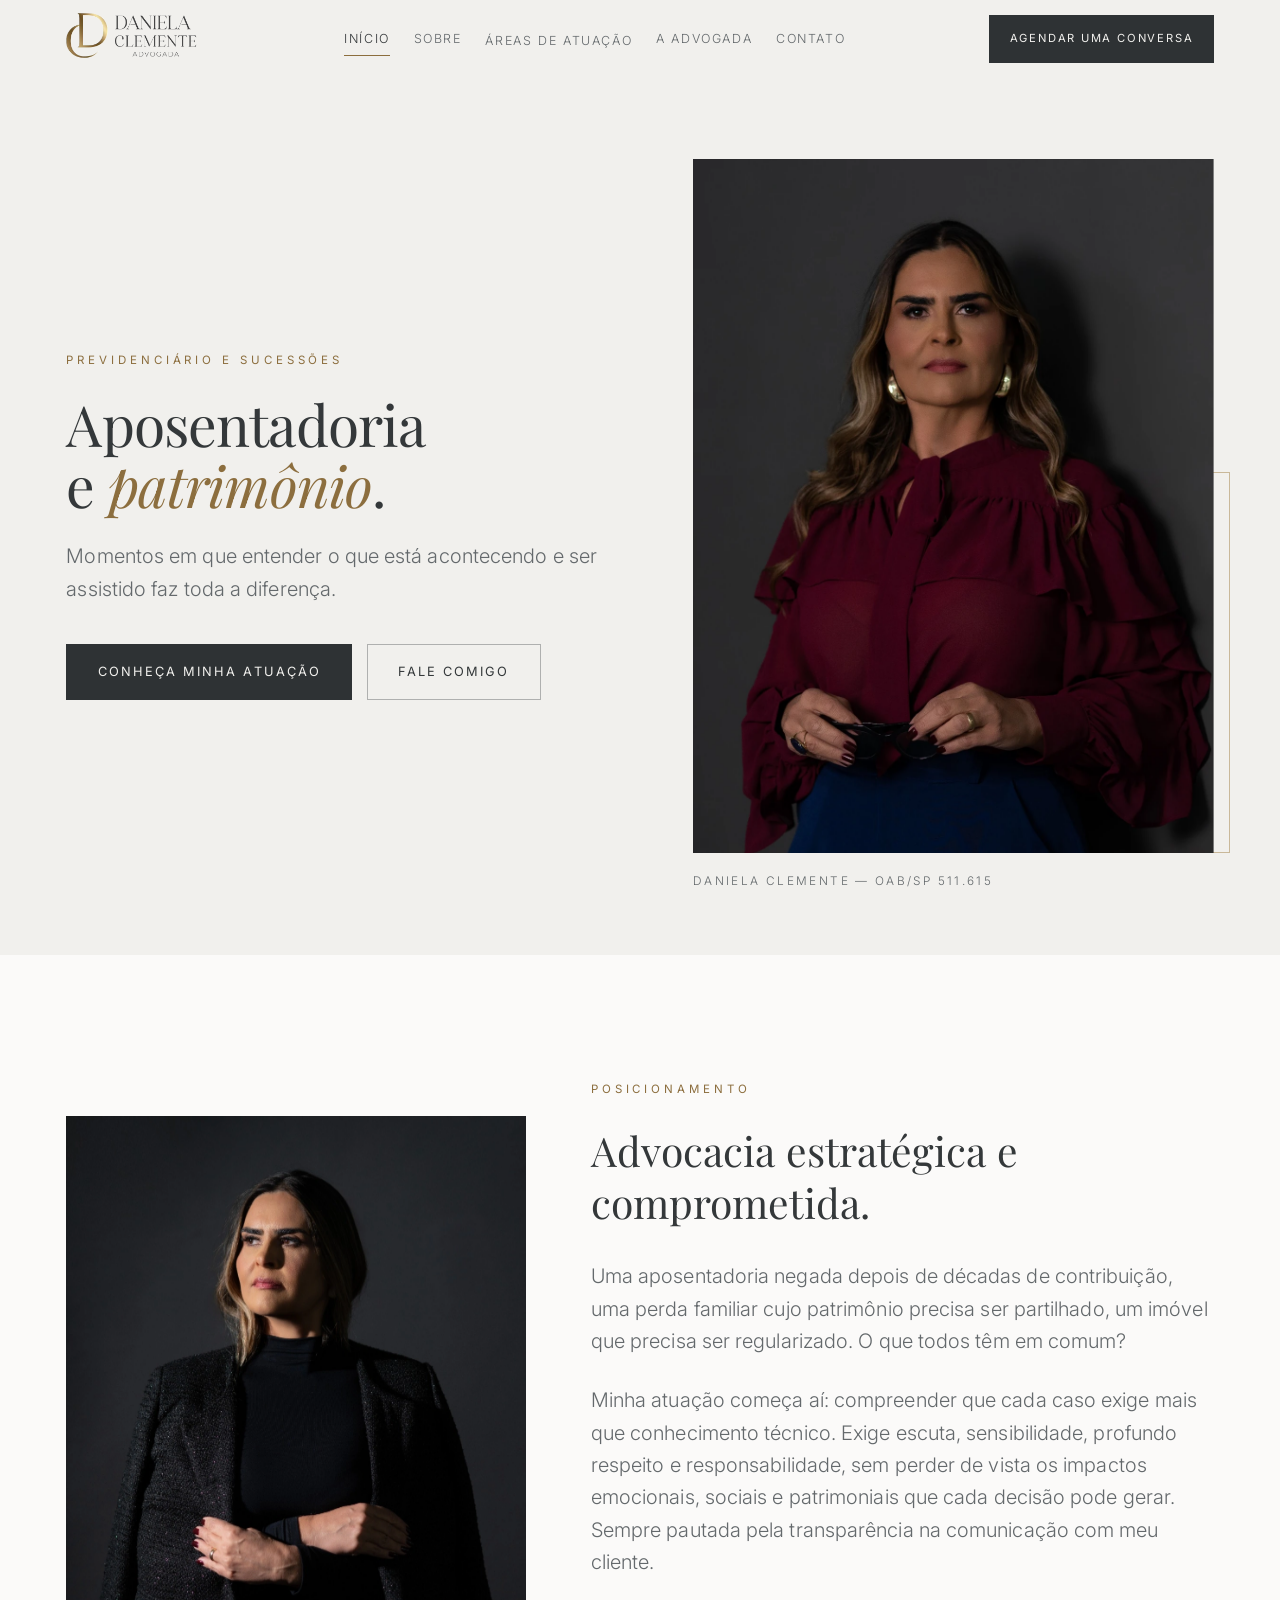
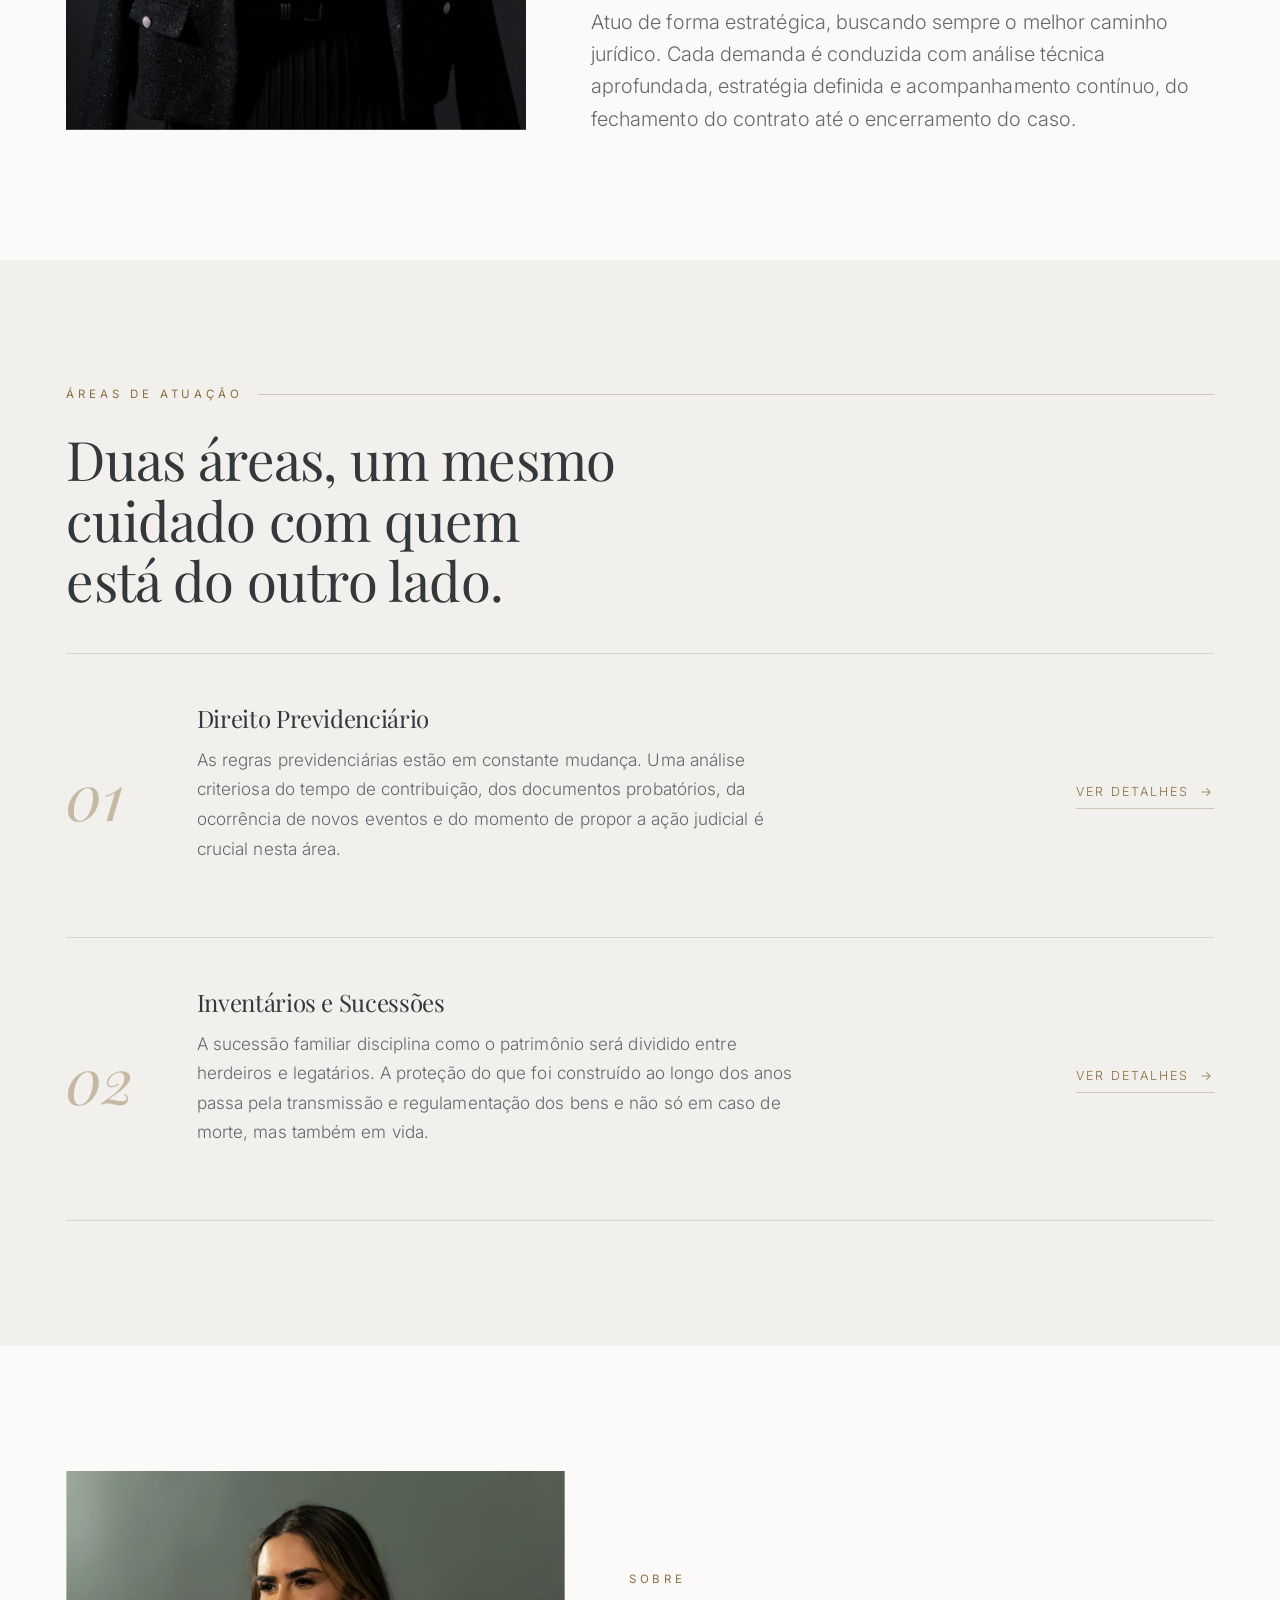
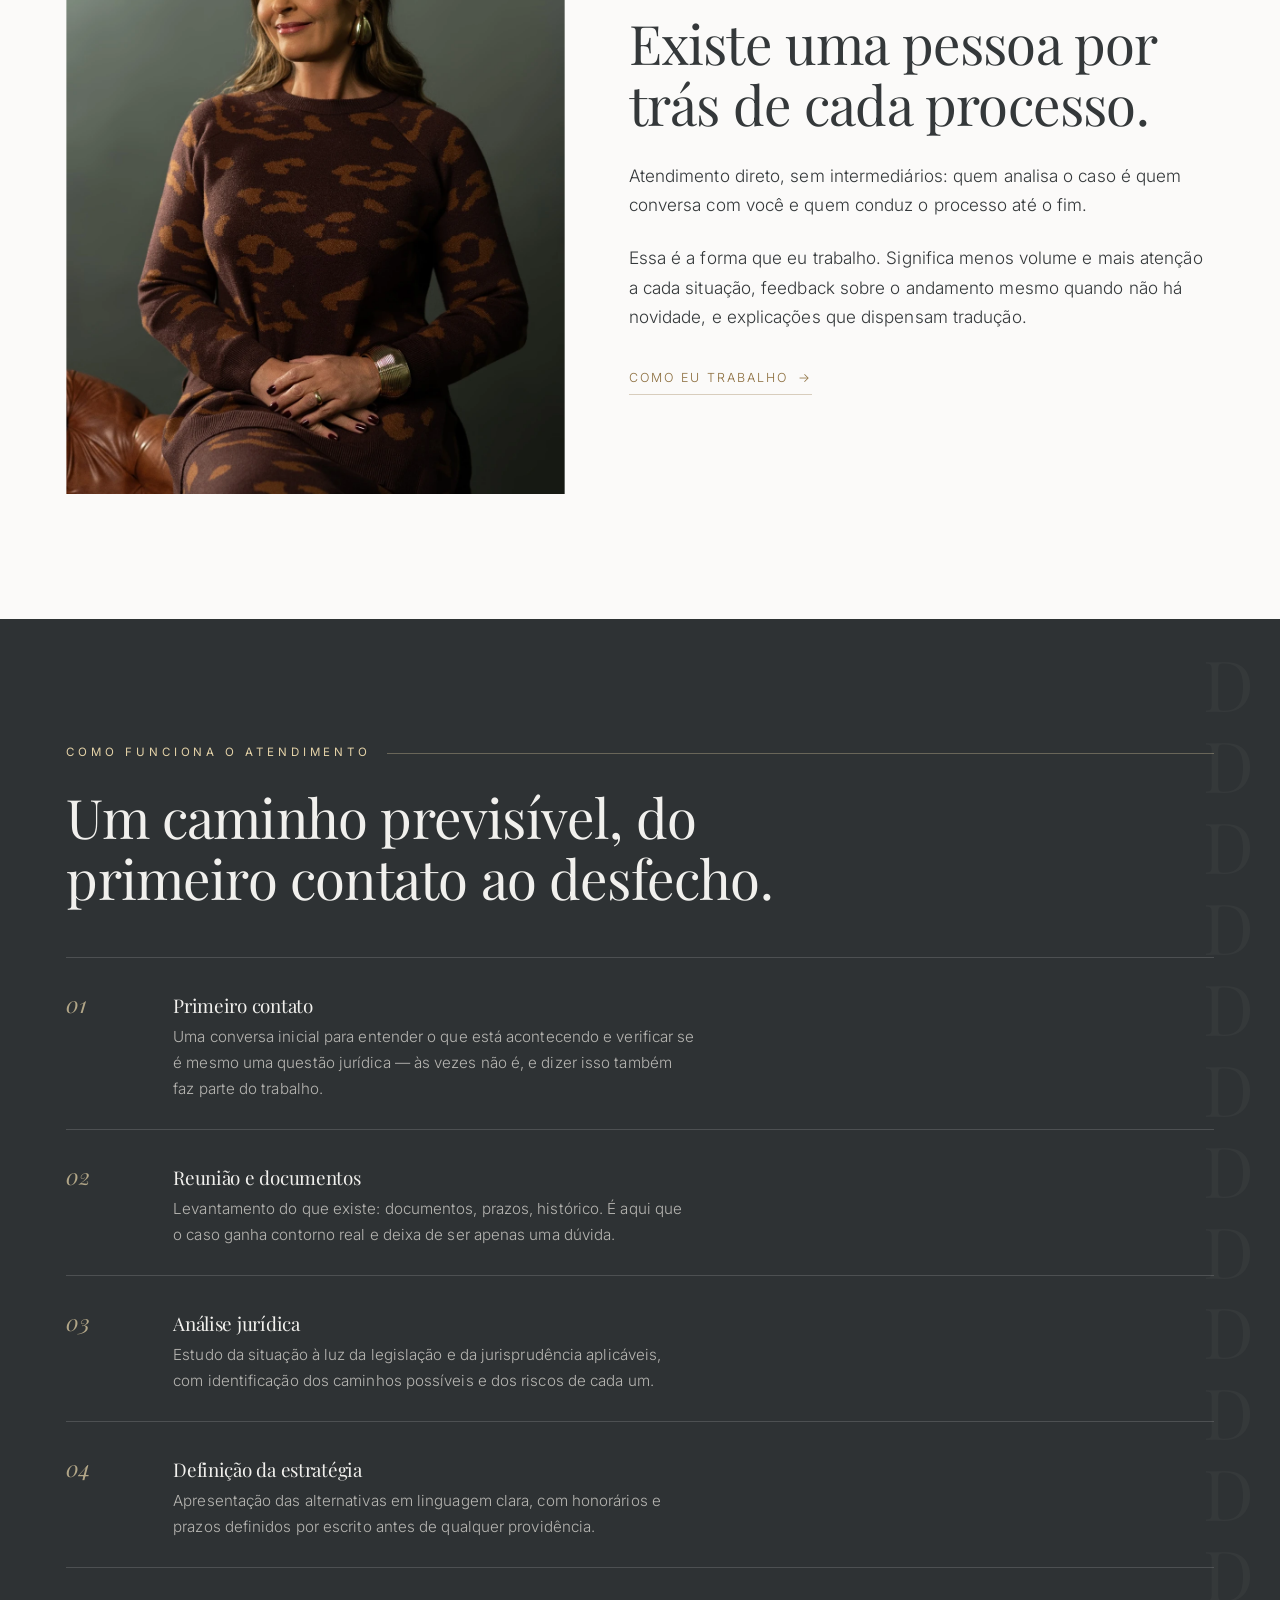
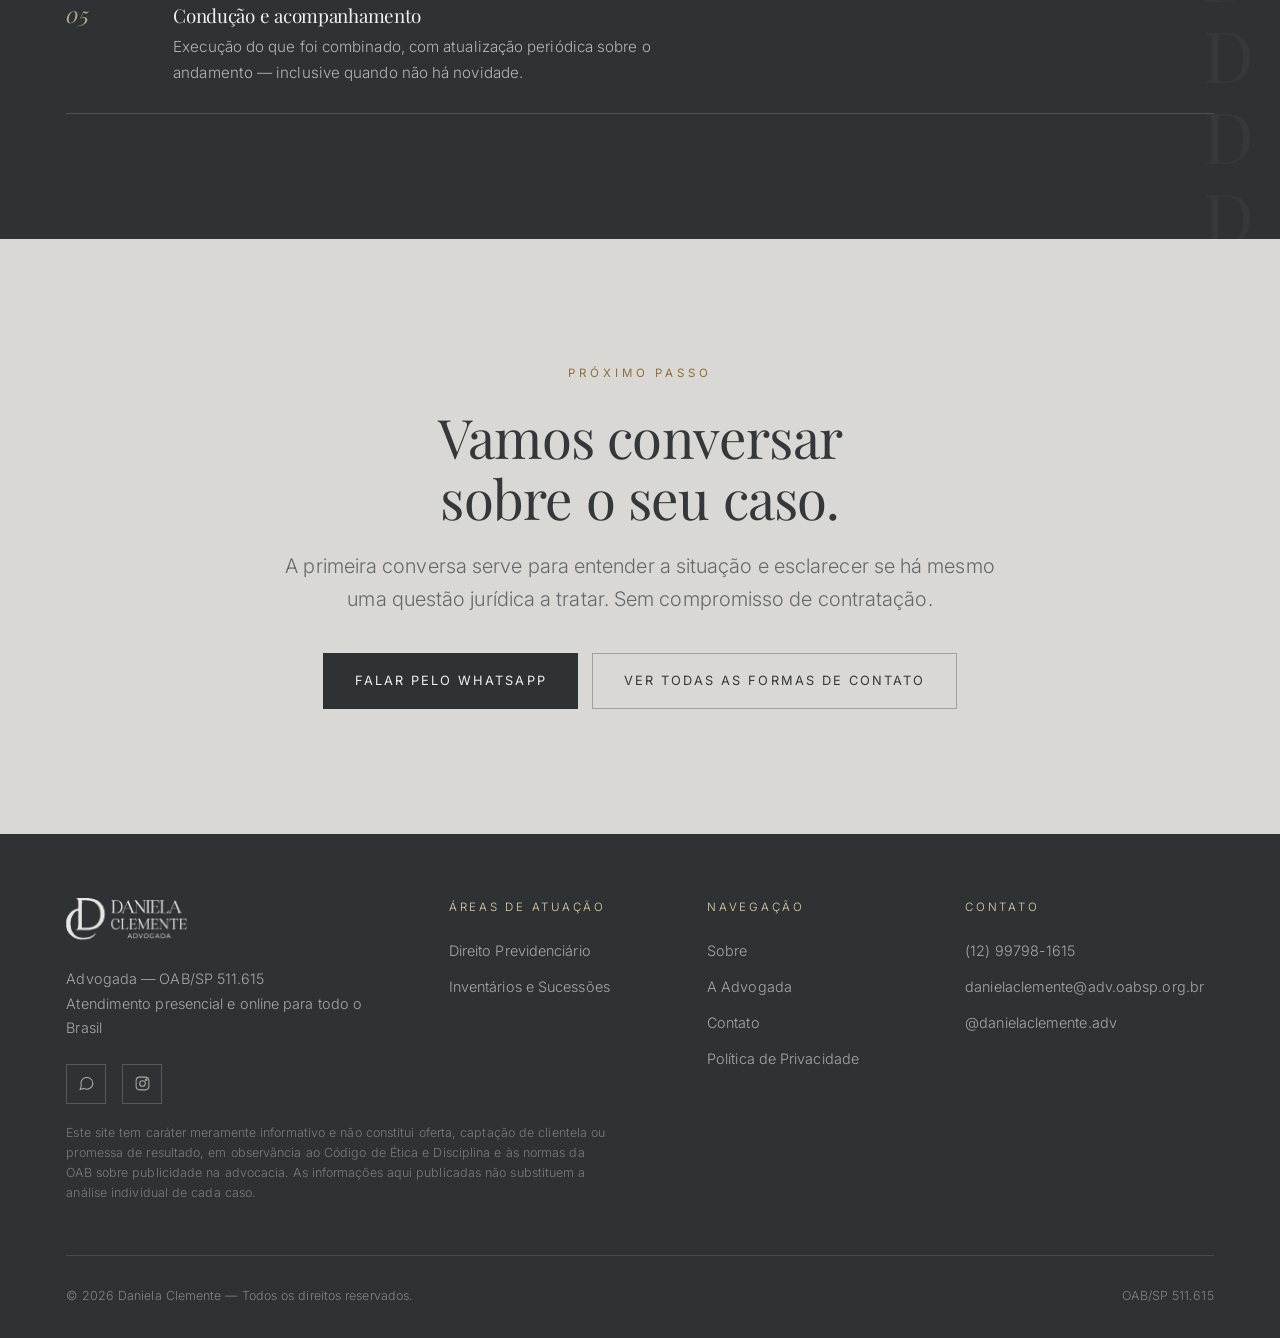
<file: index.html>
<!DOCTYPE html>
<html lang="pt-BR">
<head>
<meta charset="utf-8">
<meta name="viewport" content="width=device-width, initial-scale=1">
<title>Daniela Clemente — Advogada | Previdenciário, Inventários e Sucessões</title>
<meta name="description" content="Advocacia em Direito Previdenciário e em Inventários e Sucessões. Atendimento presencial e online para todo o Brasil. OAB/SP 511.615.">
<link rel="canonical" href="https://joaopedrowilliam.github.io/site-dinaela-clemente/">
<meta name="robots" content="noindex, nofollow">
<meta property="og:type" content="website">
<meta property="og:site_name" content="Daniela Clemente — Advogada">
<meta property="og:locale" content="pt_BR">
<meta property="og:title" content="Daniela Clemente — Advogada | Previdenciário, Inventários e Sucessões">
<meta property="og:description" content="Advocacia em Direito Previdenciário e em Inventários e Sucessões. Atendimento presencial e online para todo o Brasil. OAB/SP 511.615.">
<meta property="og:url" content="https://joaopedrowilliam.github.io/site-dinaela-clemente/">
<meta property="og:image" content="https://joaopedrowilliam.github.io/site-dinaela-clemente/assets/img/og.jpg">
<meta name="twitter:card" content="summary_large_image">
<meta name="theme-color" content="#2e3234">
<link rel="icon" href="assets/img/favicon.ico" sizes="any">
<link rel="icon" type="image/png" href="assets/img/icone-512.png" sizes="512x512">
<link rel="apple-touch-icon" href="assets/img/icone-180.png">
<link rel="manifest" href="site.webmanifest">
<link rel="preconnect" href="https://fonts.googleapis.com"><link rel="preconnect" href="https://fonts.gstatic.com" crossorigin><link rel="stylesheet" href="https://fonts.googleapis.com/css2?family=Playfair+Display:ital,wght@0,400;0,500;1,400&family=Inter:wght@300;400;500&display=swap">
<link rel="stylesheet" href="assets/style.css">
<script type="application/ld+json">
{
  "@context": "https://schema.org",
  "@type": "Attorney",
  "name": "Daniela Clemente",
  "description": "Advocacia em Direito Previdenciário e em Inventários e Sucessões.",
  "url": "https://joaopedrowilliam.github.io/site-dinaela-clemente",
  "telephone": "+5512997981615",
  "email": "danielaclemente@adv.oabsp.org.br",
  "sameAs": [
    "https://www.instagram.com/danielaclemente.adv/"
  ],
  "areaServed": {
    "@type": "Country",
    "name": "Brasil"
  },
  "knowsAbout": [
    "Direito Previdenciário",
    "Inventários e Sucessões"
  ]
}
</script>
</head>
<body>

<a class="pular-para-conteudo" href="#conteudo">Pular para o conteúdo</a>
<header class="cabecalho">
  <div class="env cabecalho__interno">
    <a class="marca" href="index.html" aria-label="Daniela Clemente — Advogada, página inicial"><img src="assets/img/logo.png" alt="Daniela Clemente — Advogada" width="504" height="196"></a>
    <nav class="nav" aria-label="Navegação principal"><a class="nav__link" href="index.html" aria-current="page">Início</a><a class="nav__link" href="sobre/">Sobre</a><div class="nav__grupo"><a class="nav__link" href="areas-de-atuacao/">Áreas de Atuação</a><div class="nav__submenu"><a href="areas-de-atuacao/">Visão geral</a><a href="areas-de-atuacao/direito-previdenciario/">Direito Previdenciário</a><a href="areas-de-atuacao/inventarios-e-sucessoes/">Inventários e Sucessões</a></div></div><a class="nav__link" href="a-advogada/">A Advogada</a><a class="nav__link" href="contato/">Contato</a></nav>
    <a class="btn btn--solido cabecalho__acao" href="https://wa.me/5512997981615?text=Olá%2C%20Daniela%2E%20Encontrei%20seu%20site%20e%20gostaria%20de%20conversar%20sobre%20um%20caso%2E" target="_blank" rel="noopener">Agendar uma conversa</a>
    <button class="hamburguer" aria-expanded="false" aria-controls="menu-mobile" aria-label="Abrir menu">
      <span></span><span></span><span></span>
    </button>
  </div>
</header>
<div class="menu-mobile" id="menu-mobile">
  <a class="menu-mobile__item" href="index.html">Início</a><a class="menu-mobile__item" href="sobre/">Sobre</a><a class="menu-mobile__item" href="areas-de-atuacao/">Áreas de Atuação</a><div class="menu-mobile__sub"><a href="areas-de-atuacao/direito-previdenciario/">Direito Previdenciário</a><a href="areas-de-atuacao/inventarios-e-sucessoes/">Inventários e Sucessões</a></div><a class="menu-mobile__item" href="a-advogada/">A Advogada</a><a class="menu-mobile__item" href="contato/">Contato</a>
  <a class="btn btn--solido" href="https://wa.me/5512997981615?text=Olá%2C%20Daniela%2E%20Encontrei%20seu%20site%20e%20gostaria%20de%20conversar%20sobre%20um%20caso%2E" target="_blank" rel="noopener">Agendar uma conversa</a>
</div>
<main id="conteudo">

<section class="hero">
  <div class="env hero__grade">
    <div>
      <span class="rotulo revelar">Previdenciário e Sucessões</span>
      <h1 class="hero__titulo revelar" data-atraso="1">
        Aposentadoria e <em>patrimônio</em>.
      </h1>
      <p class="lead hero__sub revelar" data-atraso="2">
        Momentos em que entender o que está acontecendo e ser assistido
        faz toda a diferença.
      </p>
      <div class="grupo-btn hero__acoes revelar" data-atraso="3">
        <a class="btn btn--solido" href="areas-de-atuacao/">Conheça minha atuação</a>
        <a class="btn btn--linha" href="https://wa.me/5512997981615?text=Olá%2C%20Daniela%2E%20Encontrei%20seu%20site%20e%20gostaria%20de%20conversar%20sobre%20um%20caso%2E" target="_blank" rel="noopener">Fale comigo</a>
      </div>
    </div>
    <figure class="hero__figura revelar revelar--imagem" data-atraso="1">
      <picture><source type="image/webp" sizes="(min-width: 1200px) 1100px, (min-width: 900px) 760px, (min-width: 600px) 760px, 95vw" srcset="assets/img/hero-capa-520.webp 520w, assets/img/hero-capa-760.webp 760w, assets/img/hero-capa-1100.webp 1100w, assets/img/hero-capa-1300.webp 1300w"><img src="assets/img/hero-capa-760.jpg" alt="Daniela Clemente, advogada" loading="eager" fetchpriority="high" decoding="async" width="1299" height="1952"></picture>
      <figcaption class="hero__nota">Daniela Clemente — OAB/SP 511.615</figcaption>
    </figure>
  </div>
</section>

<section class="secao secao--clara manifesto">
  <div class="env manifesto__grade">
    <figure class="manifesto__figura revelar revelar--imagem" data-parallax="0.018">
      <picture><source type="image/webp" sizes="(min-width: 1200px) 1100px, (min-width: 900px) 760px, (min-width: 600px) 760px, 95vw" srcset="assets/img/posicionamento-520.webp 520w, assets/img/posicionamento-760.webp 760w, assets/img/posicionamento-1064.webp 1064w"><img src="assets/img/posicionamento-760.jpg" alt="Daniela Clemente, advogada" loading="lazy" decoding="async" width="1299" height="1955"></picture>
    </figure>
    <div class="revelar" data-atraso="1">
      <span class="rotulo">Posicionamento</span>
      <p class="manifesto__citacao">Advocacia estratégica e comprometida.</p>
      <div class="prosa lead">
        <p>
          Uma aposentadoria negada depois de décadas de contribuição, uma perda familiar
          cujo patrimônio precisa ser partilhado, um imóvel que precisa ser regularizado.
          O que todos têm em comum?
        </p>
        <p>
          Minha atuação começa aí: compreender que cada caso exige mais que conhecimento
          técnico. Exige escuta, sensibilidade, profundo respeito e responsabilidade, sem
          perder de vista os impactos emocionais, sociais e patrimoniais que cada decisão
          pode gerar. Sempre pautada pela transparência na comunicação com meu cliente.
        </p>
        <p>
          Atuo de forma estratégica, buscando sempre o melhor caminho jurídico. Cada
          demanda é conduzida com análise técnica aprofundada, estratégia definida e
          acompanhamento contínuo, do fechamento do contrato até o encerramento do caso.
        </p>
      </div>
    </div>
  </div>
</section>

<section class="secao">
  <div class="env">
    <div class="revelar">
      <span class="rotulo rotulo--linha">Áreas de atuação</span>
      <h2 class="titulo-secao">
        Duas áreas, um mesmo cuidado com quem está do outro lado.
      </h2>
    </div>
    <div class="areas">
    <article class="area-item revelar">
      <span class="numero" aria-hidden="true">01</span>
      <div>
        <h3 class="area-item__titulo">Direito Previdenciário</h3>
        <p class="area-item__texto">As regras previdenciárias estão em constante mudança. Uma análise criteriosa do tempo de contribuição, dos documentos probatórios, da ocorrência de novos eventos e do momento de propor a ação judicial é crucial nesta área.</p>
      </div>
      <a class="link-seta area-item__acao" href="areas-de-atuacao/direito-previdenciario/">
        Ver detalhes<span aria-hidden="true">→</span>
      </a>
    </article>
    <article class="area-item revelar">
      <span class="numero" aria-hidden="true">02</span>
      <div>
        <h3 class="area-item__titulo">Inventários e Sucessões</h3>
        <p class="area-item__texto">A sucessão familiar disciplina como o patrimônio será dividido entre herdeiros e legatários. A proteção do que foi construído ao longo dos anos passa pela transmissão e regulamentação dos bens e não só em caso de morte, mas também em vida.</p>
      </div>
      <a class="link-seta area-item__acao" href="areas-de-atuacao/inventarios-e-sucessoes/">
        Ver detalhes<span aria-hidden="true">→</span>
      </a>
    </article></div>
  </div>
</section>

<section class="secao secao--clara">
  <div class="env retrato-bloco">
    <figure class="revelar revelar--imagem">
      <picture><source type="image/webp" sizes="(min-width: 1200px) 1100px, (min-width: 900px) 760px, (min-width: 600px) 760px, 95vw" srcset="assets/img/sobre-520.webp 520w, assets/img/sobre-760.webp 760w, assets/img/sobre-1100.webp 1100w, assets/img/sobre-1300.webp 1300w"><img src="assets/img/sobre-760.jpg" alt="Daniela Clemente, advogada" loading="lazy" decoding="async" width="1300" height="1954"></picture>
    </figure>
    <div class="revelar" data-atraso="1">
      <span class="rotulo">Sobre</span>
      <h2 class="titulo-secao titulo-secao--solto">
        Existe uma pessoa por trás de cada processo.
      </h2>
      <div class="prosa">
        <p>
          Atendimento direto, sem intermediários: quem analisa o caso é quem conversa com
          você e quem conduz o processo até o fim.
        </p>
        <p>
          Essa é a forma que eu trabalho. Significa menos volume e mais atenção a cada
          situação, feedback sobre o andamento mesmo quando não há novidade, e explicações
          que dispensam tradução.
        </p>
      </div>
      <div class="grupo-btn" style="margin-top: 2.2rem;">
        <a class="link-seta" href="sobre/">Como eu trabalho<span aria-hidden="true">→</span></a>
      </div>
    </div>
  </div>
</section>

<section class="secao secao--escura">
  <div class="monograma-faixa"></div>
  <div class="env">
    <div class="revelar bloco-intro">
      <span class="rotulo rotulo--linha">Como funciona o atendimento</span>
      <h2 class="titulo-secao">
        Um caminho previsível, do primeiro contato ao desfecho.
      </h2>
    </div>
    <div class="etapas">
      <div class="etapa revelar">
        <span class="etapa__num" aria-hidden="true">01</span>
        <div>
          <h3 class="etapa__titulo">Primeiro contato</h3>
          <p class="etapa__texto">Uma conversa inicial para entender o que está acontecendo e verificar se é mesmo uma questão jurídica — às vezes não é, e dizer isso também faz parte do trabalho.</p>
        </div>
      </div>
      <div class="etapa revelar">
        <span class="etapa__num" aria-hidden="true">02</span>
        <div>
          <h3 class="etapa__titulo">Reunião e documentos</h3>
          <p class="etapa__texto">Levantamento do que existe: documentos, prazos, histórico. É aqui que o caso ganha contorno real e deixa de ser apenas uma dúvida.</p>
        </div>
      </div>
      <div class="etapa revelar">
        <span class="etapa__num" aria-hidden="true">03</span>
        <div>
          <h3 class="etapa__titulo">Análise jurídica</h3>
          <p class="etapa__texto">Estudo da situação à luz da legislação e da jurisprudência aplicáveis, com identificação dos caminhos possíveis e dos riscos de cada um.</p>
        </div>
      </div>
      <div class="etapa revelar">
        <span class="etapa__num" aria-hidden="true">04</span>
        <div>
          <h3 class="etapa__titulo">Definição da estratégia</h3>
          <p class="etapa__texto">Apresentação das alternativas em linguagem clara, com honorários e prazos definidos por escrito antes de qualquer providência.</p>
        </div>
      </div>
      <div class="etapa revelar">
        <span class="etapa__num" aria-hidden="true">05</span>
        <div>
          <h3 class="etapa__titulo">Condução e acompanhamento</h3>
          <p class="etapa__texto">Execução do que foi combinado, com atualização periódica sobre o andamento — inclusive quando não há novidade.</p>
        </div>
      </div></div>
  </div>
</section>



<section class="secao secao--greige">
  <div class="env env--estreito cta-final revelar">
    <span class="rotulo">Próximo passo</span>
    <h2>Vamos conversar sobre o seu caso.</h2>
    <p class="lead">A primeira conversa serve para entender a situação e esclarecer se há mesmo uma questão jurídica a tratar. Sem compromisso de contratação.</p>
    <div class="grupo-btn">
      <a class="btn btn--solido" href="https://wa.me/5512997981615?text=Olá%2C%20Daniela%2E%20Encontrei%20seu%20site%20e%20gostaria%20de%20conversar%20sobre%20um%20caso%2E" target="_blank" rel="noopener">Falar pelo WhatsApp</a>
      <a class="btn btn--linha" href="contato/">Ver todas as formas de contato</a>
    </div>
  </div>
</section>
</main>

<footer class="rodape">
  <div class="env">
    <div class="rodape__grade">
      <div>
        <div class="rodape__marca"><img src="assets/img/logo-claro.png" alt="Daniela Clemente — Advogada" width="504" height="196"></div>
        <p>Advogada — OAB/SP 511.615<br>Atendimento presencial e online para todo o Brasil</p>
        <div class="rodape__sociais">
          <a href="https://wa.me/5512997981615?text=Olá%2C%20Daniela%2E%20Encontrei%20seu%20site%20e%20gostaria%20de%20conversar%20sobre%20um%20caso%2E" target="_blank" rel="noopener" aria-label="WhatsApp"><svg viewBox="0 0 24 24" width="17" height="17" fill="none" stroke="currentColor" stroke-width="1.5" aria-hidden="true"><path d="M21 11.5a8.5 8.5 0 0 1-12.6 7.4L3 20.5l1.7-5.2A8.5 8.5 0 1 1 21 11.5Z"/></svg></a>
          <a href="https://www.instagram.com/danielaclemente.adv/" target="_blank" rel="noopener" aria-label="Instagram"><svg viewBox="0 0 24 24" width="17" height="17" fill="none" stroke="currentColor" stroke-width="1.5" aria-hidden="true"><rect x="3" y="3" width="18" height="18" rx="5"/><circle cx="12" cy="12" r="4"/><circle cx="17.2" cy="6.8" r="1"/></svg></a>
        </div>
      </div>
      <div>
        <p class="rodape__titulo">Áreas de atuação</p>
        <ul class="rodape__lista"><li><a href="areas-de-atuacao/direito-previdenciario/">Direito Previdenciário</a></li><li><a href="areas-de-atuacao/inventarios-e-sucessoes/">Inventários e Sucessões</a></li></ul>
      </div>
      <div>
        <p class="rodape__titulo">Navegação</p>
        <ul class="rodape__lista">
          <li><a href="sobre/">Sobre</a></li>
          <li><a href="a-advogada/">A Advogada</a></li>
          <li><a href="contato/">Contato</a></li>
          <li><a href="politica-de-privacidade/">Política de Privacidade</a></li>
        </ul>
      </div>
      <div>
        <p class="rodape__titulo">Contato</p>
        <ul class="rodape__lista">
          <li><a href="https://wa.me/5512997981615?text=Olá%2C%20Daniela%2E%20Encontrei%20seu%20site%20e%20gostaria%20de%20conversar%20sobre%20um%20caso%2E" target="_blank" rel="noopener">(12) 99798-1615</a></li>
          <li><a href="mailto:danielaclemente@adv.oabsp.org.br">danielaclemente@adv.oabsp.org.br</a></li>
          <li><a href="https://www.instagram.com/danielaclemente.adv/" target="_blank" rel="noopener">@danielaclemente.adv</a></li>
        </ul>
      </div>
    </div>

    <p class="rodape__aviso">
      Este site tem caráter meramente informativo e não constitui oferta, captação de clientela ou
      promessa de resultado, em observância ao Código de Ética e Disciplina e às normas da OAB sobre
      publicidade na advocacia. As informações aqui publicadas não substituem a análise individual
      de cada caso.
    </p>

    <div class="rodape__base">
      <span>© 2026 Daniela Clemente — Todos os direitos reservados.</span>
      <span>OAB/SP 511.615</span>
    </div>
  </div>
</footer>
<a class="whats-flutuante" href="https://wa.me/5512997981615?text=Olá%2C%20Daniela%2E%20Encontrei%20seu%20site%20e%20gostaria%20de%20conversar%20sobre%20um%20caso%2E" target="_blank" rel="noopener" aria-label="Falar pelo WhatsApp">
  <svg viewBox="0 0 24 24" width="23" height="23" fill="none" stroke="currentColor"
       stroke-width="1.5" stroke-linecap="round" stroke-linejoin="round" aria-hidden="true">
    <path d="M21 11.5a8.5 8.5 0 0 1-12.6 7.4L3 20.5l1.7-5.2A8.5 8.5 0 1 1 21 11.5Z"/>
    <path d="M8.7 9.4c.35 2.6 2.6 4.85 5.2 5.2l1-1.4 2 .9-.3 1.7c-3.7.5-7.6-3.4-8.1-8.1l1.7-.3.9 2-1.4 1Z"/>
  </svg>
  <span class="whats-flutuante__texto">Falar pelo WhatsApp</span>
</a>
<script src="assets/main.js" defer></script>
</body>
</html>
</file>
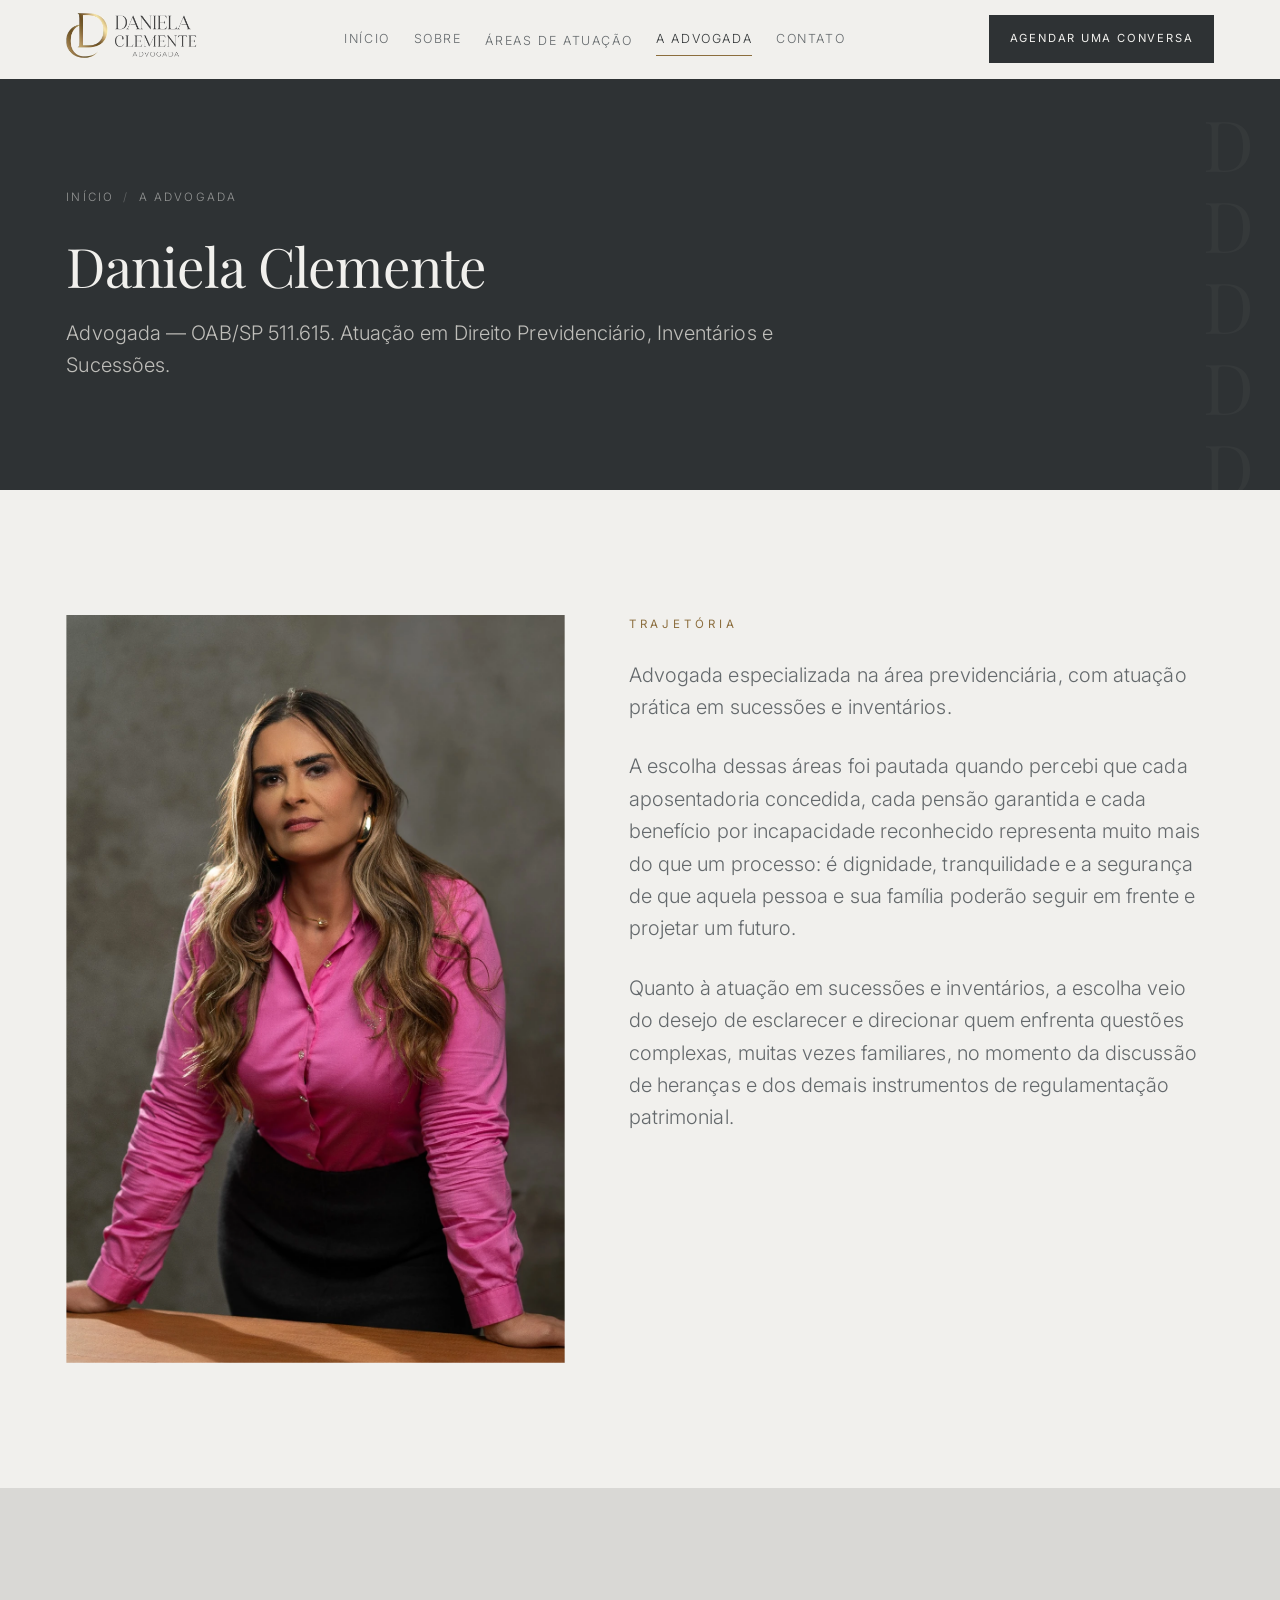
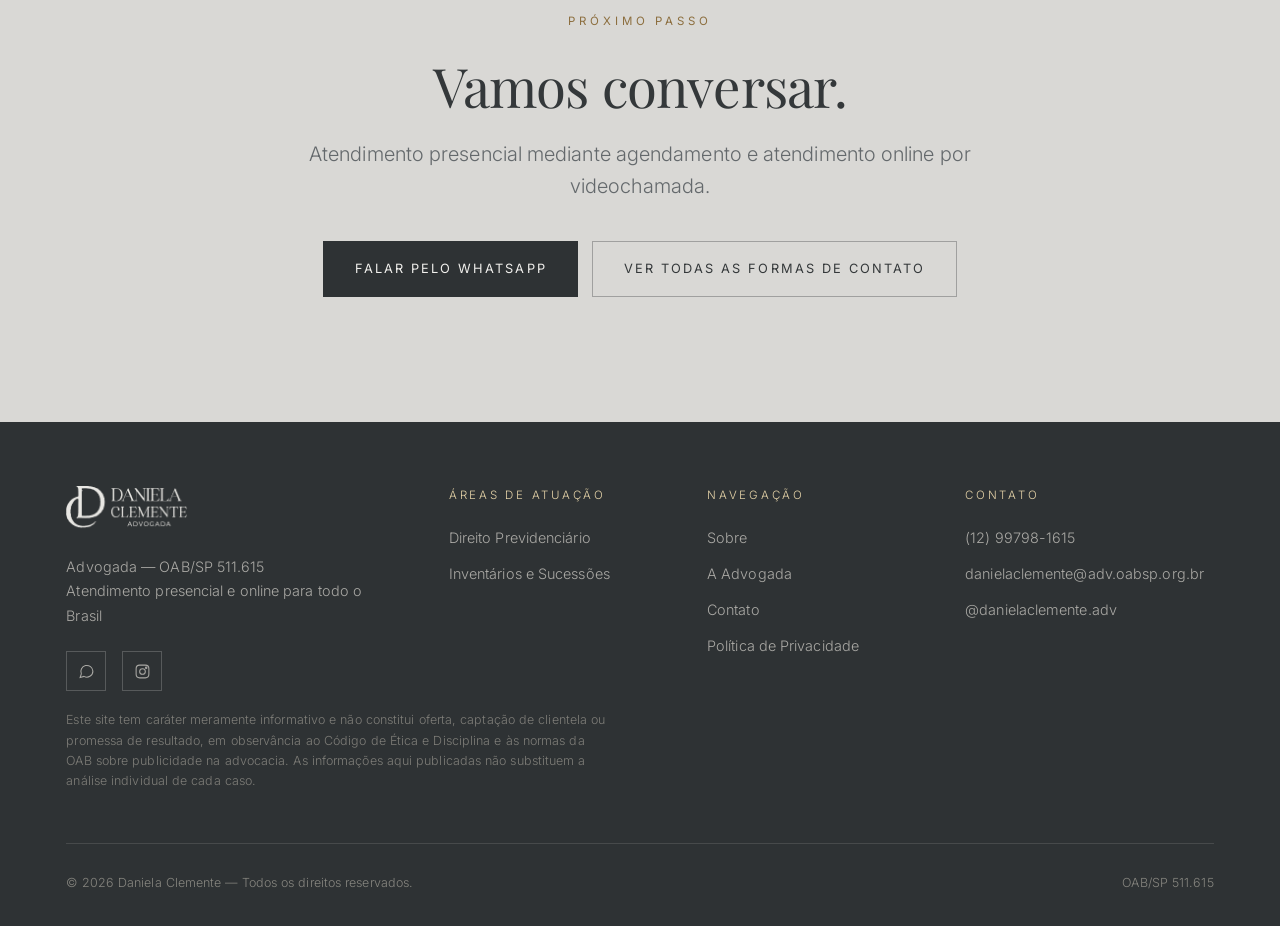
<file: a-advogada/index.html>
<!DOCTYPE html>
<html lang="pt-BR">
<head>
<meta charset="utf-8">
<meta name="viewport" content="width=device-width, initial-scale=1">
<title>Daniela Clemente | Advogada — OAB/SP 511.615</title>
<meta name="description" content="Advogada — OAB/SP 511.615. Trajetória, formação e forma de atendimento.">
<link rel="canonical" href="https://joaopedrowilliam.github.io/site-dinaela-clemente/a-advogada/">
<meta name="robots" content="noindex, nofollow">
<meta property="og:type" content="website">
<meta property="og:site_name" content="Daniela Clemente — Advogada">
<meta property="og:locale" content="pt_BR">
<meta property="og:title" content="Daniela Clemente | Advogada — OAB/SP 511.615">
<meta property="og:description" content="Advogada — OAB/SP 511.615. Trajetória, formação e forma de atendimento.">
<meta property="og:url" content="https://joaopedrowilliam.github.io/site-dinaela-clemente/a-advogada/">
<meta property="og:image" content="https://joaopedrowilliam.github.io/site-dinaela-clemente/assets/img/og.jpg">
<meta name="twitter:card" content="summary_large_image">
<meta name="theme-color" content="#2e3234">
<link rel="icon" href="../assets/img/favicon.ico" sizes="any">
<link rel="icon" type="image/png" href="../assets/img/icone-512.png" sizes="512x512">
<link rel="apple-touch-icon" href="../assets/img/icone-180.png">
<link rel="manifest" href="../site.webmanifest">
<link rel="preconnect" href="https://fonts.googleapis.com"><link rel="preconnect" href="https://fonts.gstatic.com" crossorigin><link rel="stylesheet" href="https://fonts.googleapis.com/css2?family=Playfair+Display:ital,wght@0,400;0,500;1,400&family=Inter:wght@300;400;500&display=swap">
<link rel="stylesheet" href="../assets/style.css">
<script type="application/ld+json">
{
  "@context": "https://schema.org",
  "@type": "Attorney",
  "name": "Daniela Clemente",
  "description": "Advocacia em Direito Previdenciário e em Inventários e Sucessões.",
  "url": "https://joaopedrowilliam.github.io/site-dinaela-clemente",
  "telephone": "+5512997981615",
  "email": "danielaclemente@adv.oabsp.org.br",
  "sameAs": [
    "https://www.instagram.com/danielaclemente.adv/"
  ],
  "areaServed": {
    "@type": "Country",
    "name": "Brasil"
  },
  "knowsAbout": [
    "Direito Previdenciário",
    "Inventários e Sucessões"
  ]
}
</script>
</head>
<body>

<a class="pular-para-conteudo" href="#conteudo">Pular para o conteúdo</a>
<header class="cabecalho">
  <div class="env cabecalho__interno">
    <a class="marca" href="../index.html" aria-label="Daniela Clemente — Advogada, página inicial"><img src="../assets/img/logo.png" alt="Daniela Clemente — Advogada" width="504" height="196"></a>
    <nav class="nav" aria-label="Navegação principal"><a class="nav__link" href="../index.html">Início</a><a class="nav__link" href="../sobre/">Sobre</a><div class="nav__grupo"><a class="nav__link" href="../areas-de-atuacao/">Áreas de Atuação</a><div class="nav__submenu"><a href="../areas-de-atuacao/">Visão geral</a><a href="../areas-de-atuacao/direito-previdenciario/">Direito Previdenciário</a><a href="../areas-de-atuacao/inventarios-e-sucessoes/">Inventários e Sucessões</a></div></div><a class="nav__link" href="../a-advogada/" aria-current="page">A Advogada</a><a class="nav__link" href="../contato/">Contato</a></nav>
    <a class="btn btn--solido cabecalho__acao" href="https://wa.me/5512997981615?text=Olá%2C%20Daniela%2E%20Encontrei%20seu%20site%20e%20gostaria%20de%20conversar%20sobre%20um%20caso%2E" target="_blank" rel="noopener">Agendar uma conversa</a>
    <button class="hamburguer" aria-expanded="false" aria-controls="menu-mobile" aria-label="Abrir menu">
      <span></span><span></span><span></span>
    </button>
  </div>
</header>
<div class="menu-mobile" id="menu-mobile">
  <a class="menu-mobile__item" href="../index.html">Início</a><a class="menu-mobile__item" href="../sobre/">Sobre</a><a class="menu-mobile__item" href="../areas-de-atuacao/">Áreas de Atuação</a><div class="menu-mobile__sub"><a href="../areas-de-atuacao/direito-previdenciario/">Direito Previdenciário</a><a href="../areas-de-atuacao/inventarios-e-sucessoes/">Inventários e Sucessões</a></div><a class="menu-mobile__item" href="../a-advogada/">A Advogada</a><a class="menu-mobile__item" href="../contato/">Contato</a>
  <a class="btn btn--solido" href="https://wa.me/5512997981615?text=Olá%2C%20Daniela%2E%20Encontrei%20seu%20site%20e%20gostaria%20de%20conversar%20sobre%20um%20caso%2E" target="_blank" rel="noopener">Agendar uma conversa</a>
</div>
<main id="conteudo">

<section class="pagina-topo">
  <div class="monograma-faixa"></div>
  <div class="env">
    <p class="migalhas"><a href="../index.html">Início</a><span>/</span>A Advogada</p>
    <h1 class="revelar">Daniela Clemente</h1>
    <p class="lead revelar" data-atraso="1">Advogada — OAB/SP 511.615. Atuação em Direito Previdenciário, Inventários e Sucessões.</p>
  </div>
</section>
<section class="secao">
  <div class="env retrato-bloco retrato-bloco--integral">
    <figure class="revelar revelar--imagem">
      <picture><source type="image/webp" sizes="(min-width: 1200px) 1100px, (min-width: 900px) 760px, (min-width: 600px) 760px, 95vw" srcset="../assets/img/advogada-520.webp 520w, ../assets/img/advogada-760.webp 760w, ../assets/img/advogada-1100.webp 1100w, ../assets/img/advogada-1300.webp 1300w"><img src="../assets/img/advogada-760.jpg" alt="Retrato profissional de Daniela Clemente" loading="lazy" decoding="async" width="1300" height="1951"></picture>
    </figure>
    <div class="revelar" data-atraso="1">
      <span class="rotulo">Trajetória</span>
      <div class="prosa lead">
        <p>
          Advogada especializada na área previdenciária, com atuação prática em sucessões
          e inventários.
        </p>
        <p>
          A escolha dessas áreas foi pautada quando percebi que cada aposentadoria
          concedida, cada pensão garantida e cada benefício por incapacidade reconhecido
          representa muito mais do que um processo: é dignidade, tranquilidade e a
          segurança de que aquela pessoa e sua família poderão seguir em frente e
          projetar um futuro.
        </p>
        <p>
          Quanto à atuação em sucessões e inventários, a escolha veio do desejo de
          esclarecer e direcionar quem enfrenta questões complexas, muitas vezes
          familiares, no momento da discussão de heranças e dos demais instrumentos de
          regulamentação patrimonial.
        </p>
      </div>
    </div>
  </div>
</section>


<section class="secao secao--greige">
  <div class="env env--estreito cta-final revelar">
    <span class="rotulo">Próximo passo</span>
    <h2>Vamos conversar.</h2>
    <p class="lead">Atendimento presencial mediante agendamento e atendimento online por videochamada.</p>
    <div class="grupo-btn">
      <a class="btn btn--solido" href="https://wa.me/5512997981615?text=Olá%2C%20Daniela%2E%20Encontrei%20seu%20site%20e%20gostaria%20de%20conversar%20sobre%20um%20caso%2E" target="_blank" rel="noopener">Falar pelo WhatsApp</a>
      <a class="btn btn--linha" href="../contato/">Ver todas as formas de contato</a>
    </div>
  </div>
</section>
</main>

<footer class="rodape">
  <div class="env">
    <div class="rodape__grade">
      <div>
        <div class="rodape__marca"><img src="../assets/img/logo-claro.png" alt="Daniela Clemente — Advogada" width="504" height="196"></div>
        <p>Advogada — OAB/SP 511.615<br>Atendimento presencial e online para todo o Brasil</p>
        <div class="rodape__sociais">
          <a href="https://wa.me/5512997981615?text=Olá%2C%20Daniela%2E%20Encontrei%20seu%20site%20e%20gostaria%20de%20conversar%20sobre%20um%20caso%2E" target="_blank" rel="noopener" aria-label="WhatsApp"><svg viewBox="0 0 24 24" width="17" height="17" fill="none" stroke="currentColor" stroke-width="1.5" aria-hidden="true"><path d="M21 11.5a8.5 8.5 0 0 1-12.6 7.4L3 20.5l1.7-5.2A8.5 8.5 0 1 1 21 11.5Z"/></svg></a>
          <a href="https://www.instagram.com/danielaclemente.adv/" target="_blank" rel="noopener" aria-label="Instagram"><svg viewBox="0 0 24 24" width="17" height="17" fill="none" stroke="currentColor" stroke-width="1.5" aria-hidden="true"><rect x="3" y="3" width="18" height="18" rx="5"/><circle cx="12" cy="12" r="4"/><circle cx="17.2" cy="6.8" r="1"/></svg></a>
        </div>
      </div>
      <div>
        <p class="rodape__titulo">Áreas de atuação</p>
        <ul class="rodape__lista"><li><a href="../areas-de-atuacao/direito-previdenciario/">Direito Previdenciário</a></li><li><a href="../areas-de-atuacao/inventarios-e-sucessoes/">Inventários e Sucessões</a></li></ul>
      </div>
      <div>
        <p class="rodape__titulo">Navegação</p>
        <ul class="rodape__lista">
          <li><a href="../sobre/">Sobre</a></li>
          <li><a href="../a-advogada/">A Advogada</a></li>
          <li><a href="../contato/">Contato</a></li>
          <li><a href="../politica-de-privacidade/">Política de Privacidade</a></li>
        </ul>
      </div>
      <div>
        <p class="rodape__titulo">Contato</p>
        <ul class="rodape__lista">
          <li><a href="https://wa.me/5512997981615?text=Olá%2C%20Daniela%2E%20Encontrei%20seu%20site%20e%20gostaria%20de%20conversar%20sobre%20um%20caso%2E" target="_blank" rel="noopener">(12) 99798-1615</a></li>
          <li><a href="mailto:danielaclemente@adv.oabsp.org.br">danielaclemente@adv.oabsp.org.br</a></li>
          <li><a href="https://www.instagram.com/danielaclemente.adv/" target="_blank" rel="noopener">@danielaclemente.adv</a></li>
        </ul>
      </div>
    </div>

    <p class="rodape__aviso">
      Este site tem caráter meramente informativo e não constitui oferta, captação de clientela ou
      promessa de resultado, em observância ao Código de Ética e Disciplina e às normas da OAB sobre
      publicidade na advocacia. As informações aqui publicadas não substituem a análise individual
      de cada caso.
    </p>

    <div class="rodape__base">
      <span>© 2026 Daniela Clemente — Todos os direitos reservados.</span>
      <span>OAB/SP 511.615</span>
    </div>
  </div>
</footer>
<a class="whats-flutuante" href="https://wa.me/5512997981615?text=Olá%2C%20Daniela%2E%20Encontrei%20seu%20site%20e%20gostaria%20de%20conversar%20sobre%20um%20caso%2E" target="_blank" rel="noopener" aria-label="Falar pelo WhatsApp">
  <svg viewBox="0 0 24 24" width="23" height="23" fill="none" stroke="currentColor"
       stroke-width="1.5" stroke-linecap="round" stroke-linejoin="round" aria-hidden="true">
    <path d="M21 11.5a8.5 8.5 0 0 1-12.6 7.4L3 20.5l1.7-5.2A8.5 8.5 0 1 1 21 11.5Z"/>
    <path d="M8.7 9.4c.35 2.6 2.6 4.85 5.2 5.2l1-1.4 2 .9-.3 1.7c-3.7.5-7.6-3.4-8.1-8.1l1.7-.3.9 2-1.4 1Z"/>
  </svg>
  <span class="whats-flutuante__texto">Falar pelo WhatsApp</span>
</a>
<script src="../assets/main.js" defer></script>
</body>
</html>
</file>
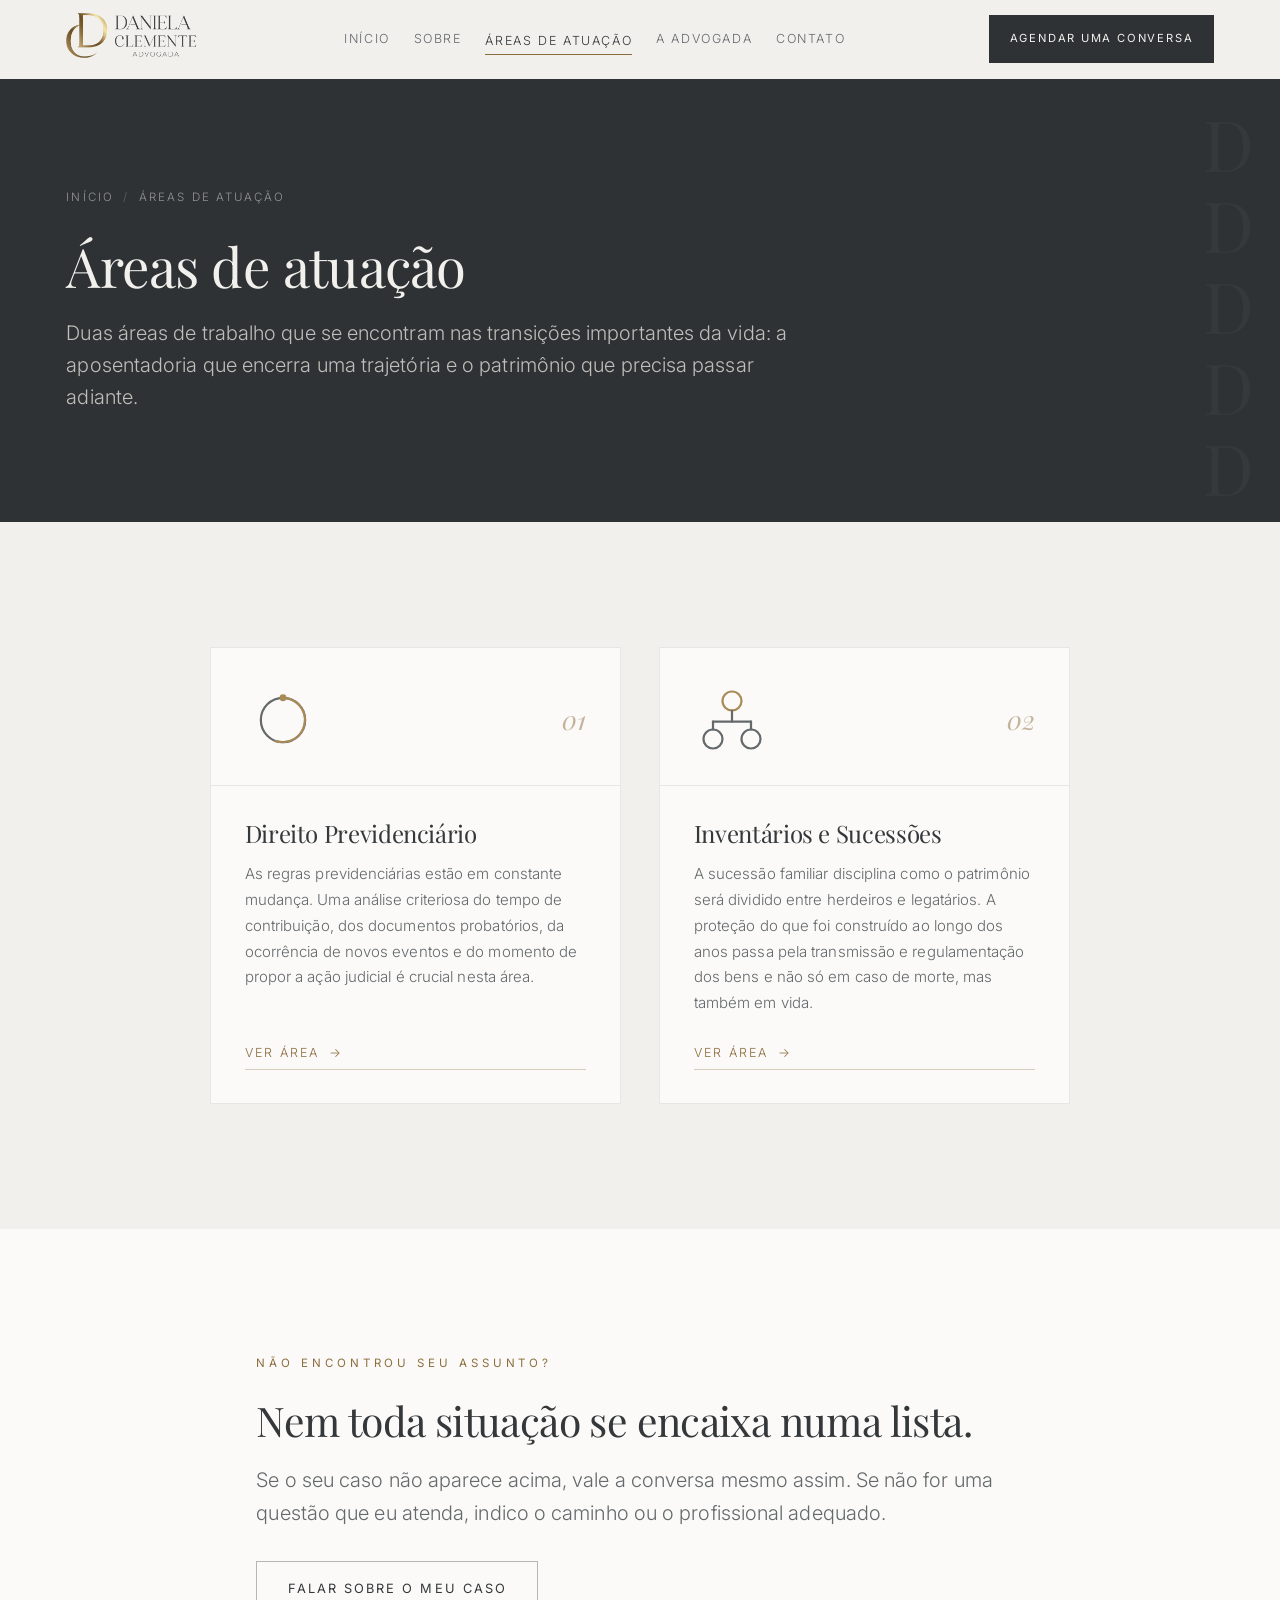
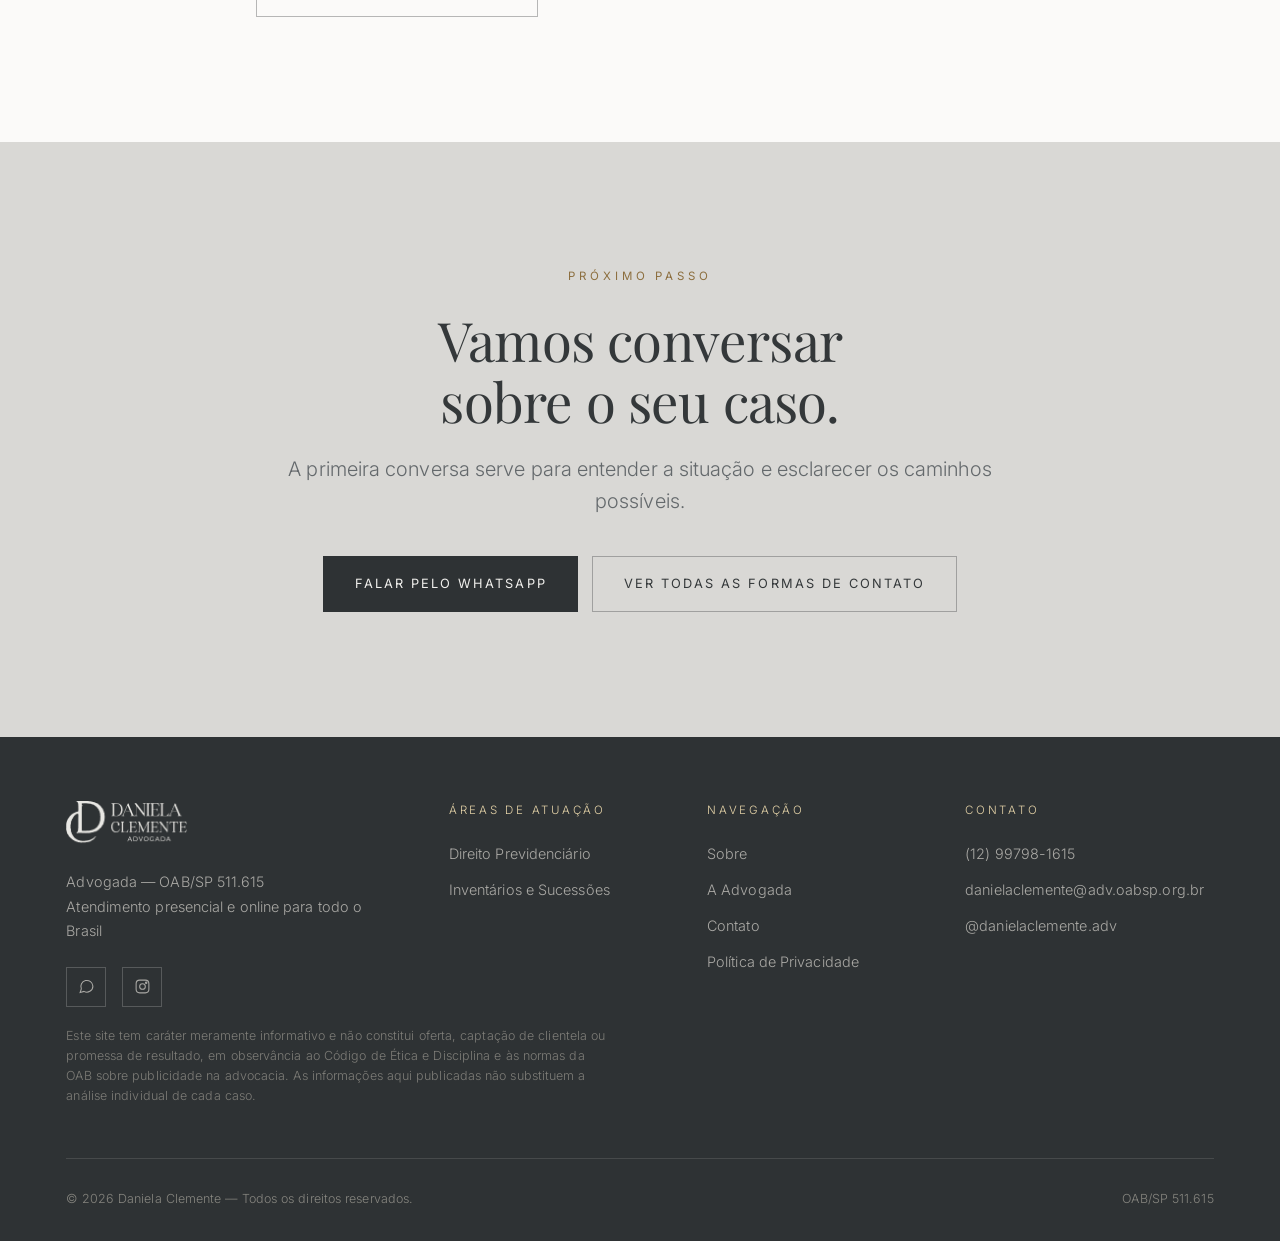
<file: areas-de-atuacao/index.html>
<!DOCTYPE html>
<html lang="pt-BR">
<head>
<meta charset="utf-8">
<meta name="viewport" content="width=device-width, initial-scale=1">
<title>Áreas de atuação | Daniela Clemente — Advogada</title>
<meta name="description" content="Direito Previdenciário e Inventários e Sucessões.">
<link rel="canonical" href="https://joaopedrowilliam.github.io/site-dinaela-clemente/areas-de-atuacao/">
<meta name="robots" content="noindex, nofollow">
<meta property="og:type" content="website">
<meta property="og:site_name" content="Daniela Clemente — Advogada">
<meta property="og:locale" content="pt_BR">
<meta property="og:title" content="Áreas de atuação | Daniela Clemente — Advogada">
<meta property="og:description" content="Direito Previdenciário e Inventários e Sucessões.">
<meta property="og:url" content="https://joaopedrowilliam.github.io/site-dinaela-clemente/areas-de-atuacao/">
<meta property="og:image" content="https://joaopedrowilliam.github.io/site-dinaela-clemente/assets/img/og.jpg">
<meta name="twitter:card" content="summary_large_image">
<meta name="theme-color" content="#2e3234">
<link rel="icon" href="../assets/img/favicon.ico" sizes="any">
<link rel="icon" type="image/png" href="../assets/img/icone-512.png" sizes="512x512">
<link rel="apple-touch-icon" href="../assets/img/icone-180.png">
<link rel="manifest" href="../site.webmanifest">
<link rel="preconnect" href="https://fonts.googleapis.com"><link rel="preconnect" href="https://fonts.gstatic.com" crossorigin><link rel="stylesheet" href="https://fonts.googleapis.com/css2?family=Playfair+Display:ital,wght@0,400;0,500;1,400&family=Inter:wght@300;400;500&display=swap">
<link rel="stylesheet" href="../assets/style.css">
<script type="application/ld+json">
{
  "@context": "https://schema.org",
  "@type": "Attorney",
  "name": "Daniela Clemente",
  "description": "Advocacia em Direito Previdenciário e em Inventários e Sucessões.",
  "url": "https://joaopedrowilliam.github.io/site-dinaela-clemente",
  "telephone": "+5512997981615",
  "email": "danielaclemente@adv.oabsp.org.br",
  "sameAs": [
    "https://www.instagram.com/danielaclemente.adv/"
  ],
  "areaServed": {
    "@type": "Country",
    "name": "Brasil"
  },
  "knowsAbout": [
    "Direito Previdenciário",
    "Inventários e Sucessões"
  ]
}
</script>
</head>
<body>

<a class="pular-para-conteudo" href="#conteudo">Pular para o conteúdo</a>
<header class="cabecalho">
  <div class="env cabecalho__interno">
    <a class="marca" href="../index.html" aria-label="Daniela Clemente — Advogada, página inicial"><img src="../assets/img/logo.png" alt="Daniela Clemente — Advogada" width="504" height="196"></a>
    <nav class="nav" aria-label="Navegação principal"><a class="nav__link" href="../index.html">Início</a><a class="nav__link" href="../sobre/">Sobre</a><div class="nav__grupo"><a class="nav__link" href="../areas-de-atuacao/" aria-current="page">Áreas de Atuação</a><div class="nav__submenu"><a href="../areas-de-atuacao/">Visão geral</a><a href="../areas-de-atuacao/direito-previdenciario/">Direito Previdenciário</a><a href="../areas-de-atuacao/inventarios-e-sucessoes/">Inventários e Sucessões</a></div></div><a class="nav__link" href="../a-advogada/">A Advogada</a><a class="nav__link" href="../contato/">Contato</a></nav>
    <a class="btn btn--solido cabecalho__acao" href="https://wa.me/5512997981615?text=Olá%2C%20Daniela%2E%20Encontrei%20seu%20site%20e%20gostaria%20de%20conversar%20sobre%20um%20caso%2E" target="_blank" rel="noopener">Agendar uma conversa</a>
    <button class="hamburguer" aria-expanded="false" aria-controls="menu-mobile" aria-label="Abrir menu">
      <span></span><span></span><span></span>
    </button>
  </div>
</header>
<div class="menu-mobile" id="menu-mobile">
  <a class="menu-mobile__item" href="../index.html">Início</a><a class="menu-mobile__item" href="../sobre/">Sobre</a><a class="menu-mobile__item" href="../areas-de-atuacao/">Áreas de Atuação</a><div class="menu-mobile__sub"><a href="../areas-de-atuacao/direito-previdenciario/">Direito Previdenciário</a><a href="../areas-de-atuacao/inventarios-e-sucessoes/">Inventários e Sucessões</a></div><a class="menu-mobile__item" href="../a-advogada/">A Advogada</a><a class="menu-mobile__item" href="../contato/">Contato</a>
  <a class="btn btn--solido" href="https://wa.me/5512997981615?text=Olá%2C%20Daniela%2E%20Encontrei%20seu%20site%20e%20gostaria%20de%20conversar%20sobre%20um%20caso%2E" target="_blank" rel="noopener">Agendar uma conversa</a>
</div>
<main id="conteudo">

<section class="pagina-topo">
  <div class="monograma-faixa"></div>
  <div class="env">
    <p class="migalhas"><a href="../index.html">Início</a><span>/</span>Áreas de Atuação</p>
    <h1 class="revelar">Áreas de atuação</h1>
    <p class="lead revelar" data-atraso="1">Duas áreas de trabalho que se encontram nas transições importantes da vida: a aposentadoria que encerra uma trajetória e o patrimônio que precisa passar adiante.</p>
  </div>
</section>
<section class="secao">
  <div class="env">
    <div class="grade-areas">
    <a class="cartao-area revelar" href="../areas-de-atuacao/direito-previdenciario/">
      <div class="cartao-area__topo">
        <svg class="icone-area" viewBox="0 0 48 48" fill="none" stroke="currentColor" stroke-width="1.4" stroke-linecap="round" stroke-linejoin="round" aria-hidden="true" focusable="false"><circle cx="24" cy="24" r="14"/><path class="icone-area__acento" d="M24 10A14 14 0 1 1 19.2 37.2"/><circle class="icone-area__acento" cx="24" cy="10" r="2.2" fill="currentColor" stroke="none"/></svg>
        <span class="cartao-area__num" aria-hidden="true">01</span>
      </div>
      <div class="cartao-area__corpo">
        <h2 class="cartao-area__titulo">Direito Previdenciário</h2>
        <p class="cartao-area__texto">As regras previdenciárias estão em constante mudança. Uma análise criteriosa do tempo de contribuição, dos documentos probatórios, da ocorrência de novos eventos e do momento de propor a ação judicial é crucial nesta área.</p>
        <span class="link-seta">Ver área<span aria-hidden="true">→</span></span>
      </div>
    </a>
    <a class="cartao-area revelar" href="../areas-de-atuacao/inventarios-e-sucessoes/">
      <div class="cartao-area__topo">
        <svg class="icone-area" viewBox="0 0 48 48" fill="none" stroke="currentColor" stroke-width="1.4" stroke-linecap="round" stroke-linejoin="round" aria-hidden="true" focusable="false"><circle class="icone-area__acento" cx="24" cy="12" r="6"/><path d="M24 18v7"/><path d="M12 25h24"/><path d="M12 25v5"/><path d="M36 25v5"/><circle cx="12" cy="36" r="6"/><circle cx="36" cy="36" r="6"/></svg>
        <span class="cartao-area__num" aria-hidden="true">02</span>
      </div>
      <div class="cartao-area__corpo">
        <h2 class="cartao-area__titulo">Inventários e Sucessões</h2>
        <p class="cartao-area__texto">A sucessão familiar disciplina como o patrimônio será dividido entre herdeiros e legatários. A proteção do que foi construído ao longo dos anos passa pela transmissão e regulamentação dos bens e não só em caso de morte, mas também em vida.</p>
        <span class="link-seta">Ver área<span aria-hidden="true">→</span></span>
      </div>
    </a></div>
  </div>
</section>

<section class="secao secao--clara">
  <div class="env env--estreito revelar">
    <span class="rotulo">Não encontrou seu assunto?</span>
    <h2 style="font-size: var(--t-h2); margin-bottom: 1.3rem;">
      Nem toda situação se encaixa numa lista.
    </h2>
    <p class="lead">
      Se o seu caso não aparece acima, vale a conversa mesmo assim. Se não for uma questão
      que eu atenda, indico o caminho ou o profissional adequado.
    </p>
    <div class="grupo-btn" style="margin-top: 2rem;">
      <a class="btn btn--linha" href="../contato/">Falar sobre o meu caso</a>
    </div>
  </div>
</section>


<section class="secao secao--greige">
  <div class="env env--estreito cta-final revelar">
    <span class="rotulo">Próximo passo</span>
    <h2>Vamos conversar sobre o seu caso.</h2>
    <p class="lead">A primeira conversa serve para entender a situação e esclarecer os caminhos possíveis.</p>
    <div class="grupo-btn">
      <a class="btn btn--solido" href="https://wa.me/5512997981615?text=Olá%2C%20Daniela%2E%20Encontrei%20seu%20site%20e%20gostaria%20de%20conversar%20sobre%20um%20caso%2E" target="_blank" rel="noopener">Falar pelo WhatsApp</a>
      <a class="btn btn--linha" href="../contato/">Ver todas as formas de contato</a>
    </div>
  </div>
</section>
</main>

<footer class="rodape">
  <div class="env">
    <div class="rodape__grade">
      <div>
        <div class="rodape__marca"><img src="../assets/img/logo-claro.png" alt="Daniela Clemente — Advogada" width="504" height="196"></div>
        <p>Advogada — OAB/SP 511.615<br>Atendimento presencial e online para todo o Brasil</p>
        <div class="rodape__sociais">
          <a href="https://wa.me/5512997981615?text=Olá%2C%20Daniela%2E%20Encontrei%20seu%20site%20e%20gostaria%20de%20conversar%20sobre%20um%20caso%2E" target="_blank" rel="noopener" aria-label="WhatsApp"><svg viewBox="0 0 24 24" width="17" height="17" fill="none" stroke="currentColor" stroke-width="1.5" aria-hidden="true"><path d="M21 11.5a8.5 8.5 0 0 1-12.6 7.4L3 20.5l1.7-5.2A8.5 8.5 0 1 1 21 11.5Z"/></svg></a>
          <a href="https://www.instagram.com/danielaclemente.adv/" target="_blank" rel="noopener" aria-label="Instagram"><svg viewBox="0 0 24 24" width="17" height="17" fill="none" stroke="currentColor" stroke-width="1.5" aria-hidden="true"><rect x="3" y="3" width="18" height="18" rx="5"/><circle cx="12" cy="12" r="4"/><circle cx="17.2" cy="6.8" r="1"/></svg></a>
        </div>
      </div>
      <div>
        <p class="rodape__titulo">Áreas de atuação</p>
        <ul class="rodape__lista"><li><a href="../areas-de-atuacao/direito-previdenciario/">Direito Previdenciário</a></li><li><a href="../areas-de-atuacao/inventarios-e-sucessoes/">Inventários e Sucessões</a></li></ul>
      </div>
      <div>
        <p class="rodape__titulo">Navegação</p>
        <ul class="rodape__lista">
          <li><a href="../sobre/">Sobre</a></li>
          <li><a href="../a-advogada/">A Advogada</a></li>
          <li><a href="../contato/">Contato</a></li>
          <li><a href="../politica-de-privacidade/">Política de Privacidade</a></li>
        </ul>
      </div>
      <div>
        <p class="rodape__titulo">Contato</p>
        <ul class="rodape__lista">
          <li><a href="https://wa.me/5512997981615?text=Olá%2C%20Daniela%2E%20Encontrei%20seu%20site%20e%20gostaria%20de%20conversar%20sobre%20um%20caso%2E" target="_blank" rel="noopener">(12) 99798-1615</a></li>
          <li><a href="mailto:danielaclemente@adv.oabsp.org.br">danielaclemente@adv.oabsp.org.br</a></li>
          <li><a href="https://www.instagram.com/danielaclemente.adv/" target="_blank" rel="noopener">@danielaclemente.adv</a></li>
        </ul>
      </div>
    </div>

    <p class="rodape__aviso">
      Este site tem caráter meramente informativo e não constitui oferta, captação de clientela ou
      promessa de resultado, em observância ao Código de Ética e Disciplina e às normas da OAB sobre
      publicidade na advocacia. As informações aqui publicadas não substituem a análise individual
      de cada caso.
    </p>

    <div class="rodape__base">
      <span>© 2026 Daniela Clemente — Todos os direitos reservados.</span>
      <span>OAB/SP 511.615</span>
    </div>
  </div>
</footer>
<a class="whats-flutuante" href="https://wa.me/5512997981615?text=Olá%2C%20Daniela%2E%20Encontrei%20seu%20site%20e%20gostaria%20de%20conversar%20sobre%20um%20caso%2E" target="_blank" rel="noopener" aria-label="Falar pelo WhatsApp">
  <svg viewBox="0 0 24 24" width="23" height="23" fill="none" stroke="currentColor"
       stroke-width="1.5" stroke-linecap="round" stroke-linejoin="round" aria-hidden="true">
    <path d="M21 11.5a8.5 8.5 0 0 1-12.6 7.4L3 20.5l1.7-5.2A8.5 8.5 0 1 1 21 11.5Z"/>
    <path d="M8.7 9.4c.35 2.6 2.6 4.85 5.2 5.2l1-1.4 2 .9-.3 1.7c-3.7.5-7.6-3.4-8.1-8.1l1.7-.3.9 2-1.4 1Z"/>
  </svg>
  <span class="whats-flutuante__texto">Falar pelo WhatsApp</span>
</a>
<script src="../assets/main.js" defer></script>
</body>
</html>
</file>
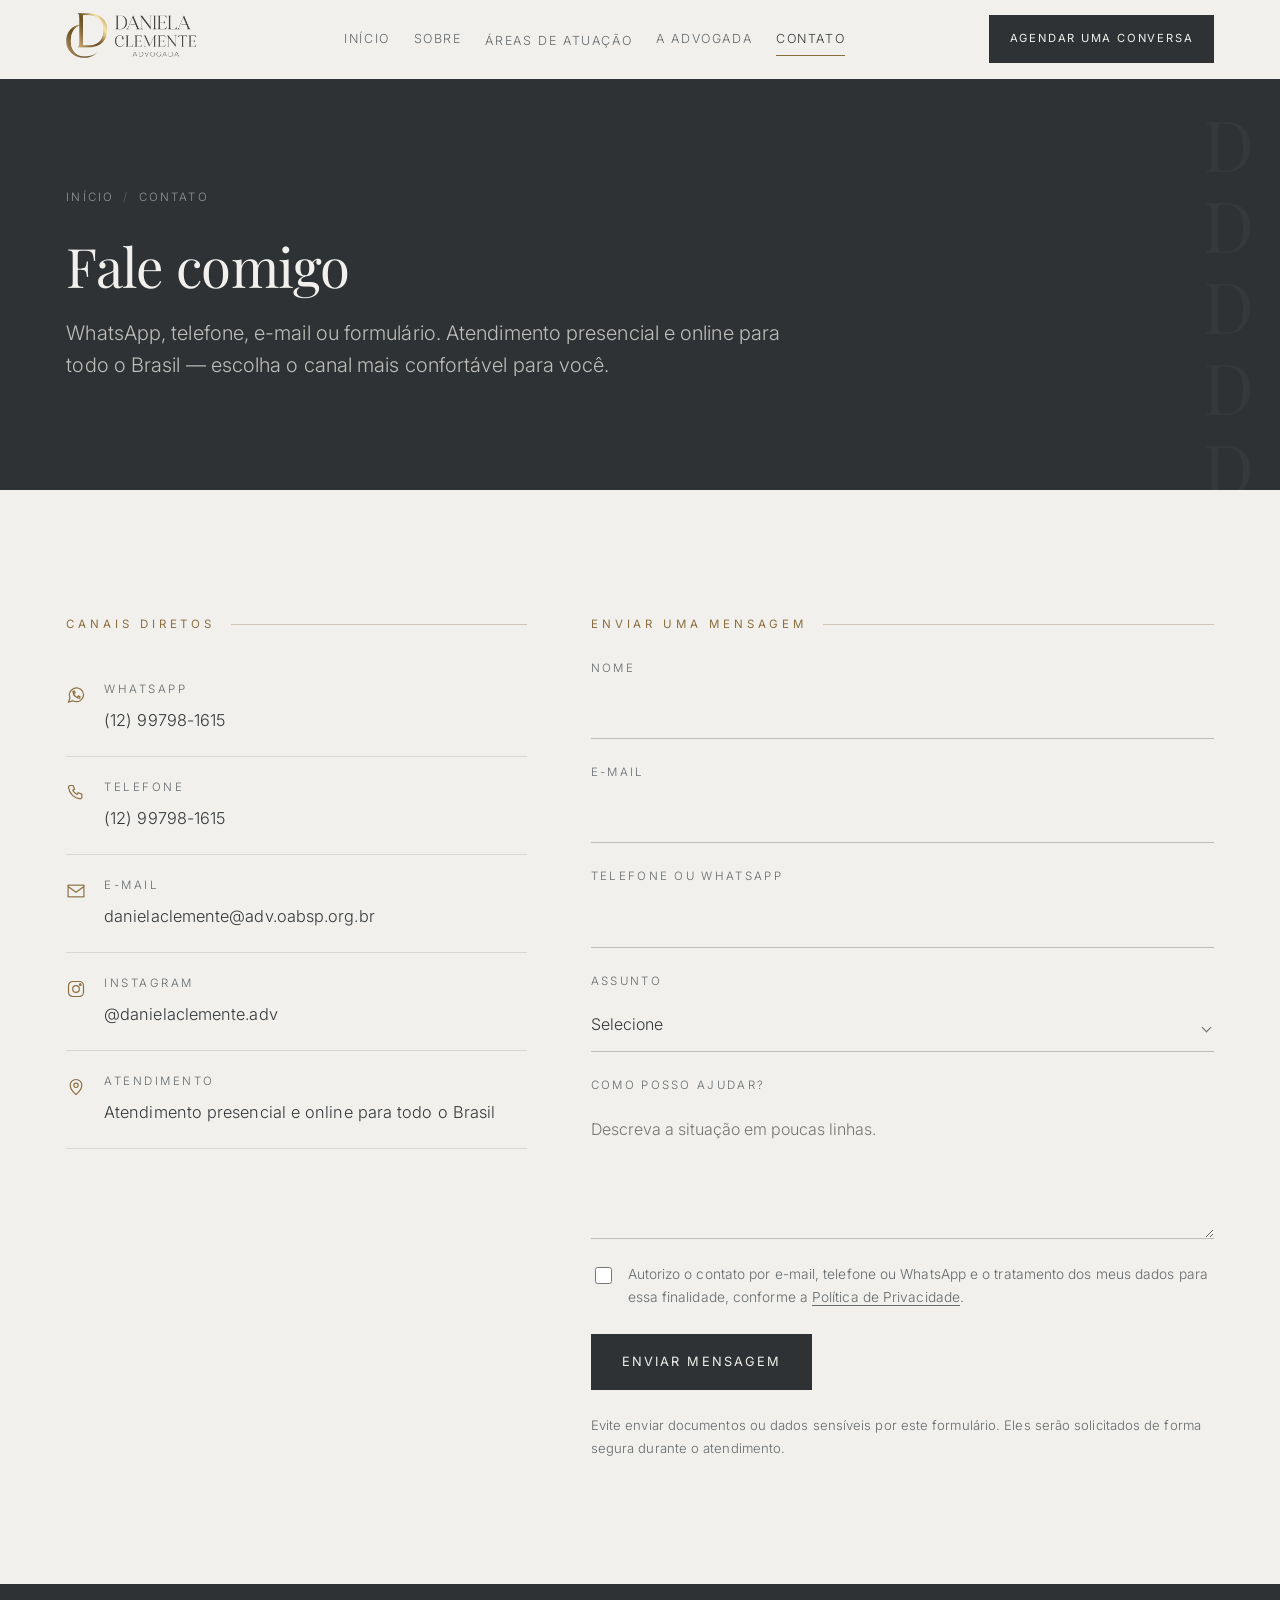
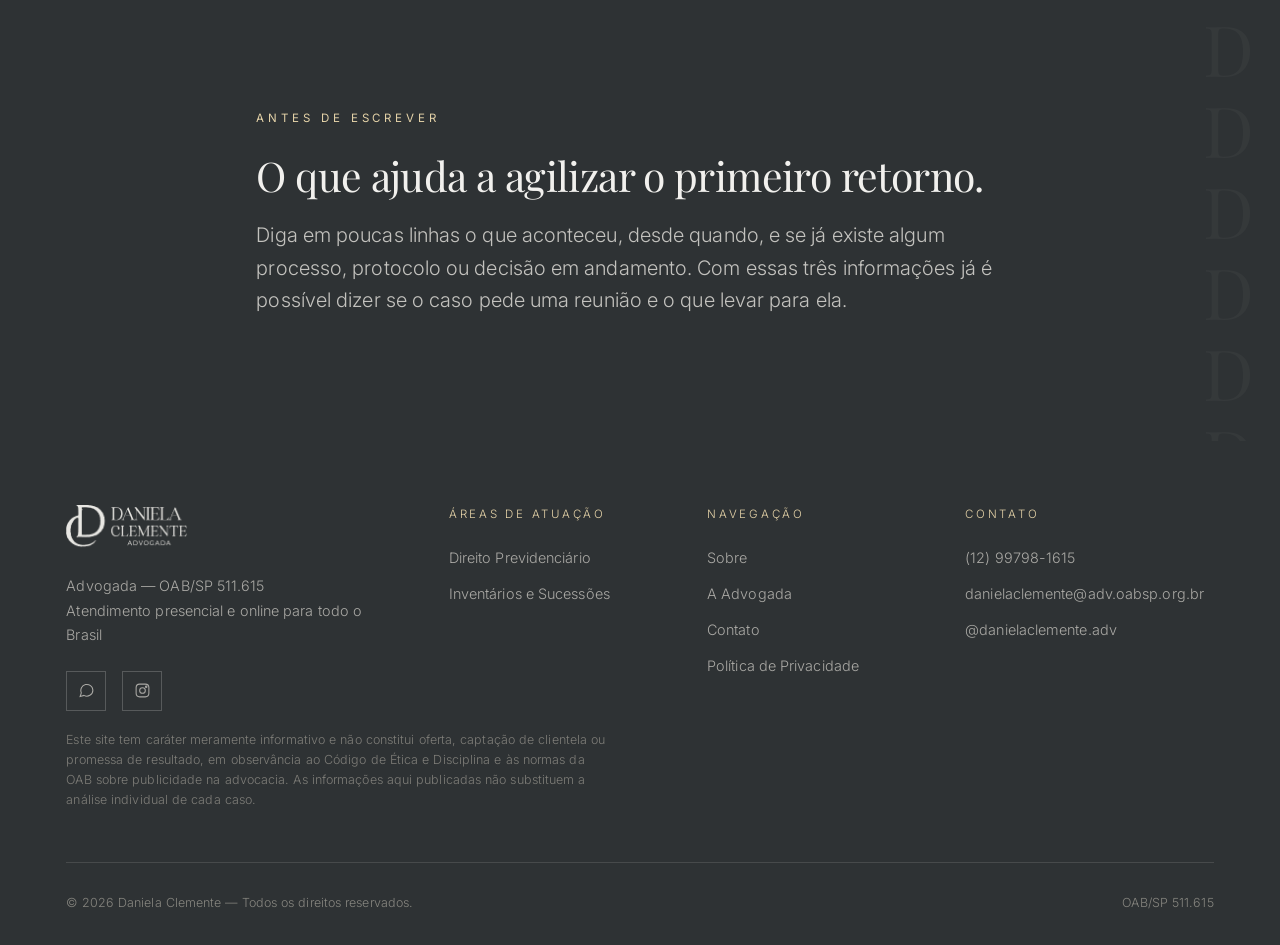
<file: contato/index.html>
<!DOCTYPE html>
<html lang="pt-BR">
<head>
<meta charset="utf-8">
<meta name="viewport" content="width=device-width, initial-scale=1">
<title>Contato | Daniela Clemente — Advogada</title>
<meta name="description" content="WhatsApp, telefone, e-mail e formulário. Atendimento presencial e online para todo o Brasil.">
<link rel="canonical" href="https://joaopedrowilliam.github.io/site-dinaela-clemente/contato/">
<meta name="robots" content="noindex, nofollow">
<meta property="og:type" content="website">
<meta property="og:site_name" content="Daniela Clemente — Advogada">
<meta property="og:locale" content="pt_BR">
<meta property="og:title" content="Contato | Daniela Clemente — Advogada">
<meta property="og:description" content="WhatsApp, telefone, e-mail e formulário. Atendimento presencial e online para todo o Brasil.">
<meta property="og:url" content="https://joaopedrowilliam.github.io/site-dinaela-clemente/contato/">
<meta property="og:image" content="https://joaopedrowilliam.github.io/site-dinaela-clemente/assets/img/og.jpg">
<meta name="twitter:card" content="summary_large_image">
<meta name="theme-color" content="#2e3234">
<link rel="icon" href="../assets/img/favicon.ico" sizes="any">
<link rel="icon" type="image/png" href="../assets/img/icone-512.png" sizes="512x512">
<link rel="apple-touch-icon" href="../assets/img/icone-180.png">
<link rel="manifest" href="../site.webmanifest">
<link rel="preconnect" href="https://fonts.googleapis.com"><link rel="preconnect" href="https://fonts.gstatic.com" crossorigin><link rel="stylesheet" href="https://fonts.googleapis.com/css2?family=Playfair+Display:ital,wght@0,400;0,500;1,400&family=Inter:wght@300;400;500&display=swap">
<link rel="stylesheet" href="../assets/style.css">
<script type="application/ld+json">
{
  "@context": "https://schema.org",
  "@type": "Attorney",
  "name": "Daniela Clemente",
  "description": "Advocacia em Direito Previdenciário e em Inventários e Sucessões.",
  "url": "https://joaopedrowilliam.github.io/site-dinaela-clemente",
  "telephone": "+5512997981615",
  "email": "danielaclemente@adv.oabsp.org.br",
  "sameAs": [
    "https://www.instagram.com/danielaclemente.adv/"
  ],
  "areaServed": {
    "@type": "Country",
    "name": "Brasil"
  },
  "knowsAbout": [
    "Direito Previdenciário",
    "Inventários e Sucessões"
  ]
}
</script>
</head>
<body>

<a class="pular-para-conteudo" href="#conteudo">Pular para o conteúdo</a>
<header class="cabecalho">
  <div class="env cabecalho__interno">
    <a class="marca" href="../index.html" aria-label="Daniela Clemente — Advogada, página inicial"><img src="../assets/img/logo.png" alt="Daniela Clemente — Advogada" width="504" height="196"></a>
    <nav class="nav" aria-label="Navegação principal"><a class="nav__link" href="../index.html">Início</a><a class="nav__link" href="../sobre/">Sobre</a><div class="nav__grupo"><a class="nav__link" href="../areas-de-atuacao/">Áreas de Atuação</a><div class="nav__submenu"><a href="../areas-de-atuacao/">Visão geral</a><a href="../areas-de-atuacao/direito-previdenciario/">Direito Previdenciário</a><a href="../areas-de-atuacao/inventarios-e-sucessoes/">Inventários e Sucessões</a></div></div><a class="nav__link" href="../a-advogada/">A Advogada</a><a class="nav__link" href="../contato/" aria-current="page">Contato</a></nav>
    <a class="btn btn--solido cabecalho__acao" href="https://wa.me/5512997981615?text=Olá%2C%20Daniela%2E%20Encontrei%20seu%20site%20e%20gostaria%20de%20conversar%20sobre%20um%20caso%2E" target="_blank" rel="noopener">Agendar uma conversa</a>
    <button class="hamburguer" aria-expanded="false" aria-controls="menu-mobile" aria-label="Abrir menu">
      <span></span><span></span><span></span>
    </button>
  </div>
</header>
<div class="menu-mobile" id="menu-mobile">
  <a class="menu-mobile__item" href="../index.html">Início</a><a class="menu-mobile__item" href="../sobre/">Sobre</a><a class="menu-mobile__item" href="../areas-de-atuacao/">Áreas de Atuação</a><div class="menu-mobile__sub"><a href="../areas-de-atuacao/direito-previdenciario/">Direito Previdenciário</a><a href="../areas-de-atuacao/inventarios-e-sucessoes/">Inventários e Sucessões</a></div><a class="menu-mobile__item" href="../a-advogada/">A Advogada</a><a class="menu-mobile__item" href="../contato/">Contato</a>
  <a class="btn btn--solido" href="https://wa.me/5512997981615?text=Olá%2C%20Daniela%2E%20Encontrei%20seu%20site%20e%20gostaria%20de%20conversar%20sobre%20um%20caso%2E" target="_blank" rel="noopener">Agendar uma conversa</a>
</div>
<main id="conteudo">

<section class="pagina-topo">
  <div class="monograma-faixa"></div>
  <div class="env">
    <p class="migalhas"><a href="../index.html">Início</a><span>/</span>Contato</p>
    <h1 class="revelar">Fale comigo</h1>
    <p class="lead revelar" data-atraso="1">WhatsApp, telefone, e-mail ou formulário. Atendimento presencial e online para todo o Brasil — escolha o canal mais confortável para você.</p>
  </div>
</section>
<section class="secao">
  <div class="env contato__grade">
    <div class="revelar">
      <span class="rotulo rotulo--linha">Canais diretos</span>
      <div class="canais">
    <a class="canal" href="https://wa.me/5512997981615?text=Olá%2C%20Daniela%2E%20Encontrei%20seu%20site%20e%20gostaria%20de%20conversar%20sobre%20um%20caso%2E" target="_blank" rel="noopener">
      <svg class="canal__icone" viewBox="0 0 24 24" fill="none" stroke="currentColor" stroke-width="1.4" aria-hidden="true"><path d="M21 11.5a8.5 8.5 0 0 1-12.6 7.4L3 20.5l1.7-5.2A8.5 8.5 0 1 1 21 11.5Z"/><path d="M8.6 9.3c.3 2.6 2.6 4.9 5.2 5.2l1-1.4 2 .9-.3 1.7c-3.7.5-7.6-3.4-8.1-8.1l1.7-.3.9 2-1.4 1Z"/></svg>
      <span><span class="canal__rotulo">WhatsApp</span>
      <span class="canal__valor">(12) 99798-1615</span></span>
    </a>
    <a class="canal" href="tel:+5512997981615">
      <svg class="canal__icone" viewBox="0 0 24 24" fill="none" stroke="currentColor" stroke-width="1.4" aria-hidden="true"><path d="M5 3h3.5l1.8 4.4-2.2 1.3a12 12 0 0 0 5.2 5.2l1.3-2.2L19 13.5V17a2 2 0 0 1-2.2 2A15.8 15.8 0 0 1 3 5.2 2 2 0 0 1 5 3Z"/></svg>
      <span><span class="canal__rotulo">Telefone</span>
      <span class="canal__valor">(12) 99798-1615</span></span>
    </a>
    <a class="canal" href="mailto:danielaclemente@adv.oabsp.org.br">
      <svg class="canal__icone" viewBox="0 0 24 24" fill="none" stroke="currentColor" stroke-width="1.4" aria-hidden="true"><rect x="2.5" y="5" width="19" height="14"/><path d="m2.5 6.5 9.5 7 9.5-7"/></svg>
      <span><span class="canal__rotulo">E-mail</span>
      <span class="canal__valor">danielaclemente@adv.oabsp.org.br</span></span>
    </a>
    <a class="canal" href="https://www.instagram.com/danielaclemente.adv/" target="_blank" rel="noopener">
      <svg class="canal__icone" viewBox="0 0 24 24" fill="none" stroke="currentColor" stroke-width="1.4" aria-hidden="true"><rect x="3" y="3" width="18" height="18" rx="5"/><circle cx="12" cy="12" r="4"/><circle cx="17.2" cy="6.8" r="1"/></svg>
      <span><span class="canal__rotulo">Instagram</span>
      <span class="canal__valor">@danielaclemente.adv</span></span>
    </a>
    <div class="canal">
      <svg class="canal__icone" viewBox="0 0 24 24" fill="none" stroke="currentColor" stroke-width="1.4" aria-hidden="true"><path d="M12 21s7-5.7 7-11a7 7 0 1 0-14 0c0 5.3 7 11 7 11Z"/><circle cx="12" cy="10" r="2.6"/></svg>
      <span><span class="canal__rotulo">Atendimento</span>
      <span class="canal__valor">Atendimento presencial e online para todo o Brasil</span></span>
    </div></div>
    </div>

    <div class="revelar" data-atraso="1">
      <span class="rotulo rotulo--linha">Enviar uma mensagem</span>
      <form class="form" data-endpoint="" data-whatsapp="5512997981615" novalidate>
        <div class="campo">
          <label for="nome">Nome</label>
          <input type="text" id="nome" name="nome" required autocomplete="name">
        </div>
        <div class="campo">
          <label for="email">E-mail</label>
          <input type="email" id="email" name="email" required autocomplete="email">
        </div>
        <div class="campo">
          <label for="telefone">Telefone ou WhatsApp</label>
          <input type="tel" id="telefone" name="telefone" autocomplete="tel">
        </div>
        <div class="campo campo--select">
          <label for="assunto">Assunto</label>
          <select id="assunto" name="assunto">
            <option value="">Selecione</option>
            <option value="Direito Previdenciário">Direito Previdenciário</option><option value="Inventários e Sucessões">Inventários e Sucessões</option>
            <option value="Outro assunto">Outro assunto</option>
          </select>
        </div>
        <div class="campo">
          <label for="mensagem">Como posso ajudar?</label>
          <textarea id="mensagem" name="mensagem" rows="4" required
            placeholder="Descreva a situação em poucas linhas."></textarea>
        </div>
        <label class="form__consentimento">
          <input type="checkbox" name="consentimento" required>
          <span>Autorizo o contato por e-mail, telefone ou WhatsApp e o tratamento dos meus
          dados para essa finalidade, conforme a
          <a href="../politica-de-privacidade/" style="border-bottom:1px solid currentColor;">Política de Privacidade</a>.</span>
        </label>
        <p class="form__retorno" role="status" aria-live="polite"></p>
        <div class="grupo-btn">
          <button type="submit" class="btn btn--solido">Enviar mensagem</button>
        </div>
        <p style="font-size: 0.82rem; color: var(--tinta-suave);">
          Evite enviar documentos ou dados sensíveis por este formulário. Eles serão
          solicitados de forma segura durante o atendimento.
        </p>
      </form>
    </div>
  </div>
</section>

<section class="secao secao--escura">
  <div class="monograma-faixa"></div>
  <div class="env env--estreito revelar">
    <span class="rotulo">Antes de escrever</span>
    <h2 style="font-size: var(--t-h2); color: var(--papel); margin-bottom: 1.3rem;">
      O que ajuda a agilizar o primeiro retorno.
    </h2>
    <p class="lead">
      Diga em poucas linhas o que aconteceu, desde quando, e se já existe algum processo,
      protocolo ou decisão em andamento. Com essas três informações já é possível dizer se
      o caso pede uma reunião e o que levar para ela.
    </p>
  </div>
</section>
</main>

<footer class="rodape">
  <div class="env">
    <div class="rodape__grade">
      <div>
        <div class="rodape__marca"><img src="../assets/img/logo-claro.png" alt="Daniela Clemente — Advogada" width="504" height="196"></div>
        <p>Advogada — OAB/SP 511.615<br>Atendimento presencial e online para todo o Brasil</p>
        <div class="rodape__sociais">
          <a href="https://wa.me/5512997981615?text=Olá%2C%20Daniela%2E%20Encontrei%20seu%20site%20e%20gostaria%20de%20conversar%20sobre%20um%20caso%2E" target="_blank" rel="noopener" aria-label="WhatsApp"><svg viewBox="0 0 24 24" width="17" height="17" fill="none" stroke="currentColor" stroke-width="1.5" aria-hidden="true"><path d="M21 11.5a8.5 8.5 0 0 1-12.6 7.4L3 20.5l1.7-5.2A8.5 8.5 0 1 1 21 11.5Z"/></svg></a>
          <a href="https://www.instagram.com/danielaclemente.adv/" target="_blank" rel="noopener" aria-label="Instagram"><svg viewBox="0 0 24 24" width="17" height="17" fill="none" stroke="currentColor" stroke-width="1.5" aria-hidden="true"><rect x="3" y="3" width="18" height="18" rx="5"/><circle cx="12" cy="12" r="4"/><circle cx="17.2" cy="6.8" r="1"/></svg></a>
        </div>
      </div>
      <div>
        <p class="rodape__titulo">Áreas de atuação</p>
        <ul class="rodape__lista"><li><a href="../areas-de-atuacao/direito-previdenciario/">Direito Previdenciário</a></li><li><a href="../areas-de-atuacao/inventarios-e-sucessoes/">Inventários e Sucessões</a></li></ul>
      </div>
      <div>
        <p class="rodape__titulo">Navegação</p>
        <ul class="rodape__lista">
          <li><a href="../sobre/">Sobre</a></li>
          <li><a href="../a-advogada/">A Advogada</a></li>
          <li><a href="../contato/">Contato</a></li>
          <li><a href="../politica-de-privacidade/">Política de Privacidade</a></li>
        </ul>
      </div>
      <div>
        <p class="rodape__titulo">Contato</p>
        <ul class="rodape__lista">
          <li><a href="https://wa.me/5512997981615?text=Olá%2C%20Daniela%2E%20Encontrei%20seu%20site%20e%20gostaria%20de%20conversar%20sobre%20um%20caso%2E" target="_blank" rel="noopener">(12) 99798-1615</a></li>
          <li><a href="mailto:danielaclemente@adv.oabsp.org.br">danielaclemente@adv.oabsp.org.br</a></li>
          <li><a href="https://www.instagram.com/danielaclemente.adv/" target="_blank" rel="noopener">@danielaclemente.adv</a></li>
        </ul>
      </div>
    </div>

    <p class="rodape__aviso">
      Este site tem caráter meramente informativo e não constitui oferta, captação de clientela ou
      promessa de resultado, em observância ao Código de Ética e Disciplina e às normas da OAB sobre
      publicidade na advocacia. As informações aqui publicadas não substituem a análise individual
      de cada caso.
    </p>

    <div class="rodape__base">
      <span>© 2026 Daniela Clemente — Todos os direitos reservados.</span>
      <span>OAB/SP 511.615</span>
    </div>
  </div>
</footer>
<a class="whats-flutuante" href="https://wa.me/5512997981615?text=Olá%2C%20Daniela%2E%20Encontrei%20seu%20site%20e%20gostaria%20de%20conversar%20sobre%20um%20caso%2E" target="_blank" rel="noopener" aria-label="Falar pelo WhatsApp">
  <svg viewBox="0 0 24 24" width="23" height="23" fill="none" stroke="currentColor"
       stroke-width="1.5" stroke-linecap="round" stroke-linejoin="round" aria-hidden="true">
    <path d="M21 11.5a8.5 8.5 0 0 1-12.6 7.4L3 20.5l1.7-5.2A8.5 8.5 0 1 1 21 11.5Z"/>
    <path d="M8.7 9.4c.35 2.6 2.6 4.85 5.2 5.2l1-1.4 2 .9-.3 1.7c-3.7.5-7.6-3.4-8.1-8.1l1.7-.3.9 2-1.4 1Z"/>
  </svg>
  <span class="whats-flutuante__texto">Falar pelo WhatsApp</span>
</a>
<script src="../assets/main.js" defer></script>
</body>
</html>
</file>
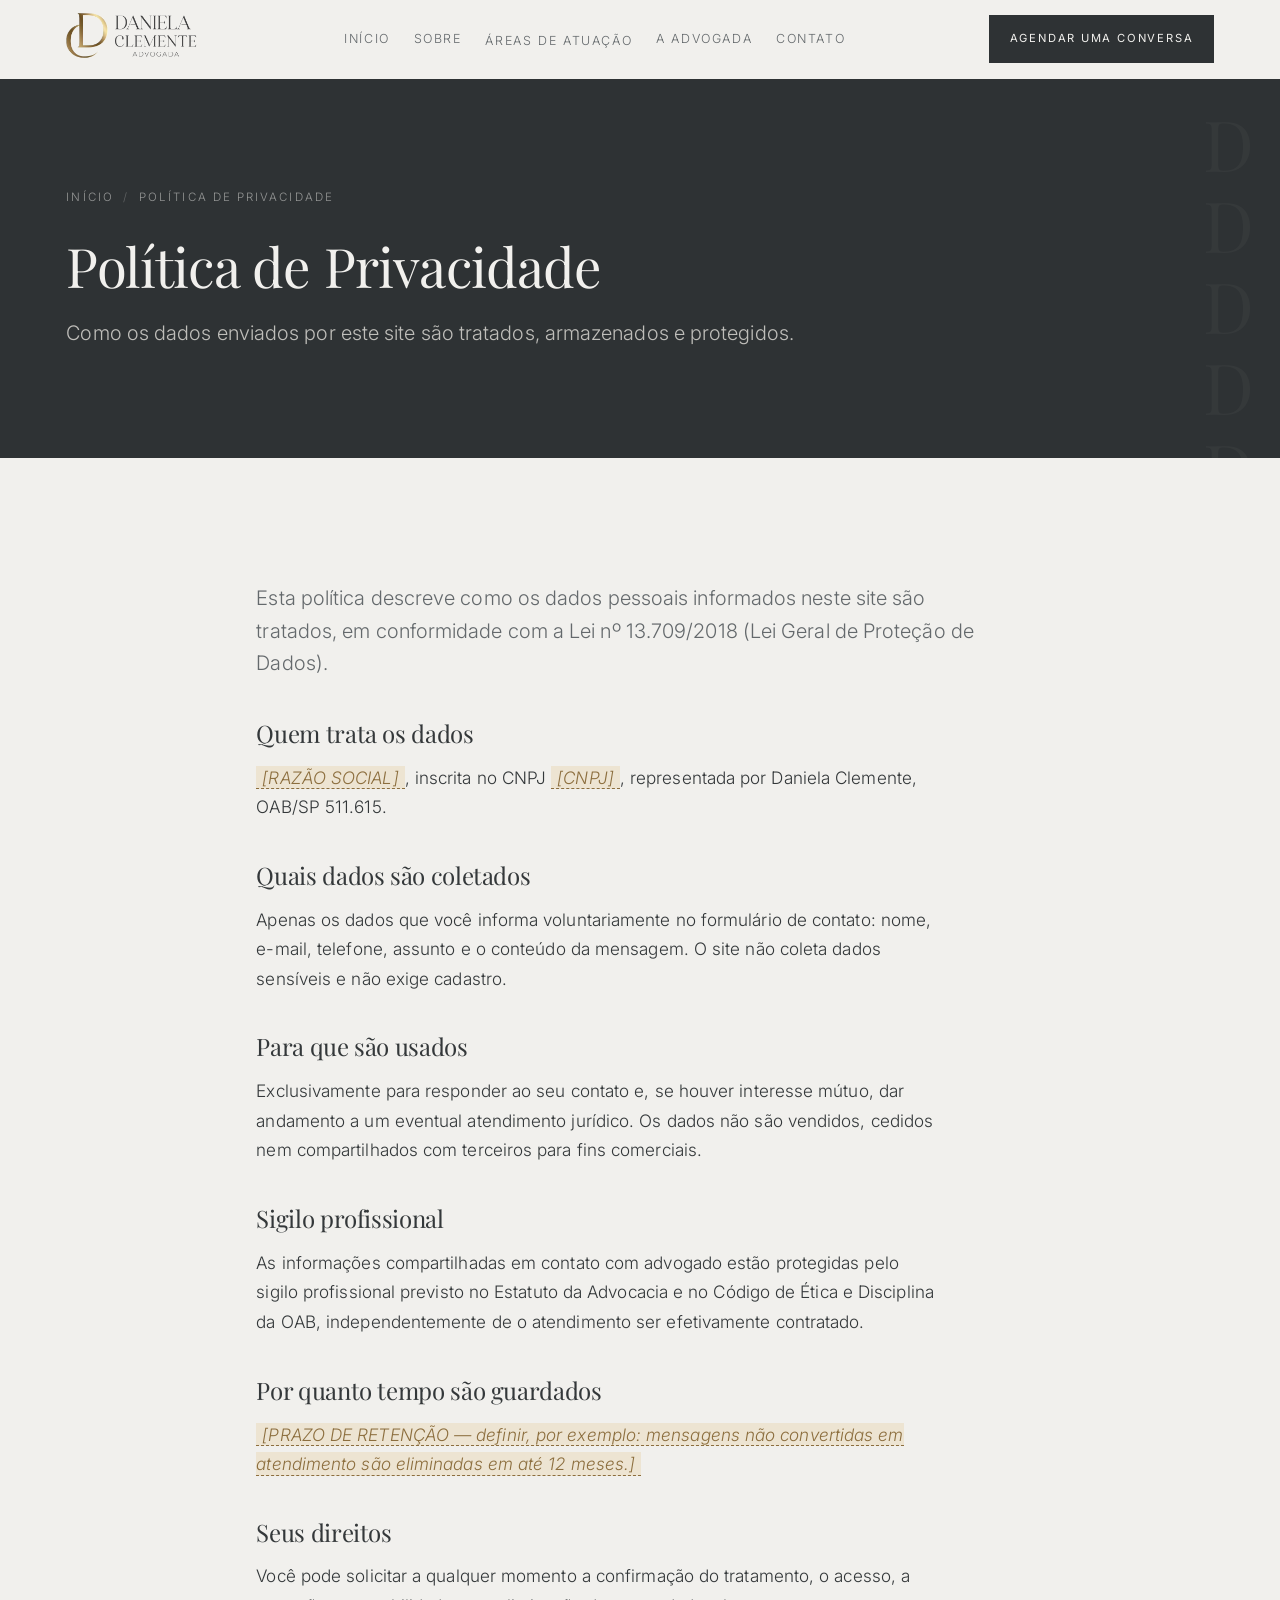
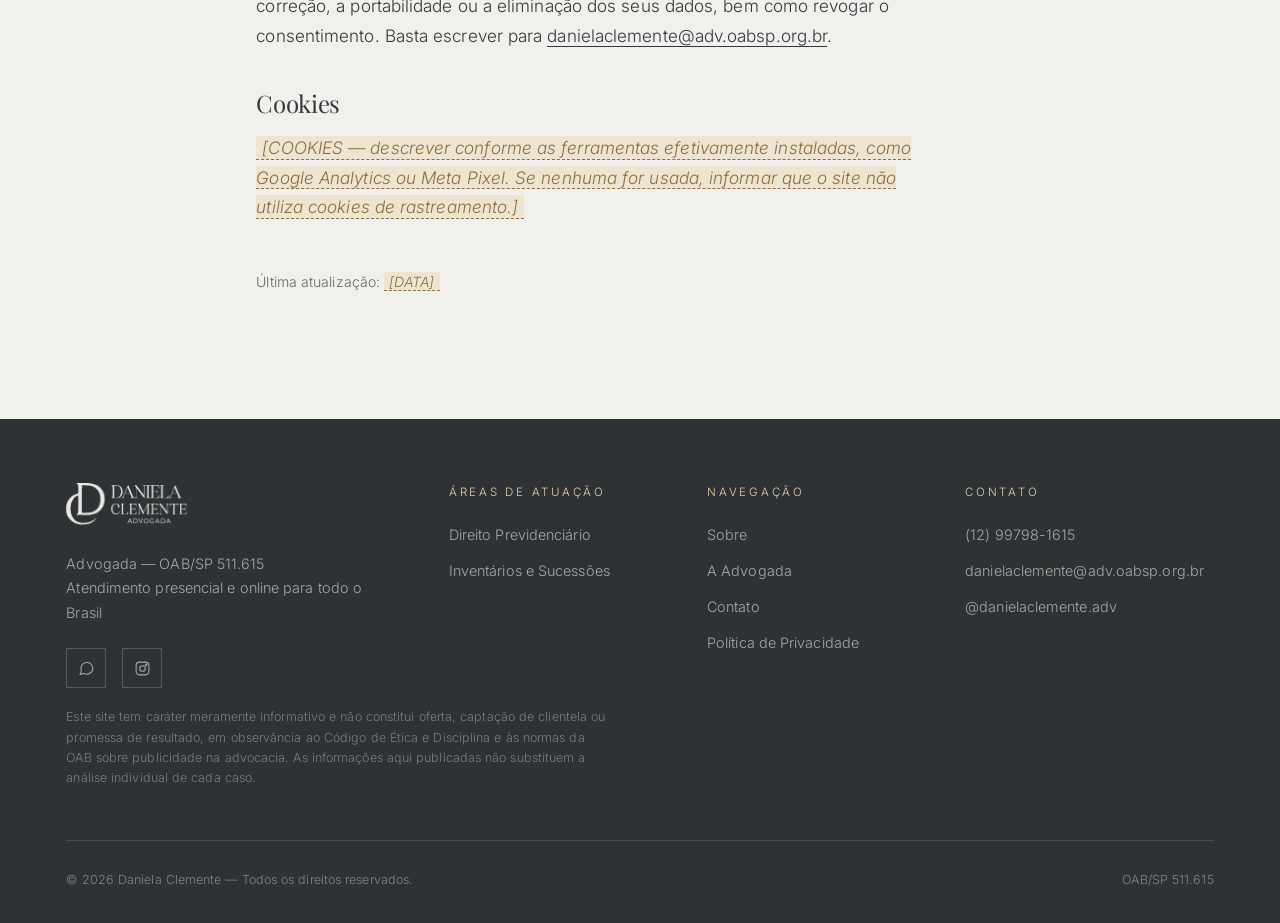
<file: politica-de-privacidade/index.html>
<!DOCTYPE html>
<html lang="pt-BR">
<head>
<meta charset="utf-8">
<meta name="viewport" content="width=device-width, initial-scale=1">
<title>Política de Privacidade | Daniela Clemente — Advogada</title>
<meta name="description" content="Como os dados enviados por este site são tratados, conforme a LGPD.">
<link rel="canonical" href="https://joaopedrowilliam.github.io/site-dinaela-clemente/politica-de-privacidade/">
<meta name="robots" content="noindex, nofollow">
<meta property="og:type" content="website">
<meta property="og:site_name" content="Daniela Clemente — Advogada">
<meta property="og:locale" content="pt_BR">
<meta property="og:title" content="Política de Privacidade | Daniela Clemente — Advogada">
<meta property="og:description" content="Como os dados enviados por este site são tratados, conforme a LGPD.">
<meta property="og:url" content="https://joaopedrowilliam.github.io/site-dinaela-clemente/politica-de-privacidade/">
<meta property="og:image" content="https://joaopedrowilliam.github.io/site-dinaela-clemente/assets/img/og.jpg">
<meta name="twitter:card" content="summary_large_image">
<meta name="theme-color" content="#2e3234">
<link rel="icon" href="../assets/img/favicon.ico" sizes="any">
<link rel="icon" type="image/png" href="../assets/img/icone-512.png" sizes="512x512">
<link rel="apple-touch-icon" href="../assets/img/icone-180.png">
<link rel="manifest" href="../site.webmanifest">
<link rel="preconnect" href="https://fonts.googleapis.com"><link rel="preconnect" href="https://fonts.gstatic.com" crossorigin><link rel="stylesheet" href="https://fonts.googleapis.com/css2?family=Playfair+Display:ital,wght@0,400;0,500;1,400&family=Inter:wght@300;400;500&display=swap">
<link rel="stylesheet" href="../assets/style.css">
<script type="application/ld+json">
{
  "@context": "https://schema.org",
  "@type": "Attorney",
  "name": "Daniela Clemente",
  "description": "Advocacia em Direito Previdenciário e em Inventários e Sucessões.",
  "url": "https://joaopedrowilliam.github.io/site-dinaela-clemente",
  "telephone": "+5512997981615",
  "email": "danielaclemente@adv.oabsp.org.br",
  "sameAs": [
    "https://www.instagram.com/danielaclemente.adv/"
  ],
  "areaServed": {
    "@type": "Country",
    "name": "Brasil"
  },
  "knowsAbout": [
    "Direito Previdenciário",
    "Inventários e Sucessões"
  ]
}
</script>
</head>
<body>

<a class="pular-para-conteudo" href="#conteudo">Pular para o conteúdo</a>
<header class="cabecalho">
  <div class="env cabecalho__interno">
    <a class="marca" href="../index.html" aria-label="Daniela Clemente — Advogada, página inicial"><img src="../assets/img/logo.png" alt="Daniela Clemente — Advogada" width="504" height="196"></a>
    <nav class="nav" aria-label="Navegação principal"><a class="nav__link" href="../index.html">Início</a><a class="nav__link" href="../sobre/">Sobre</a><div class="nav__grupo"><a class="nav__link" href="../areas-de-atuacao/">Áreas de Atuação</a><div class="nav__submenu"><a href="../areas-de-atuacao/">Visão geral</a><a href="../areas-de-atuacao/direito-previdenciario/">Direito Previdenciário</a><a href="../areas-de-atuacao/inventarios-e-sucessoes/">Inventários e Sucessões</a></div></div><a class="nav__link" href="../a-advogada/">A Advogada</a><a class="nav__link" href="../contato/">Contato</a></nav>
    <a class="btn btn--solido cabecalho__acao" href="https://wa.me/5512997981615?text=Olá%2C%20Daniela%2E%20Encontrei%20seu%20site%20e%20gostaria%20de%20conversar%20sobre%20um%20caso%2E" target="_blank" rel="noopener">Agendar uma conversa</a>
    <button class="hamburguer" aria-expanded="false" aria-controls="menu-mobile" aria-label="Abrir menu">
      <span></span><span></span><span></span>
    </button>
  </div>
</header>
<div class="menu-mobile" id="menu-mobile">
  <a class="menu-mobile__item" href="../index.html">Início</a><a class="menu-mobile__item" href="../sobre/">Sobre</a><a class="menu-mobile__item" href="../areas-de-atuacao/">Áreas de Atuação</a><div class="menu-mobile__sub"><a href="../areas-de-atuacao/direito-previdenciario/">Direito Previdenciário</a><a href="../areas-de-atuacao/inventarios-e-sucessoes/">Inventários e Sucessões</a></div><a class="menu-mobile__item" href="../a-advogada/">A Advogada</a><a class="menu-mobile__item" href="../contato/">Contato</a>
  <a class="btn btn--solido" href="https://wa.me/5512997981615?text=Olá%2C%20Daniela%2E%20Encontrei%20seu%20site%20e%20gostaria%20de%20conversar%20sobre%20um%20caso%2E" target="_blank" rel="noopener">Agendar uma conversa</a>
</div>
<main id="conteudo">

<section class="pagina-topo">
  <div class="monograma-faixa"></div>
  <div class="env">
    <p class="migalhas"><a href="../index.html">Início</a><span>/</span>Política de Privacidade</p>
    <h1 class="revelar">Política de Privacidade</h1>
    <p class="lead revelar" data-atraso="1">Como os dados enviados por este site são tratados, armazenados e protegidos.</p>
  </div>
</section>
<section class="secao">
  <div class="env env--estreito prosa">
    <p class="lead" style="margin-bottom: 2.5rem;">
      Esta política descreve como os dados pessoais informados neste site são tratados, em
      conformidade com a Lei nº 13.709/2018 (Lei Geral de Proteção de Dados).
    </p>

    <h2 style="font-size: var(--t-h3); margin: 2.5rem 0 1rem;">Quem trata os dados</h2>
    <p><span class="pendente">[RAZÃO SOCIAL]</span>, inscrita no CNPJ <span class="pendente">[CNPJ]</span>,
    representada por Daniela Clemente, OAB/SP 511.615.</p>

    <h2 style="font-size: var(--t-h3); margin: 2.5rem 0 1rem;">Quais dados são coletados</h2>
    <p>Apenas os dados que você informa voluntariamente no formulário de contato: nome,
    e-mail, telefone, assunto e o conteúdo da mensagem. O site não coleta dados sensíveis
    e não exige cadastro.</p>

    <h2 style="font-size: var(--t-h3); margin: 2.5rem 0 1rem;">Para que são usados</h2>
    <p>Exclusivamente para responder ao seu contato e, se houver interesse mútuo, dar
    andamento a um eventual atendimento jurídico. Os dados não são vendidos, cedidos nem
    compartilhados com terceiros para fins comerciais.</p>

    <h2 style="font-size: var(--t-h3); margin: 2.5rem 0 1rem;">Sigilo profissional</h2>
    <p>As informações compartilhadas em contato com advogado estão protegidas pelo sigilo
    profissional previsto no Estatuto da Advocacia e no Código de Ética e Disciplina da OAB,
    independentemente de o atendimento ser efetivamente contratado.</p>

    <h2 style="font-size: var(--t-h3); margin: 2.5rem 0 1rem;">Por quanto tempo são guardados</h2>
    <p><span class="pendente">[PRAZO DE RETENÇÃO — definir, por exemplo: mensagens não convertidas em atendimento são eliminadas em até 12 meses.]</span></p>

    <h2 style="font-size: var(--t-h3); margin: 2.5rem 0 1rem;">Seus direitos</h2>
    <p>Você pode solicitar a qualquer momento a confirmação do tratamento, o acesso, a
    correção, a portabilidade ou a eliminação dos seus dados, bem como revogar o
    consentimento. Basta escrever para
    <a href="mailto:danielaclemente@adv.oabsp.org.br" style="border-bottom:1px solid currentColor;">danielaclemente@adv.oabsp.org.br</a>.</p>

    <h2 style="font-size: var(--t-h3); margin: 2.5rem 0 1rem;">Cookies</h2>
    <p><span class="pendente">[COOKIES — descrever conforme as ferramentas efetivamente instaladas, como Google Analytics ou Meta Pixel. Se nenhuma for usada, informar que o site não utiliza cookies de rastreamento.]</span></p>

    <p style="margin-top: 3rem; font-size: 0.88rem; color: var(--tinta-suave);">
      Última atualização: <span class="pendente">[DATA]</span>
    </p>
  </div>
</section>
</main>

<footer class="rodape">
  <div class="env">
    <div class="rodape__grade">
      <div>
        <div class="rodape__marca"><img src="../assets/img/logo-claro.png" alt="Daniela Clemente — Advogada" width="504" height="196"></div>
        <p>Advogada — OAB/SP 511.615<br>Atendimento presencial e online para todo o Brasil</p>
        <div class="rodape__sociais">
          <a href="https://wa.me/5512997981615?text=Olá%2C%20Daniela%2E%20Encontrei%20seu%20site%20e%20gostaria%20de%20conversar%20sobre%20um%20caso%2E" target="_blank" rel="noopener" aria-label="WhatsApp"><svg viewBox="0 0 24 24" width="17" height="17" fill="none" stroke="currentColor" stroke-width="1.5" aria-hidden="true"><path d="M21 11.5a8.5 8.5 0 0 1-12.6 7.4L3 20.5l1.7-5.2A8.5 8.5 0 1 1 21 11.5Z"/></svg></a>
          <a href="https://www.instagram.com/danielaclemente.adv/" target="_blank" rel="noopener" aria-label="Instagram"><svg viewBox="0 0 24 24" width="17" height="17" fill="none" stroke="currentColor" stroke-width="1.5" aria-hidden="true"><rect x="3" y="3" width="18" height="18" rx="5"/><circle cx="12" cy="12" r="4"/><circle cx="17.2" cy="6.8" r="1"/></svg></a>
        </div>
      </div>
      <div>
        <p class="rodape__titulo">Áreas de atuação</p>
        <ul class="rodape__lista"><li><a href="../areas-de-atuacao/direito-previdenciario/">Direito Previdenciário</a></li><li><a href="../areas-de-atuacao/inventarios-e-sucessoes/">Inventários e Sucessões</a></li></ul>
      </div>
      <div>
        <p class="rodape__titulo">Navegação</p>
        <ul class="rodape__lista">
          <li><a href="../sobre/">Sobre</a></li>
          <li><a href="../a-advogada/">A Advogada</a></li>
          <li><a href="../contato/">Contato</a></li>
          <li><a href="../politica-de-privacidade/">Política de Privacidade</a></li>
        </ul>
      </div>
      <div>
        <p class="rodape__titulo">Contato</p>
        <ul class="rodape__lista">
          <li><a href="https://wa.me/5512997981615?text=Olá%2C%20Daniela%2E%20Encontrei%20seu%20site%20e%20gostaria%20de%20conversar%20sobre%20um%20caso%2E" target="_blank" rel="noopener">(12) 99798-1615</a></li>
          <li><a href="mailto:danielaclemente@adv.oabsp.org.br">danielaclemente@adv.oabsp.org.br</a></li>
          <li><a href="https://www.instagram.com/danielaclemente.adv/" target="_blank" rel="noopener">@danielaclemente.adv</a></li>
        </ul>
      </div>
    </div>

    <p class="rodape__aviso">
      Este site tem caráter meramente informativo e não constitui oferta, captação de clientela ou
      promessa de resultado, em observância ao Código de Ética e Disciplina e às normas da OAB sobre
      publicidade na advocacia. As informações aqui publicadas não substituem a análise individual
      de cada caso.
    </p>

    <div class="rodape__base">
      <span>© 2026 Daniela Clemente — Todos os direitos reservados.</span>
      <span>OAB/SP 511.615</span>
    </div>
  </div>
</footer>
<a class="whats-flutuante" href="https://wa.me/5512997981615?text=Olá%2C%20Daniela%2E%20Encontrei%20seu%20site%20e%20gostaria%20de%20conversar%20sobre%20um%20caso%2E" target="_blank" rel="noopener" aria-label="Falar pelo WhatsApp">
  <svg viewBox="0 0 24 24" width="23" height="23" fill="none" stroke="currentColor"
       stroke-width="1.5" stroke-linecap="round" stroke-linejoin="round" aria-hidden="true">
    <path d="M21 11.5a8.5 8.5 0 0 1-12.6 7.4L3 20.5l1.7-5.2A8.5 8.5 0 1 1 21 11.5Z"/>
    <path d="M8.7 9.4c.35 2.6 2.6 4.85 5.2 5.2l1-1.4 2 .9-.3 1.7c-3.7.5-7.6-3.4-8.1-8.1l1.7-.3.9 2-1.4 1Z"/>
  </svg>
  <span class="whats-flutuante__texto">Falar pelo WhatsApp</span>
</a>
<script src="../assets/main.js" defer></script>
</body>
</html>
</file>
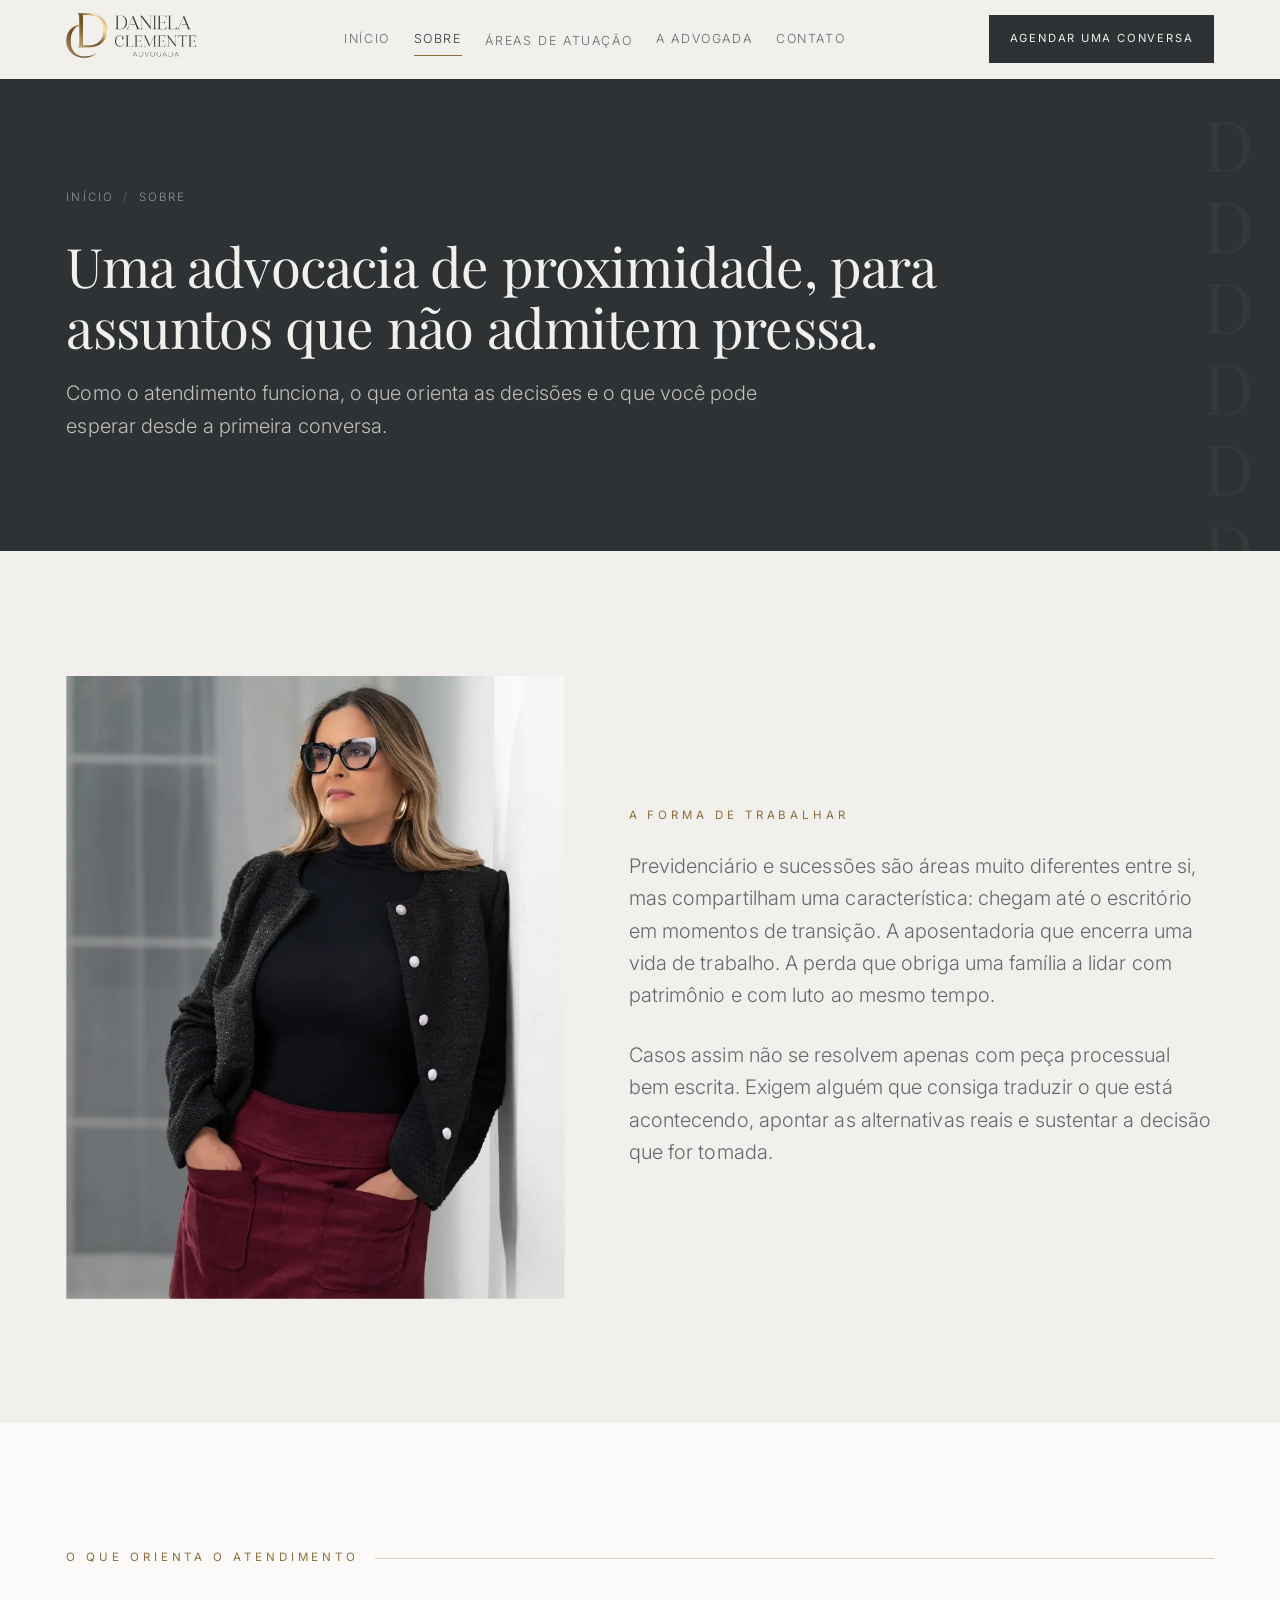
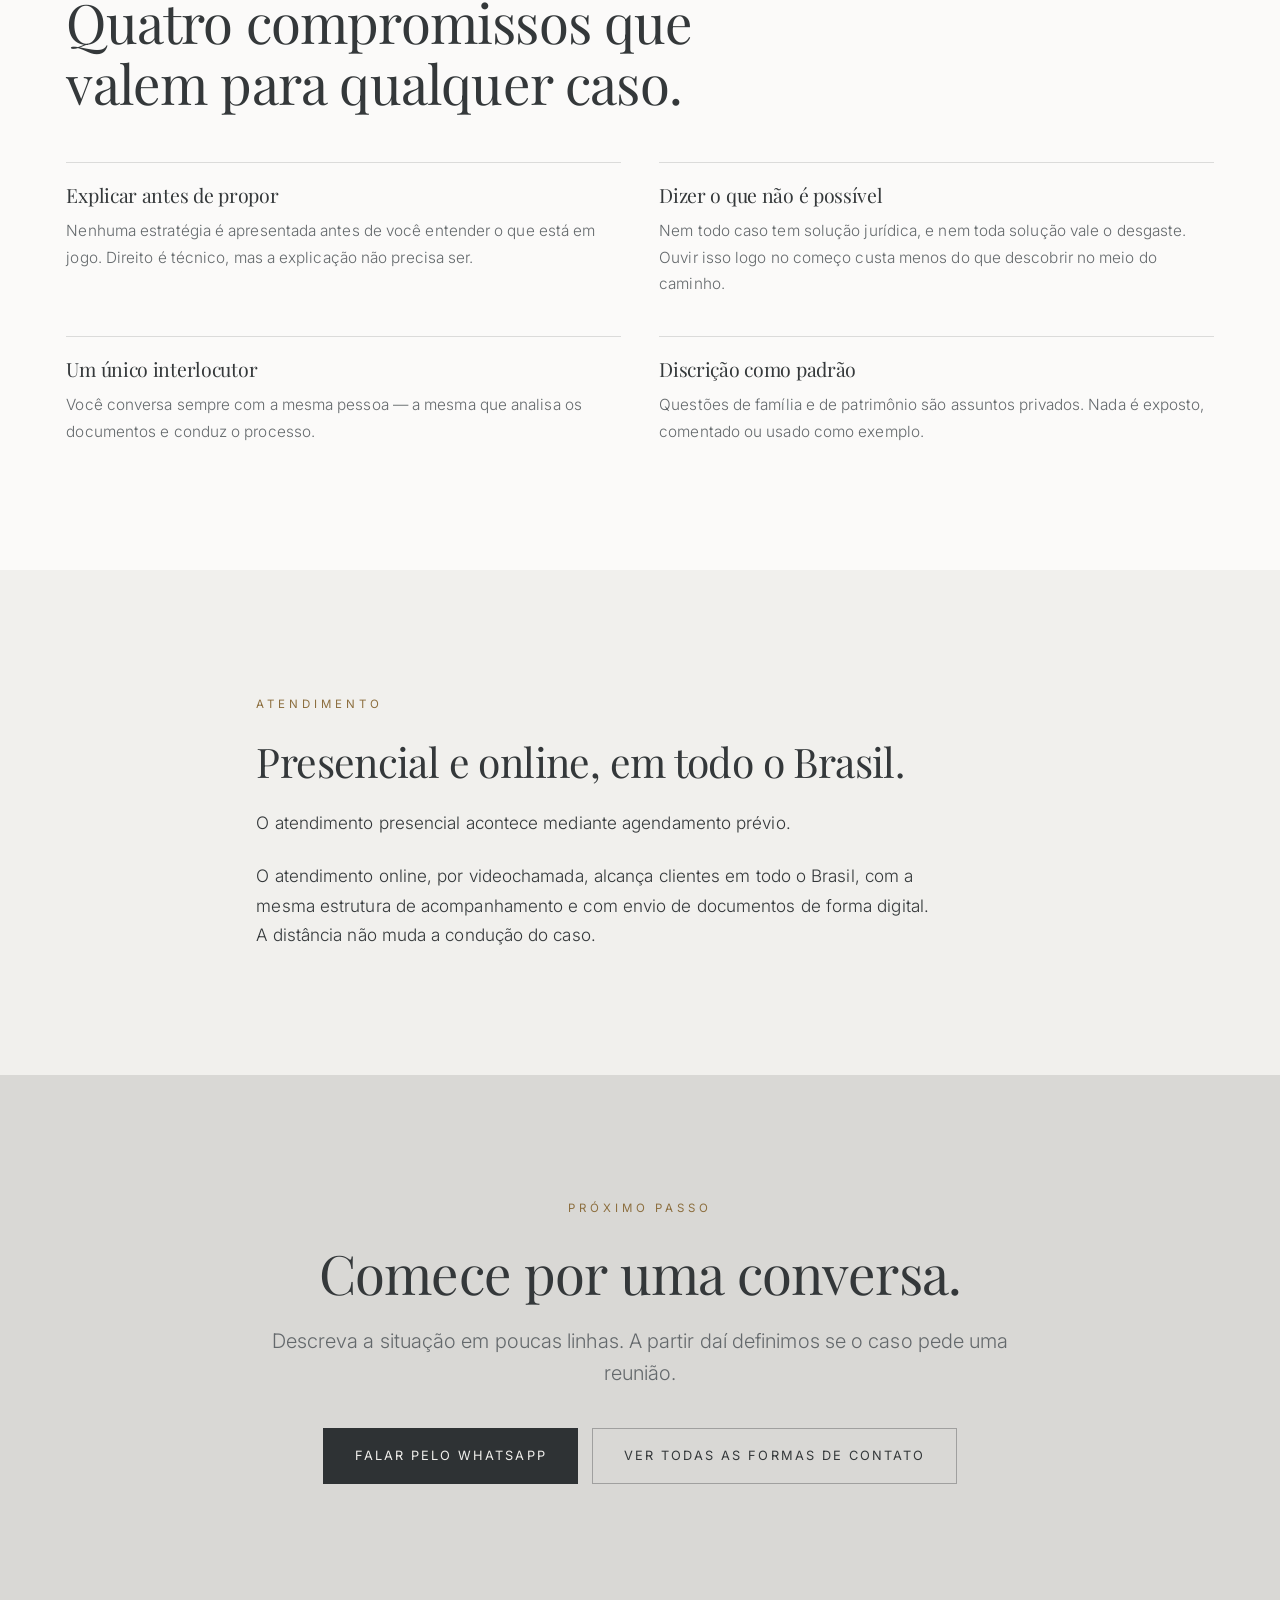
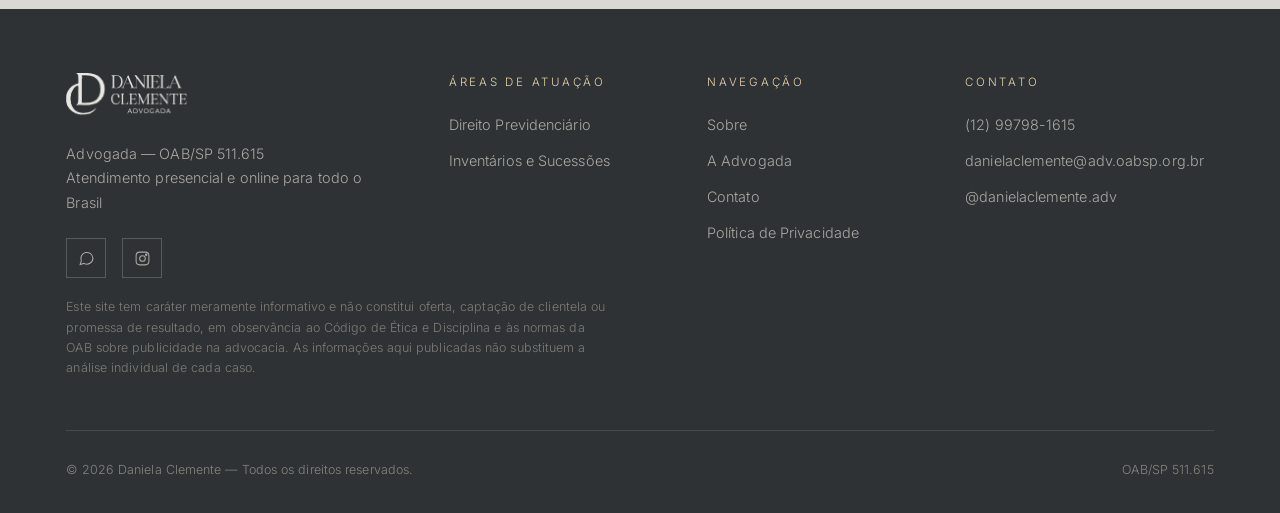
<file: sobre/index.html>
<!DOCTYPE html>
<html lang="pt-BR">
<head>
<meta charset="utf-8">
<meta name="viewport" content="width=device-width, initial-scale=1">
<title>Sobre a atuação | Daniela Clemente — Advogada</title>
<meta name="description" content="Como funciona o atendimento, o que orienta as decisões e o que esperar desde a primeira conversa. Atendimento online para todo o Brasil.">
<link rel="canonical" href="https://joaopedrowilliam.github.io/site-dinaela-clemente/sobre/">
<meta name="robots" content="noindex, nofollow">
<meta property="og:type" content="website">
<meta property="og:site_name" content="Daniela Clemente — Advogada">
<meta property="og:locale" content="pt_BR">
<meta property="og:title" content="Sobre a atuação | Daniela Clemente — Advogada">
<meta property="og:description" content="Como funciona o atendimento, o que orienta as decisões e o que esperar desde a primeira conversa. Atendimento online para todo o Brasil.">
<meta property="og:url" content="https://joaopedrowilliam.github.io/site-dinaela-clemente/sobre/">
<meta property="og:image" content="https://joaopedrowilliam.github.io/site-dinaela-clemente/assets/img/og.jpg">
<meta name="twitter:card" content="summary_large_image">
<meta name="theme-color" content="#2e3234">
<link rel="icon" href="../assets/img/favicon.ico" sizes="any">
<link rel="icon" type="image/png" href="../assets/img/icone-512.png" sizes="512x512">
<link rel="apple-touch-icon" href="../assets/img/icone-180.png">
<link rel="manifest" href="../site.webmanifest">
<link rel="preconnect" href="https://fonts.googleapis.com"><link rel="preconnect" href="https://fonts.gstatic.com" crossorigin><link rel="stylesheet" href="https://fonts.googleapis.com/css2?family=Playfair+Display:ital,wght@0,400;0,500;1,400&family=Inter:wght@300;400;500&display=swap">
<link rel="stylesheet" href="../assets/style.css">
<script type="application/ld+json">
{
  "@context": "https://schema.org",
  "@type": "Attorney",
  "name": "Daniela Clemente",
  "description": "Advocacia em Direito Previdenciário e em Inventários e Sucessões.",
  "url": "https://joaopedrowilliam.github.io/site-dinaela-clemente",
  "telephone": "+5512997981615",
  "email": "danielaclemente@adv.oabsp.org.br",
  "sameAs": [
    "https://www.instagram.com/danielaclemente.adv/"
  ],
  "areaServed": {
    "@type": "Country",
    "name": "Brasil"
  },
  "knowsAbout": [
    "Direito Previdenciário",
    "Inventários e Sucessões"
  ]
}
</script>
</head>
<body>

<a class="pular-para-conteudo" href="#conteudo">Pular para o conteúdo</a>
<header class="cabecalho">
  <div class="env cabecalho__interno">
    <a class="marca" href="../index.html" aria-label="Daniela Clemente — Advogada, página inicial"><img src="../assets/img/logo.png" alt="Daniela Clemente — Advogada" width="504" height="196"></a>
    <nav class="nav" aria-label="Navegação principal"><a class="nav__link" href="../index.html">Início</a><a class="nav__link" href="../sobre/" aria-current="page">Sobre</a><div class="nav__grupo"><a class="nav__link" href="../areas-de-atuacao/">Áreas de Atuação</a><div class="nav__submenu"><a href="../areas-de-atuacao/">Visão geral</a><a href="../areas-de-atuacao/direito-previdenciario/">Direito Previdenciário</a><a href="../areas-de-atuacao/inventarios-e-sucessoes/">Inventários e Sucessões</a></div></div><a class="nav__link" href="../a-advogada/">A Advogada</a><a class="nav__link" href="../contato/">Contato</a></nav>
    <a class="btn btn--solido cabecalho__acao" href="https://wa.me/5512997981615?text=Olá%2C%20Daniela%2E%20Encontrei%20seu%20site%20e%20gostaria%20de%20conversar%20sobre%20um%20caso%2E" target="_blank" rel="noopener">Agendar uma conversa</a>
    <button class="hamburguer" aria-expanded="false" aria-controls="menu-mobile" aria-label="Abrir menu">
      <span></span><span></span><span></span>
    </button>
  </div>
</header>
<div class="menu-mobile" id="menu-mobile">
  <a class="menu-mobile__item" href="../index.html">Início</a><a class="menu-mobile__item" href="../sobre/">Sobre</a><a class="menu-mobile__item" href="../areas-de-atuacao/">Áreas de Atuação</a><div class="menu-mobile__sub"><a href="../areas-de-atuacao/direito-previdenciario/">Direito Previdenciário</a><a href="../areas-de-atuacao/inventarios-e-sucessoes/">Inventários e Sucessões</a></div><a class="menu-mobile__item" href="../a-advogada/">A Advogada</a><a class="menu-mobile__item" href="../contato/">Contato</a>
  <a class="btn btn--solido" href="https://wa.me/5512997981615?text=Olá%2C%20Daniela%2E%20Encontrei%20seu%20site%20e%20gostaria%20de%20conversar%20sobre%20um%20caso%2E" target="_blank" rel="noopener">Agendar uma conversa</a>
</div>
<main id="conteudo">

<section class="pagina-topo">
  <div class="monograma-faixa"></div>
  <div class="env">
    <p class="migalhas"><a href="../index.html">Início</a><span>/</span>Sobre</p>
    <h1 class="revelar">Uma advocacia de proximidade, para assuntos que não admitem pressa.</h1>
    <p class="lead revelar" data-atraso="1">Como o atendimento funciona, o que orienta as decisões e o que você pode esperar desde a primeira conversa.</p>
  </div>
</section>
<section class="secao">
  <div class="env retrato-bloco retrato-bloco--inverso">
    <div class="revelar">
      <span class="rotulo">A forma de trabalhar</span>
      <div class="prosa lead">
        <p>
          Previdenciário e sucessões são áreas muito diferentes entre si, mas compartilham
          uma característica: chegam até o escritório em momentos de transição. A
          aposentadoria que encerra uma vida de trabalho. A perda que obriga uma família a
          lidar com patrimônio e com luto ao mesmo tempo.
        </p>
        <p>
          Casos assim não se resolvem apenas com peça processual bem escrita. Exigem
          alguém que consiga traduzir o que está acontecendo, apontar as alternativas
          reais e sustentar a decisão que for tomada.
        </p>
      </div>
    </div>
    <figure class="revelar revelar--imagem" data-atraso="1">
      <picture><source type="image/webp" sizes="(min-width: 1200px) 1100px, (min-width: 900px) 760px, (min-width: 600px) 760px, 95vw" srcset="../assets/img/areas-520.webp 520w, ../assets/img/areas-760.webp 760w, ../assets/img/areas-1100.webp 1100w"><img src="../assets/img/areas-760.jpg" alt="Daniela Clemente" loading="lazy" decoding="async" width="896" height="1348"></picture>
    </figure>
  </div>
</section>

<section class="secao secao--clara">
  <div class="env">
    <div class="revelar bloco-intro">
      <span class="rotulo rotulo--linha">O que orienta o atendimento</span>
      <h2 class="titulo-secao">Quatro compromissos que valem para qualquer caso.</h2>
    </div>
    <div class="grade-principios"><div class="principio revelar" data-atraso="0"><h3 class="principio__titulo">Explicar antes de propor</h3><p class="principio__texto">Nenhuma estratégia é apresentada antes de você entender o que está em jogo. Direito é técnico, mas a explicação não precisa ser.</p></div><div class="principio revelar" data-atraso="1"><h3 class="principio__titulo">Dizer o que não é possível</h3><p class="principio__texto">Nem todo caso tem solução jurídica, e nem toda solução vale o desgaste. Ouvir isso logo no começo custa menos do que descobrir no meio do caminho.</p></div><div class="principio revelar" data-atraso="2"><h3 class="principio__titulo">Um único interlocutor</h3><p class="principio__texto">Você conversa sempre com a mesma pessoa — a mesma que analisa os documentos e conduz o processo.</p></div><div class="principio revelar" data-atraso="3"><h3 class="principio__titulo">Discrição como padrão</h3><p class="principio__texto">Questões de família e de patrimônio são assuntos privados. Nada é exposto, comentado ou usado como exemplo.</p></div></div>
  </div>
</section>


<section class="secao">
  <div class="env env--estreito revelar">
    <span class="rotulo">Atendimento</span>
    <h2 style="font-size: var(--t-h2); margin-bottom: 1.5rem;">Presencial e online, em todo o Brasil.</h2>
    <div class="prosa">
      <p>O atendimento presencial acontece mediante agendamento prévio.</p><p>O atendimento online, por videochamada, alcança clientes em todo o Brasil, com a mesma estrutura de acompanhamento e com envio de documentos de forma digital. A distância não muda a condução do caso.</p>
    </div>
  </div>
</section>


<section class="secao secao--greige">
  <div class="env env--estreito cta-final revelar">
    <span class="rotulo">Próximo passo</span>
    <h2>Comece por uma conversa.</h2>
    <p class="lead">Descreva a situação em poucas linhas. A partir daí definimos se o caso pede uma reunião.</p>
    <div class="grupo-btn">
      <a class="btn btn--solido" href="https://wa.me/5512997981615?text=Olá%2C%20Daniela%2E%20Encontrei%20seu%20site%20e%20gostaria%20de%20conversar%20sobre%20um%20caso%2E" target="_blank" rel="noopener">Falar pelo WhatsApp</a>
      <a class="btn btn--linha" href="../contato/">Ver todas as formas de contato</a>
    </div>
  </div>
</section>
</main>

<footer class="rodape">
  <div class="env">
    <div class="rodape__grade">
      <div>
        <div class="rodape__marca"><img src="../assets/img/logo-claro.png" alt="Daniela Clemente — Advogada" width="504" height="196"></div>
        <p>Advogada — OAB/SP 511.615<br>Atendimento presencial e online para todo o Brasil</p>
        <div class="rodape__sociais">
          <a href="https://wa.me/5512997981615?text=Olá%2C%20Daniela%2E%20Encontrei%20seu%20site%20e%20gostaria%20de%20conversar%20sobre%20um%20caso%2E" target="_blank" rel="noopener" aria-label="WhatsApp"><svg viewBox="0 0 24 24" width="17" height="17" fill="none" stroke="currentColor" stroke-width="1.5" aria-hidden="true"><path d="M21 11.5a8.5 8.5 0 0 1-12.6 7.4L3 20.5l1.7-5.2A8.5 8.5 0 1 1 21 11.5Z"/></svg></a>
          <a href="https://www.instagram.com/danielaclemente.adv/" target="_blank" rel="noopener" aria-label="Instagram"><svg viewBox="0 0 24 24" width="17" height="17" fill="none" stroke="currentColor" stroke-width="1.5" aria-hidden="true"><rect x="3" y="3" width="18" height="18" rx="5"/><circle cx="12" cy="12" r="4"/><circle cx="17.2" cy="6.8" r="1"/></svg></a>
        </div>
      </div>
      <div>
        <p class="rodape__titulo">Áreas de atuação</p>
        <ul class="rodape__lista"><li><a href="../areas-de-atuacao/direito-previdenciario/">Direito Previdenciário</a></li><li><a href="../areas-de-atuacao/inventarios-e-sucessoes/">Inventários e Sucessões</a></li></ul>
      </div>
      <div>
        <p class="rodape__titulo">Navegação</p>
        <ul class="rodape__lista">
          <li><a href="../sobre/">Sobre</a></li>
          <li><a href="../a-advogada/">A Advogada</a></li>
          <li><a href="../contato/">Contato</a></li>
          <li><a href="../politica-de-privacidade/">Política de Privacidade</a></li>
        </ul>
      </div>
      <div>
        <p class="rodape__titulo">Contato</p>
        <ul class="rodape__lista">
          <li><a href="https://wa.me/5512997981615?text=Olá%2C%20Daniela%2E%20Encontrei%20seu%20site%20e%20gostaria%20de%20conversar%20sobre%20um%20caso%2E" target="_blank" rel="noopener">(12) 99798-1615</a></li>
          <li><a href="mailto:danielaclemente@adv.oabsp.org.br">danielaclemente@adv.oabsp.org.br</a></li>
          <li><a href="https://www.instagram.com/danielaclemente.adv/" target="_blank" rel="noopener">@danielaclemente.adv</a></li>
        </ul>
      </div>
    </div>

    <p class="rodape__aviso">
      Este site tem caráter meramente informativo e não constitui oferta, captação de clientela ou
      promessa de resultado, em observância ao Código de Ética e Disciplina e às normas da OAB sobre
      publicidade na advocacia. As informações aqui publicadas não substituem a análise individual
      de cada caso.
    </p>

    <div class="rodape__base">
      <span>© 2026 Daniela Clemente — Todos os direitos reservados.</span>
      <span>OAB/SP 511.615</span>
    </div>
  </div>
</footer>
<a class="whats-flutuante" href="https://wa.me/5512997981615?text=Olá%2C%20Daniela%2E%20Encontrei%20seu%20site%20e%20gostaria%20de%20conversar%20sobre%20um%20caso%2E" target="_blank" rel="noopener" aria-label="Falar pelo WhatsApp">
  <svg viewBox="0 0 24 24" width="23" height="23" fill="none" stroke="currentColor"
       stroke-width="1.5" stroke-linecap="round" stroke-linejoin="round" aria-hidden="true">
    <path d="M21 11.5a8.5 8.5 0 0 1-12.6 7.4L3 20.5l1.7-5.2A8.5 8.5 0 1 1 21 11.5Z"/>
    <path d="M8.7 9.4c.35 2.6 2.6 4.85 5.2 5.2l1-1.4 2 .9-.3 1.7c-3.7.5-7.6-3.4-8.1-8.1l1.7-.3.9 2-1.4 1Z"/>
  </svg>
  <span class="whats-flutuante__texto">Falar pelo WhatsApp</span>
</a>
<script src="../assets/main.js" defer></script>
</body>
</html>
</file>
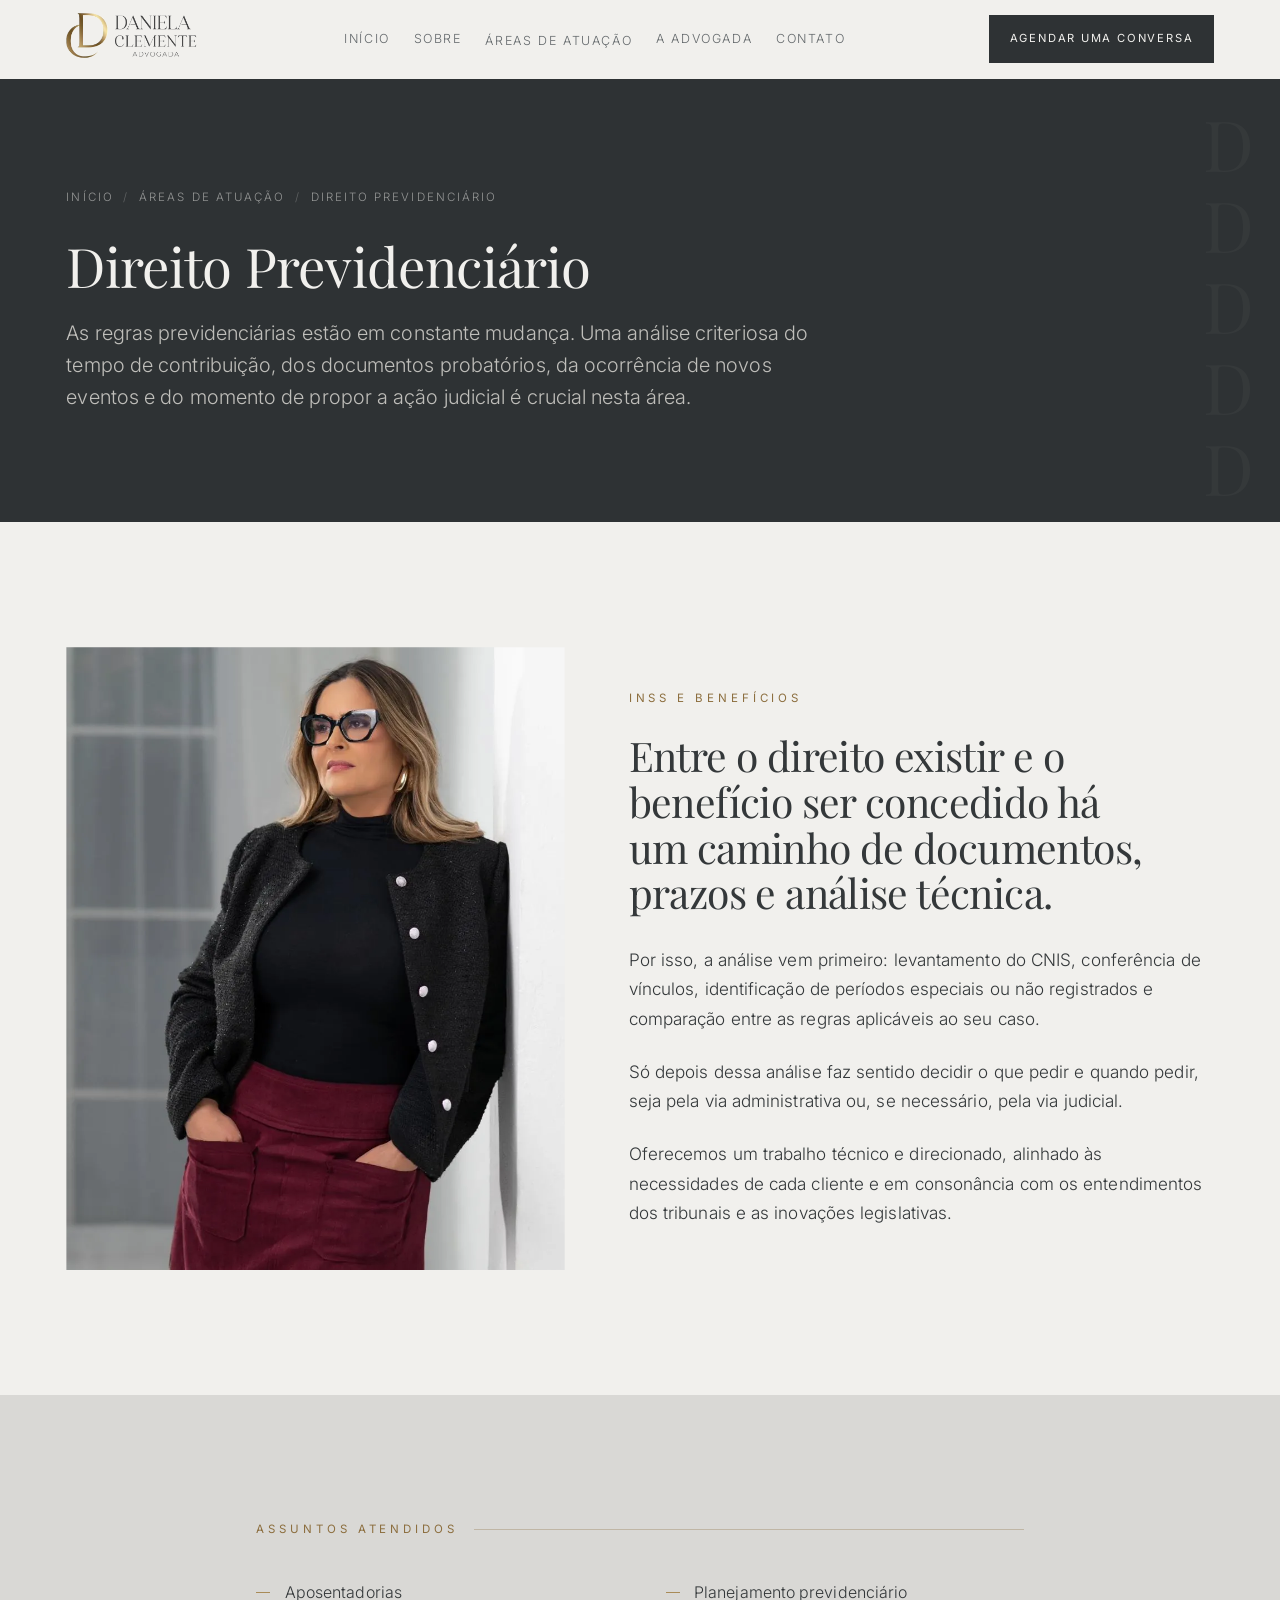
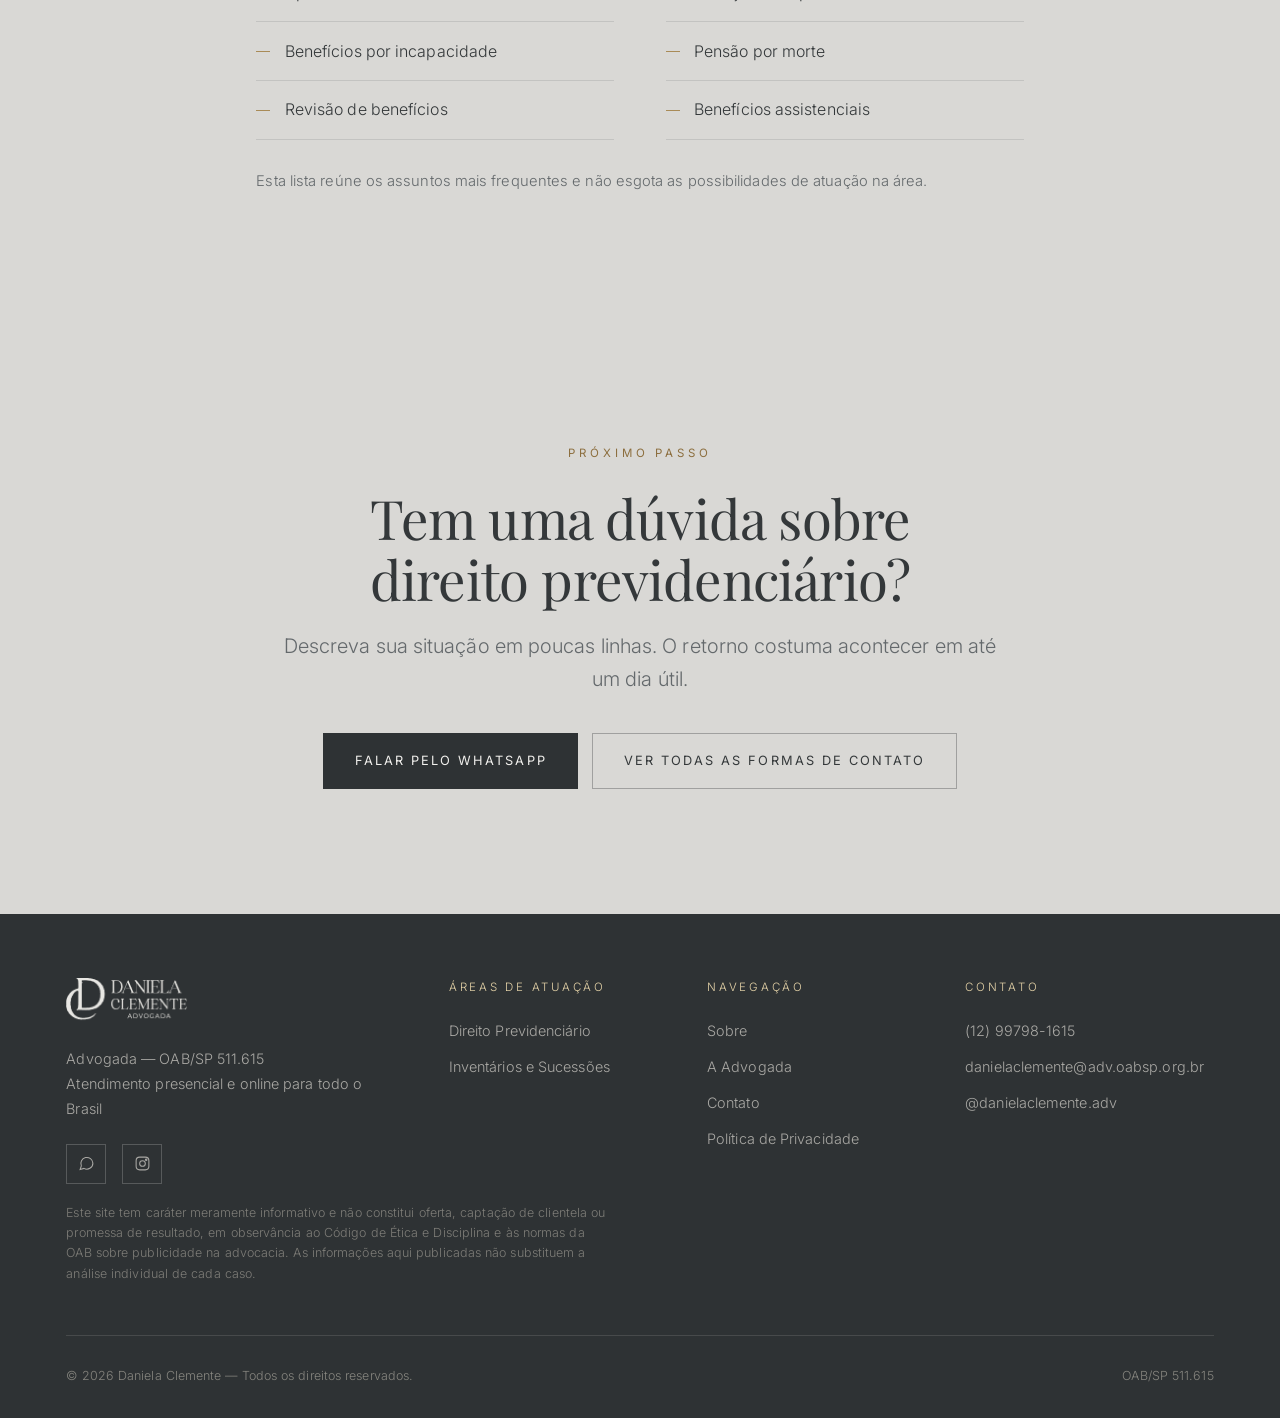
<file: areas-de-atuacao/direito-previdenciario/index.html>
<!DOCTYPE html>
<html lang="pt-BR">
<head>
<meta charset="utf-8">
<meta name="viewport" content="width=device-width, initial-scale=1">
<title>Direito Previdenciário | Daniela Clemente — Advogada</title>
<meta name="description" content="Atuação em aposentadorias, planejamento previdenciário, benefícios por incapacidade, pensão por morte e revisão de benefícios do INSS.">
<link rel="canonical" href="https://joaopedrowilliam.github.io/site-dinaela-clemente/areas-de-atuacao/direito-previdenciario/">
<meta name="robots" content="noindex, nofollow">
<meta property="og:type" content="website">
<meta property="og:site_name" content="Daniela Clemente — Advogada">
<meta property="og:locale" content="pt_BR">
<meta property="og:title" content="Direito Previdenciário | Daniela Clemente — Advogada">
<meta property="og:description" content="Atuação em aposentadorias, planejamento previdenciário, benefícios por incapacidade, pensão por morte e revisão de benefícios do INSS.">
<meta property="og:url" content="https://joaopedrowilliam.github.io/site-dinaela-clemente/areas-de-atuacao/direito-previdenciario/">
<meta property="og:image" content="https://joaopedrowilliam.github.io/site-dinaela-clemente/assets/img/og.jpg">
<meta name="twitter:card" content="summary_large_image">
<meta name="theme-color" content="#2e3234">
<link rel="icon" href="../../assets/img/favicon.ico" sizes="any">
<link rel="icon" type="image/png" href="../../assets/img/icone-512.png" sizes="512x512">
<link rel="apple-touch-icon" href="../../assets/img/icone-180.png">
<link rel="manifest" href="../../site.webmanifest">
<link rel="preconnect" href="https://fonts.googleapis.com"><link rel="preconnect" href="https://fonts.gstatic.com" crossorigin><link rel="stylesheet" href="https://fonts.googleapis.com/css2?family=Playfair+Display:ital,wght@0,400;0,500;1,400&family=Inter:wght@300;400;500&display=swap">
<link rel="stylesheet" href="../../assets/style.css">
<script type="application/ld+json">
{
  "@context": "https://schema.org",
  "@type": "Attorney",
  "name": "Daniela Clemente",
  "description": "Advocacia em Direito Previdenciário e em Inventários e Sucessões.",
  "url": "https://joaopedrowilliam.github.io/site-dinaela-clemente",
  "telephone": "+5512997981615",
  "email": "danielaclemente@adv.oabsp.org.br",
  "sameAs": [
    "https://www.instagram.com/danielaclemente.adv/"
  ],
  "areaServed": {
    "@type": "Country",
    "name": "Brasil"
  },
  "knowsAbout": [
    "Direito Previdenciário",
    "Inventários e Sucessões"
  ]
}
</script>
</head>
<body>

<a class="pular-para-conteudo" href="#conteudo">Pular para o conteúdo</a>
<header class="cabecalho">
  <div class="env cabecalho__interno">
    <a class="marca" href="../../index.html" aria-label="Daniela Clemente — Advogada, página inicial"><img src="../../assets/img/logo.png" alt="Daniela Clemente — Advogada" width="504" height="196"></a>
    <nav class="nav" aria-label="Navegação principal"><a class="nav__link" href="../../index.html">Início</a><a class="nav__link" href="../../sobre/">Sobre</a><div class="nav__grupo"><a class="nav__link" href="../../areas-de-atuacao/">Áreas de Atuação</a><div class="nav__submenu"><a href="../../areas-de-atuacao/">Visão geral</a><a href="../../areas-de-atuacao/direito-previdenciario/">Direito Previdenciário</a><a href="../../areas-de-atuacao/inventarios-e-sucessoes/">Inventários e Sucessões</a></div></div><a class="nav__link" href="../../a-advogada/">A Advogada</a><a class="nav__link" href="../../contato/">Contato</a></nav>
    <a class="btn btn--solido cabecalho__acao" href="https://wa.me/5512997981615?text=Olá%2C%20Daniela%2E%20Encontrei%20seu%20site%20e%20gostaria%20de%20conversar%20sobre%20um%20caso%2E" target="_blank" rel="noopener">Agendar uma conversa</a>
    <button class="hamburguer" aria-expanded="false" aria-controls="menu-mobile" aria-label="Abrir menu">
      <span></span><span></span><span></span>
    </button>
  </div>
</header>
<div class="menu-mobile" id="menu-mobile">
  <a class="menu-mobile__item" href="../../index.html">Início</a><a class="menu-mobile__item" href="../../sobre/">Sobre</a><a class="menu-mobile__item" href="../../areas-de-atuacao/">Áreas de Atuação</a><div class="menu-mobile__sub"><a href="../../areas-de-atuacao/direito-previdenciario/">Direito Previdenciário</a><a href="../../areas-de-atuacao/inventarios-e-sucessoes/">Inventários e Sucessões</a></div><a class="menu-mobile__item" href="../../a-advogada/">A Advogada</a><a class="menu-mobile__item" href="../../contato/">Contato</a>
  <a class="btn btn--solido" href="https://wa.me/5512997981615?text=Olá%2C%20Daniela%2E%20Encontrei%20seu%20site%20e%20gostaria%20de%20conversar%20sobre%20um%20caso%2E" target="_blank" rel="noopener">Agendar uma conversa</a>
</div>
<main id="conteudo">

<section class="pagina-topo">
  <div class="monograma-faixa"></div>
  <div class="env">
    <p class="migalhas"><a href="../../index.html">Início</a><span>/</span><a href="../../areas-de-atuacao/">Áreas de Atuação</a><span>/</span>Direito Previdenciário</p>
    <h1 class="revelar">Direito Previdenciário</h1>
    <p class="lead revelar" data-atraso="1">As regras previdenciárias estão em constante mudança. Uma análise criteriosa do tempo de contribuição, dos documentos probatórios, da ocorrência de novos eventos e do momento de propor a ação judicial é crucial nesta área.</p>
  </div>
</section>
<section class="secao">
  <div class="env retrato-bloco retrato-bloco--inverso">
    <div class="revelar">
      <span class="rotulo">INSS e benefícios</span>
      <h2 style="font-size: var(--t-h2); margin-bottom: 1.8rem; max-width: 22ch;">Entre o direito existir e o benefício ser concedido há um caminho de documentos, prazos e análise técnica.</h2>
      <div class="prosa"><p>Por isso, a análise vem primeiro: levantamento do CNIS, conferência de vínculos, identificação de períodos especiais ou não registrados e comparação entre as regras aplicáveis ao seu caso.</p><p>Só depois dessa análise faz sentido decidir o que pedir e quando pedir, seja pela via administrativa ou, se necessário, pela via judicial.</p><p>Oferecemos um trabalho técnico e direcionado, alinhado às necessidades de cada cliente e em consonância com os entendimentos dos tribunais e as inovações legislativas.</p></div>
    </div>
    <figure class="revelar revelar--imagem" data-atraso="1">
      <picture><source type="image/webp" sizes="(min-width: 1200px) 1100px, (min-width: 900px) 760px, (min-width: 600px) 760px, 95vw" srcset="../../assets/img/areas-520.webp 520w, ../../assets/img/areas-760.webp 760w, ../../assets/img/areas-1100.webp 1100w"><img src="../../assets/img/areas-760.jpg" alt="Direito Previdenciário" loading="lazy" decoding="async" width="896" height="1372"></picture>
    </figure>
  </div>
</section>

<section class="secao secao--greige">
  <div class="env env--estreito revelar">
    <span class="rotulo rotulo--linha">Assuntos atendidos</span>
    <ul class="lista-servicos"><li>Aposentadorias</li><li>Planejamento previdenciário</li><li>Benefícios por incapacidade</li><li>Pensão por morte</li><li>Revisão de benefícios</li><li>Benefícios assistenciais</li></ul>
    <p style="margin-top: 1.8rem; font-size: 0.92rem; color: var(--tinta-suave);">
      Esta lista reúne os assuntos mais frequentes e não esgota as possibilidades de atuação
      na área.
    </p>
  </div>
</section>


<section class="secao secao--greige">
  <div class="env env--estreito cta-final revelar">
    <span class="rotulo">Próximo passo</span>
    <h2>Tem uma dúvida sobre direito previdenciário?</h2>
    <p class="lead">Descreva sua situação em poucas linhas. O retorno costuma acontecer em até um dia útil.</p>
    <div class="grupo-btn">
      <a class="btn btn--solido" href="https://wa.me/5512997981615?text=Olá%2C%20Daniela%2E%20Encontrei%20seu%20site%20e%20gostaria%20de%20conversar%20sobre%20um%20caso%2E" target="_blank" rel="noopener">Falar pelo WhatsApp</a>
      <a class="btn btn--linha" href="../../contato/">Ver todas as formas de contato</a>
    </div>
  </div>
</section>
</main>

<footer class="rodape">
  <div class="env">
    <div class="rodape__grade">
      <div>
        <div class="rodape__marca"><img src="../../assets/img/logo-claro.png" alt="Daniela Clemente — Advogada" width="504" height="196"></div>
        <p>Advogada — OAB/SP 511.615<br>Atendimento presencial e online para todo o Brasil</p>
        <div class="rodape__sociais">
          <a href="https://wa.me/5512997981615?text=Olá%2C%20Daniela%2E%20Encontrei%20seu%20site%20e%20gostaria%20de%20conversar%20sobre%20um%20caso%2E" target="_blank" rel="noopener" aria-label="WhatsApp"><svg viewBox="0 0 24 24" width="17" height="17" fill="none" stroke="currentColor" stroke-width="1.5" aria-hidden="true"><path d="M21 11.5a8.5 8.5 0 0 1-12.6 7.4L3 20.5l1.7-5.2A8.5 8.5 0 1 1 21 11.5Z"/></svg></a>
          <a href="https://www.instagram.com/danielaclemente.adv/" target="_blank" rel="noopener" aria-label="Instagram"><svg viewBox="0 0 24 24" width="17" height="17" fill="none" stroke="currentColor" stroke-width="1.5" aria-hidden="true"><rect x="3" y="3" width="18" height="18" rx="5"/><circle cx="12" cy="12" r="4"/><circle cx="17.2" cy="6.8" r="1"/></svg></a>
        </div>
      </div>
      <div>
        <p class="rodape__titulo">Áreas de atuação</p>
        <ul class="rodape__lista"><li><a href="../../areas-de-atuacao/direito-previdenciario/">Direito Previdenciário</a></li><li><a href="../../areas-de-atuacao/inventarios-e-sucessoes/">Inventários e Sucessões</a></li></ul>
      </div>
      <div>
        <p class="rodape__titulo">Navegação</p>
        <ul class="rodape__lista">
          <li><a href="../../sobre/">Sobre</a></li>
          <li><a href="../../a-advogada/">A Advogada</a></li>
          <li><a href="../../contato/">Contato</a></li>
          <li><a href="../../politica-de-privacidade/">Política de Privacidade</a></li>
        </ul>
      </div>
      <div>
        <p class="rodape__titulo">Contato</p>
        <ul class="rodape__lista">
          <li><a href="https://wa.me/5512997981615?text=Olá%2C%20Daniela%2E%20Encontrei%20seu%20site%20e%20gostaria%20de%20conversar%20sobre%20um%20caso%2E" target="_blank" rel="noopener">(12) 99798-1615</a></li>
          <li><a href="mailto:danielaclemente@adv.oabsp.org.br">danielaclemente@adv.oabsp.org.br</a></li>
          <li><a href="https://www.instagram.com/danielaclemente.adv/" target="_blank" rel="noopener">@danielaclemente.adv</a></li>
        </ul>
      </div>
    </div>

    <p class="rodape__aviso">
      Este site tem caráter meramente informativo e não constitui oferta, captação de clientela ou
      promessa de resultado, em observância ao Código de Ética e Disciplina e às normas da OAB sobre
      publicidade na advocacia. As informações aqui publicadas não substituem a análise individual
      de cada caso.
    </p>

    <div class="rodape__base">
      <span>© 2026 Daniela Clemente — Todos os direitos reservados.</span>
      <span>OAB/SP 511.615</span>
    </div>
  </div>
</footer>
<a class="whats-flutuante" href="https://wa.me/5512997981615?text=Olá%2C%20Daniela%2E%20Encontrei%20seu%20site%20e%20gostaria%20de%20conversar%20sobre%20um%20caso%2E" target="_blank" rel="noopener" aria-label="Falar pelo WhatsApp">
  <svg viewBox="0 0 24 24" width="23" height="23" fill="none" stroke="currentColor"
       stroke-width="1.5" stroke-linecap="round" stroke-linejoin="round" aria-hidden="true">
    <path d="M21 11.5a8.5 8.5 0 0 1-12.6 7.4L3 20.5l1.7-5.2A8.5 8.5 0 1 1 21 11.5Z"/>
    <path d="M8.7 9.4c.35 2.6 2.6 4.85 5.2 5.2l1-1.4 2 .9-.3 1.7c-3.7.5-7.6-3.4-8.1-8.1l1.7-.3.9 2-1.4 1Z"/>
  </svg>
  <span class="whats-flutuante__texto">Falar pelo WhatsApp</span>
</a>
<script src="../../assets/main.js" defer></script>
</body>
</html>
</file>
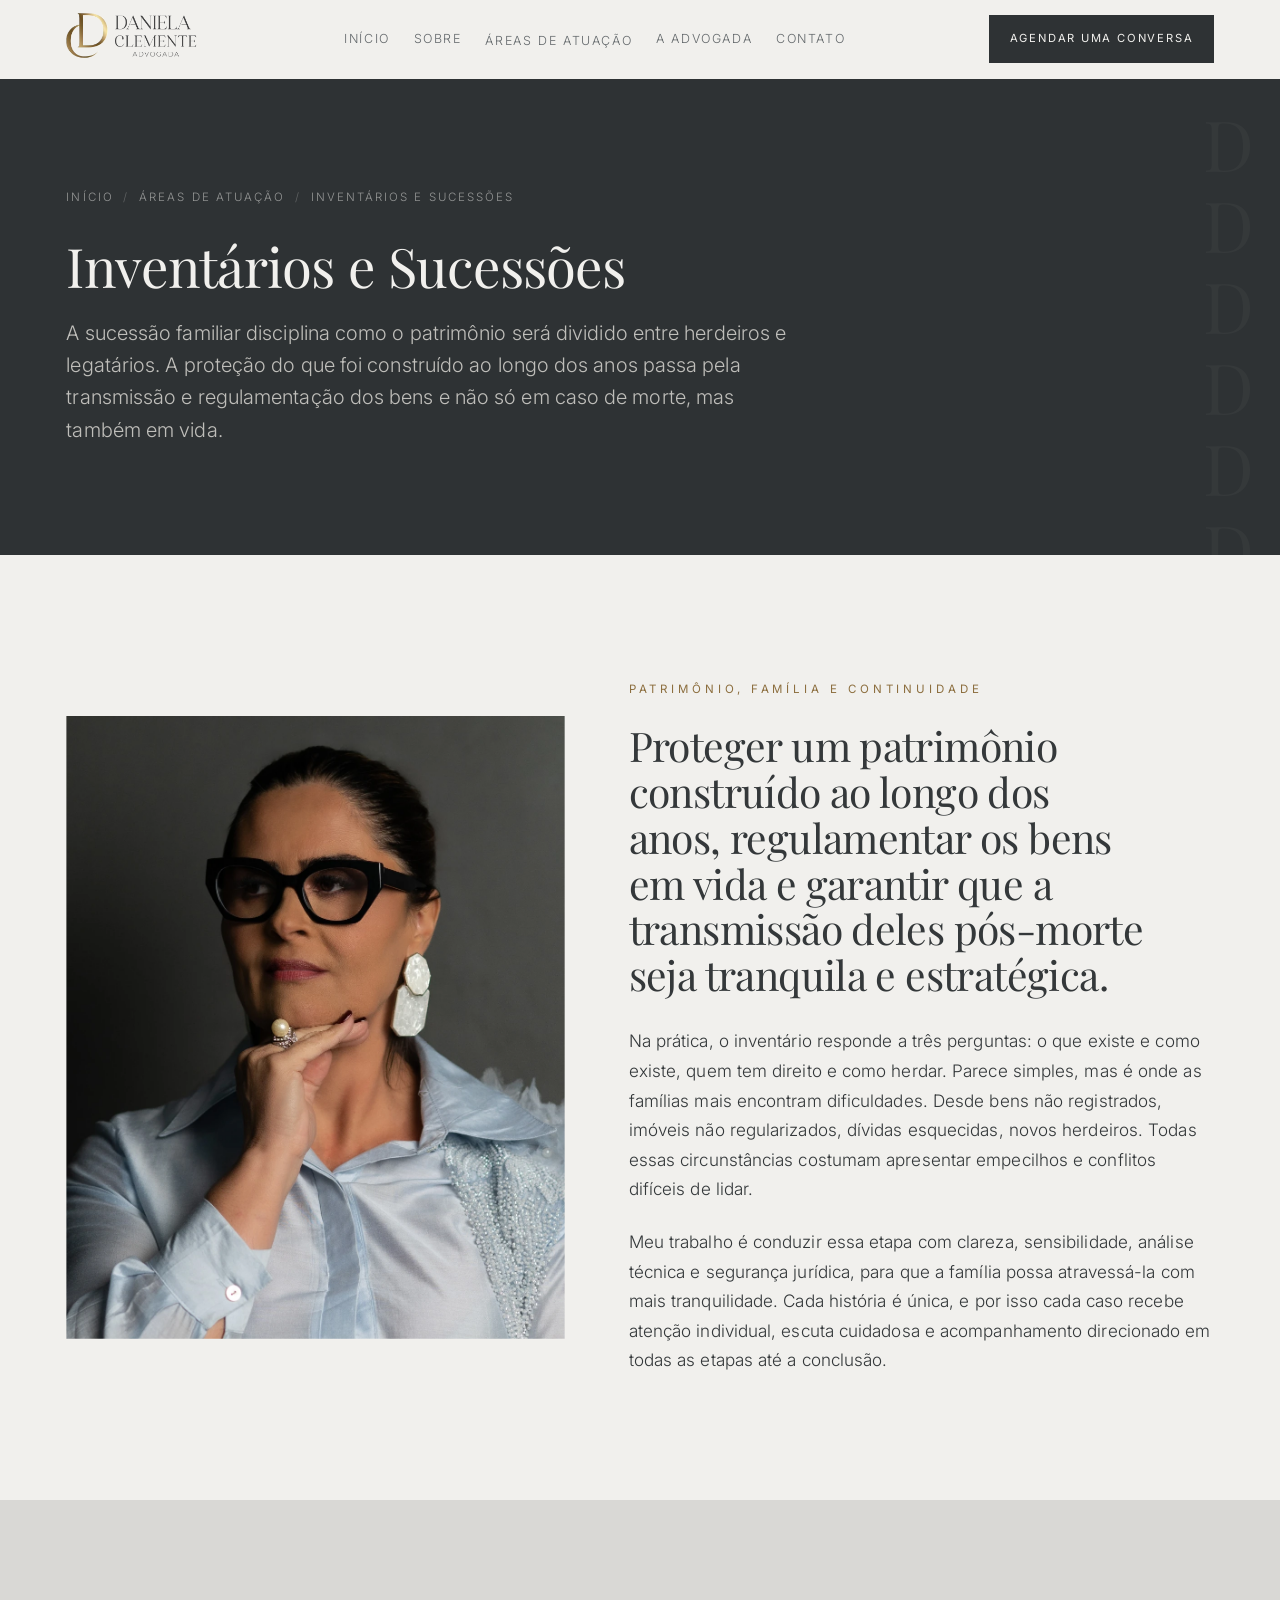
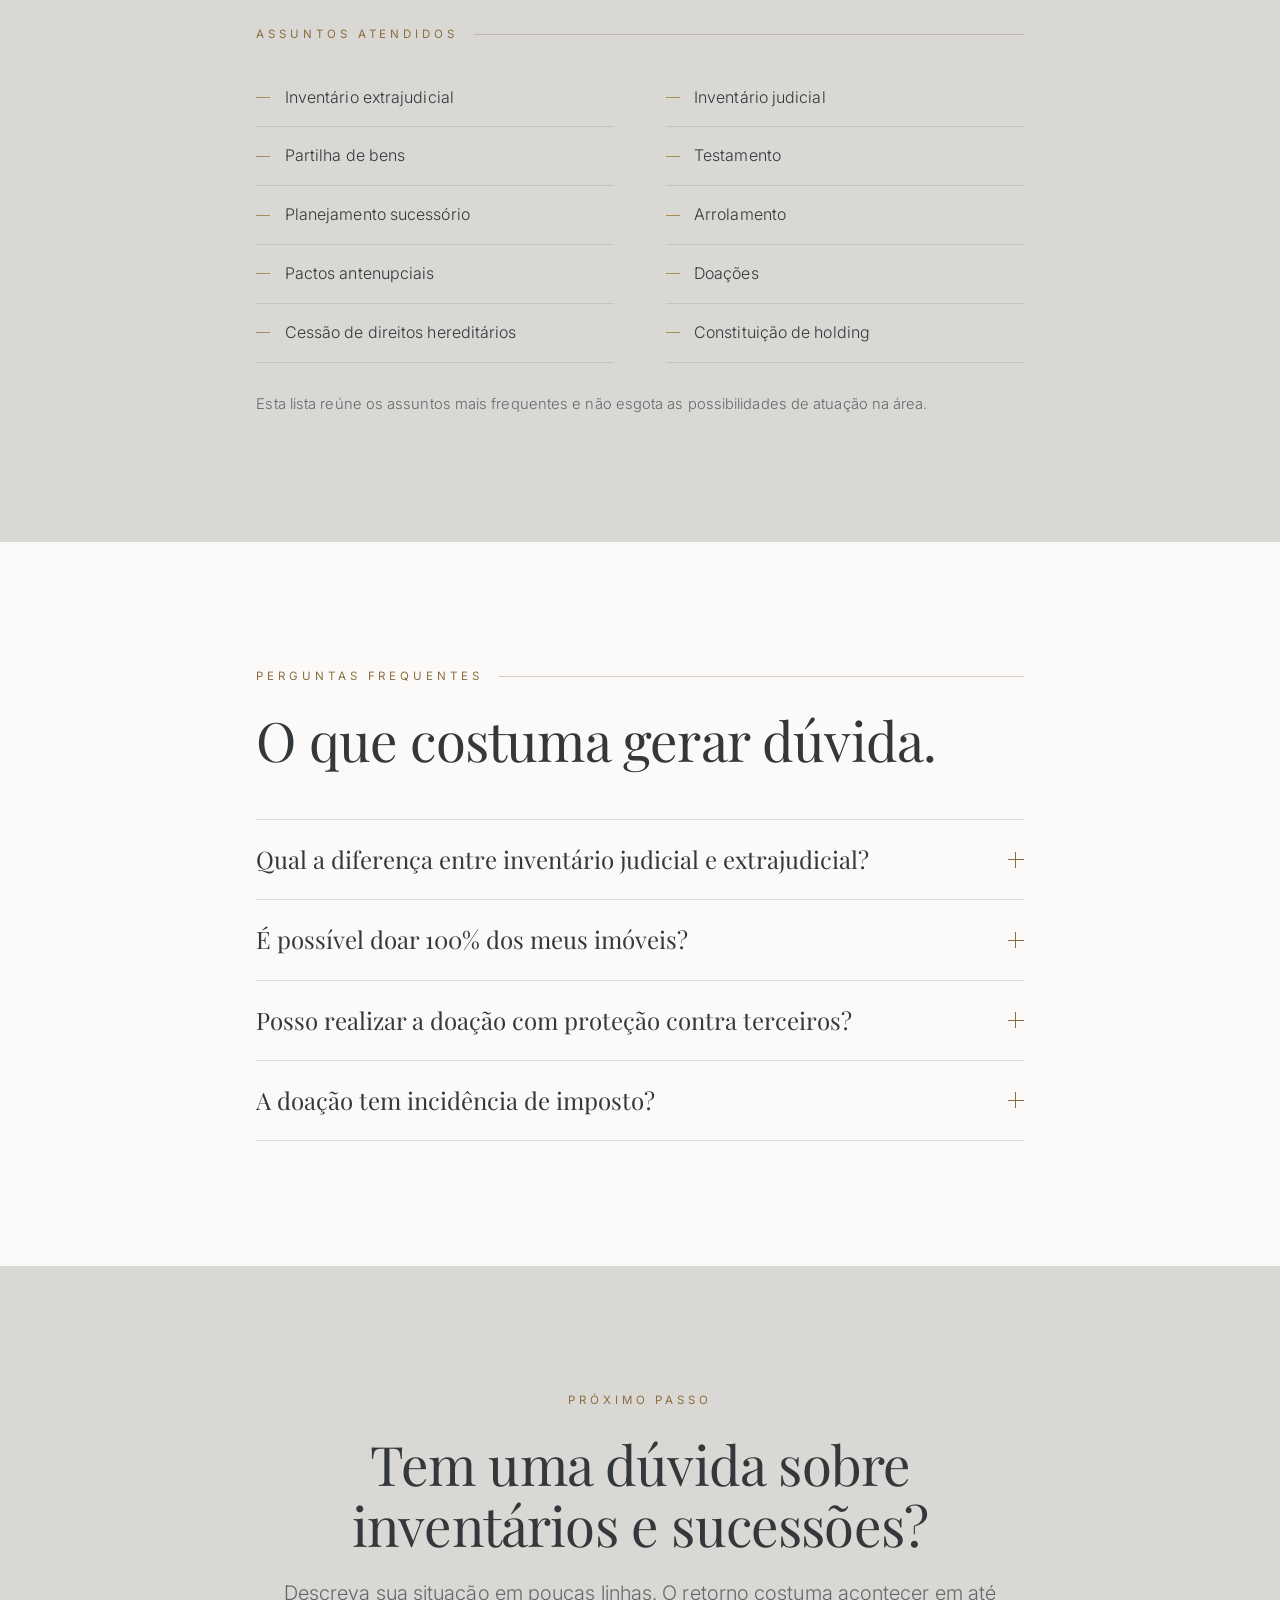
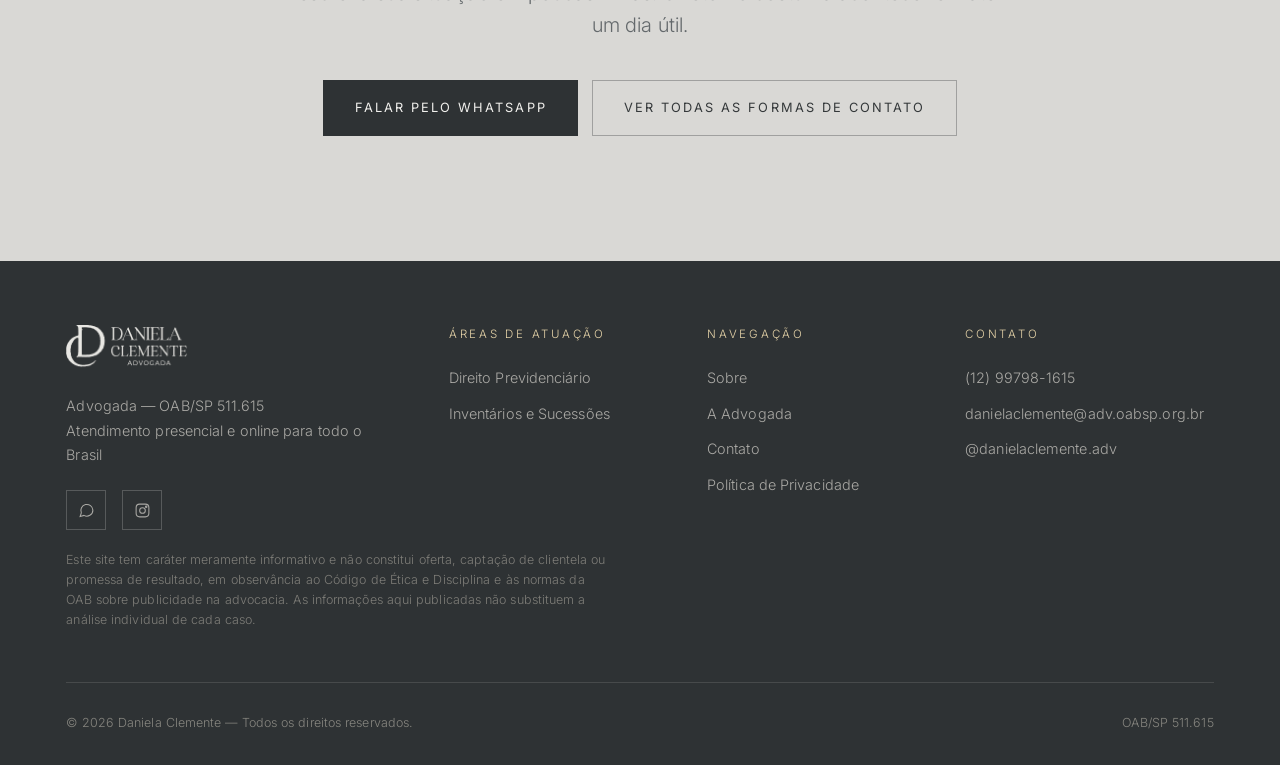
<file: areas-de-atuacao/inventarios-e-sucessoes/index.html>
<!DOCTYPE html>
<html lang="pt-BR">
<head>
<meta charset="utf-8">
<meta name="viewport" content="width=device-width, initial-scale=1">
<title>Inventários e Sucessões | Daniela Clemente — Advogada</title>
<meta name="description" content="Inventário judicial e extrajudicial, partilha de bens, testamento, doações, pactos antenupciais, cessão de direitos hereditários e constituição de holding.">
<link rel="canonical" href="https://joaopedrowilliam.github.io/site-dinaela-clemente/areas-de-atuacao/inventarios-e-sucessoes/">
<meta name="robots" content="noindex, nofollow">
<meta property="og:type" content="website">
<meta property="og:site_name" content="Daniela Clemente — Advogada">
<meta property="og:locale" content="pt_BR">
<meta property="og:title" content="Inventários e Sucessões | Daniela Clemente — Advogada">
<meta property="og:description" content="Inventário judicial e extrajudicial, partilha de bens, testamento, doações, pactos antenupciais, cessão de direitos hereditários e constituição de holding.">
<meta property="og:url" content="https://joaopedrowilliam.github.io/site-dinaela-clemente/areas-de-atuacao/inventarios-e-sucessoes/">
<meta property="og:image" content="https://joaopedrowilliam.github.io/site-dinaela-clemente/assets/img/og.jpg">
<meta name="twitter:card" content="summary_large_image">
<meta name="theme-color" content="#2e3234">
<link rel="icon" href="../../assets/img/favicon.ico" sizes="any">
<link rel="icon" type="image/png" href="../../assets/img/icone-512.png" sizes="512x512">
<link rel="apple-touch-icon" href="../../assets/img/icone-180.png">
<link rel="manifest" href="../../site.webmanifest">
<link rel="preconnect" href="https://fonts.googleapis.com"><link rel="preconnect" href="https://fonts.gstatic.com" crossorigin><link rel="stylesheet" href="https://fonts.googleapis.com/css2?family=Playfair+Display:ital,wght@0,400;0,500;1,400&family=Inter:wght@300;400;500&display=swap">
<link rel="stylesheet" href="../../assets/style.css">
<script type="application/ld+json">
{
  "@context": "https://schema.org",
  "@type": "Attorney",
  "name": "Daniela Clemente",
  "description": "Advocacia em Direito Previdenciário e em Inventários e Sucessões.",
  "url": "https://joaopedrowilliam.github.io/site-dinaela-clemente",
  "telephone": "+5512997981615",
  "email": "danielaclemente@adv.oabsp.org.br",
  "sameAs": [
    "https://www.instagram.com/danielaclemente.adv/"
  ],
  "areaServed": {
    "@type": "Country",
    "name": "Brasil"
  },
  "knowsAbout": [
    "Direito Previdenciário",
    "Inventários e Sucessões"
  ]
}
</script>
</head>
<body>

<a class="pular-para-conteudo" href="#conteudo">Pular para o conteúdo</a>
<header class="cabecalho">
  <div class="env cabecalho__interno">
    <a class="marca" href="../../index.html" aria-label="Daniela Clemente — Advogada, página inicial"><img src="../../assets/img/logo.png" alt="Daniela Clemente — Advogada" width="504" height="196"></a>
    <nav class="nav" aria-label="Navegação principal"><a class="nav__link" href="../../index.html">Início</a><a class="nav__link" href="../../sobre/">Sobre</a><div class="nav__grupo"><a class="nav__link" href="../../areas-de-atuacao/">Áreas de Atuação</a><div class="nav__submenu"><a href="../../areas-de-atuacao/">Visão geral</a><a href="../../areas-de-atuacao/direito-previdenciario/">Direito Previdenciário</a><a href="../../areas-de-atuacao/inventarios-e-sucessoes/">Inventários e Sucessões</a></div></div><a class="nav__link" href="../../a-advogada/">A Advogada</a><a class="nav__link" href="../../contato/">Contato</a></nav>
    <a class="btn btn--solido cabecalho__acao" href="https://wa.me/5512997981615?text=Olá%2C%20Daniela%2E%20Encontrei%20seu%20site%20e%20gostaria%20de%20conversar%20sobre%20um%20caso%2E" target="_blank" rel="noopener">Agendar uma conversa</a>
    <button class="hamburguer" aria-expanded="false" aria-controls="menu-mobile" aria-label="Abrir menu">
      <span></span><span></span><span></span>
    </button>
  </div>
</header>
<div class="menu-mobile" id="menu-mobile">
  <a class="menu-mobile__item" href="../../index.html">Início</a><a class="menu-mobile__item" href="../../sobre/">Sobre</a><a class="menu-mobile__item" href="../../areas-de-atuacao/">Áreas de Atuação</a><div class="menu-mobile__sub"><a href="../../areas-de-atuacao/direito-previdenciario/">Direito Previdenciário</a><a href="../../areas-de-atuacao/inventarios-e-sucessoes/">Inventários e Sucessões</a></div><a class="menu-mobile__item" href="../../a-advogada/">A Advogada</a><a class="menu-mobile__item" href="../../contato/">Contato</a>
  <a class="btn btn--solido" href="https://wa.me/5512997981615?text=Olá%2C%20Daniela%2E%20Encontrei%20seu%20site%20e%20gostaria%20de%20conversar%20sobre%20um%20caso%2E" target="_blank" rel="noopener">Agendar uma conversa</a>
</div>
<main id="conteudo">

<section class="pagina-topo">
  <div class="monograma-faixa"></div>
  <div class="env">
    <p class="migalhas"><a href="../../index.html">Início</a><span>/</span><a href="../../areas-de-atuacao/">Áreas de Atuação</a><span>/</span>Inventários e Sucessões</p>
    <h1 class="revelar">Inventários e Sucessões</h1>
    <p class="lead revelar" data-atraso="1">A sucessão familiar disciplina como o patrimônio será dividido entre herdeiros e legatários. A proteção do que foi construído ao longo dos anos passa pela transmissão e regulamentação dos bens e não só em caso de morte, mas também em vida.</p>
  </div>
</section>
<section class="secao">
  <div class="env retrato-bloco retrato-bloco--inverso">
    <div class="revelar">
      <span class="rotulo">Patrimônio, família e continuidade</span>
      <h2 style="font-size: var(--t-h2); margin-bottom: 1.8rem; max-width: 22ch;">Proteger um patrimônio construído ao longo dos anos, regulamentar os bens em vida e garantir que a transmissão deles pós-morte seja tranquila e estratégica.</h2>
      <div class="prosa"><p>Na prática, o inventário responde a três perguntas: o que existe e como existe, quem tem direito e como herdar. Parece simples, mas é onde as famílias mais encontram dificuldades. Desde bens não registrados, imóveis não regularizados, dívidas esquecidas, novos herdeiros. Todas essas circunstâncias costumam apresentar empecilhos e conflitos difíceis de lidar.</p><p>Meu trabalho é conduzir essa etapa com clareza, sensibilidade, análise técnica e segurança jurídica, para que a família possa atravessá-la com mais tranquilidade. Cada história é única, e por isso cada caso recebe atenção individual, escuta cuidadosa e acompanhamento direcionado em todas as etapas até a conclusão.</p></div>
    </div>
    <figure class="revelar revelar--imagem" data-atraso="1">
      <picture><source type="image/webp" sizes="(min-width: 1200px) 1100px, (min-width: 900px) 760px, (min-width: 600px) 760px, 95vw" srcset="../../assets/img/inventario-520.webp 520w, ../../assets/img/inventario-760.webp 760w, ../../assets/img/inventario-1100.webp 1100w, ../../assets/img/inventario-1300.webp 1300w"><img src="../../assets/img/inventario-760.jpg" alt="Inventários e Sucessões" loading="lazy" decoding="async" width="896" height="1372"></picture>
    </figure>
  </div>
</section>

<section class="secao secao--greige">
  <div class="env env--estreito revelar">
    <span class="rotulo rotulo--linha">Assuntos atendidos</span>
    <ul class="lista-servicos"><li>Inventário extrajudicial</li><li>Inventário judicial</li><li>Partilha de bens</li><li>Testamento</li><li>Planejamento sucessório</li><li>Arrolamento</li><li>Pactos antenupciais</li><li>Doações</li><li>Cessão de direitos hereditários</li><li>Constituição de holding</li></ul>
    <p style="margin-top: 1.8rem; font-size: 0.92rem; color: var(--tinta-suave);">
      Esta lista reúne os assuntos mais frequentes e não esgota as possibilidades de atuação
      na área.
    </p>
  </div>
</section>

<section class="secao secao--clara">
  <div class="env env--estreito">
    <div class="revelar bloco-intro">
      <span class="rotulo rotulo--linha">Perguntas frequentes</span>
      <h2 class="titulo-secao">O que costuma gerar dúvida.</h2>
    </div>
    <div class="faq revelar">
      <div class="faq__item">
        <h3>
          <button class="faq__botao" aria-expanded="false" aria-controls="faq-inventarios-e-sucessoes-0">
            <span>Qual a diferença entre inventário judicial e extrajudicial?</span><span class="faq__sinal" aria-hidden="true"></span>
          </button>
        </h3>
        <div class="faq__resposta" id="faq-inventarios-e-sucessoes-0"><div>O extrajudicial é feito em cartório, por escritura pública, e atualmente, com as novas diretrizes do Conselho Nacional de Justiça, exige que todos os herdeiros — maiores ou menores, capazes ou incapazes — estejam de comum acordo, e que não haja testamento. Apenas quando qualquer uma dessas condições não se cumpre é que o inventário precisa correr na Justiça.</div></div>
      </div>
      <div class="faq__item">
        <h3>
          <button class="faq__botao" aria-expanded="false" aria-controls="faq-inventarios-e-sucessoes-1">
            <span>É possível doar 100% dos meus imóveis?</span><span class="faq__sinal" aria-hidden="true"></span>
          </button>
        </h3>
        <div class="faq__resposta" id="faq-inventarios-e-sucessoes-1"><div>Depende. Há uma série de avaliações contextuais a serem analisadas: se há herdeiros legítimos, se é o único imóvel, qual o regime de casamento ou de união estável e se haverá cláusula de usufruto.</div></div>
      </div>
      <div class="faq__item">
        <h3>
          <button class="faq__botao" aria-expanded="false" aria-controls="faq-inventarios-e-sucessoes-2">
            <span>Posso realizar a doação com proteção contra terceiros?</span><span class="faq__sinal" aria-hidden="true"></span>
          </button>
        </h3>
        <div class="faq__resposta" id="faq-inventarios-e-sucessoes-2"><div>Sim, perfeitamente possível, desde que utilizada a cláusula específica para o caso.</div></div>
      </div>
      <div class="faq__item">
        <h3>
          <button class="faq__botao" aria-expanded="false" aria-controls="faq-inventarios-e-sucessoes-3">
            <span>A doação tem incidência de imposto?</span><span class="faq__sinal" aria-hidden="true"></span>
          </button>
        </h3>
        <div class="faq__resposta" id="faq-inventarios-e-sucessoes-3"><div>Em regra sim, incide o Imposto de Transmissão Causa Mortis e Doação (ITCMD). Mas há exceções que somente um profissional com experiência na área poderá apontar, conforme o caso.</div></div>
      </div></div>
  </div>
</section>

<section class="secao secao--greige">
  <div class="env env--estreito cta-final revelar">
    <span class="rotulo">Próximo passo</span>
    <h2>Tem uma dúvida sobre inventários e sucessões?</h2>
    <p class="lead">Descreva sua situação em poucas linhas. O retorno costuma acontecer em até um dia útil.</p>
    <div class="grupo-btn">
      <a class="btn btn--solido" href="https://wa.me/5512997981615?text=Olá%2C%20Daniela%2E%20Encontrei%20seu%20site%20e%20gostaria%20de%20conversar%20sobre%20um%20caso%2E" target="_blank" rel="noopener">Falar pelo WhatsApp</a>
      <a class="btn btn--linha" href="../../contato/">Ver todas as formas de contato</a>
    </div>
  </div>
</section>
</main>

<footer class="rodape">
  <div class="env">
    <div class="rodape__grade">
      <div>
        <div class="rodape__marca"><img src="../../assets/img/logo-claro.png" alt="Daniela Clemente — Advogada" width="504" height="196"></div>
        <p>Advogada — OAB/SP 511.615<br>Atendimento presencial e online para todo o Brasil</p>
        <div class="rodape__sociais">
          <a href="https://wa.me/5512997981615?text=Olá%2C%20Daniela%2E%20Encontrei%20seu%20site%20e%20gostaria%20de%20conversar%20sobre%20um%20caso%2E" target="_blank" rel="noopener" aria-label="WhatsApp"><svg viewBox="0 0 24 24" width="17" height="17" fill="none" stroke="currentColor" stroke-width="1.5" aria-hidden="true"><path d="M21 11.5a8.5 8.5 0 0 1-12.6 7.4L3 20.5l1.7-5.2A8.5 8.5 0 1 1 21 11.5Z"/></svg></a>
          <a href="https://www.instagram.com/danielaclemente.adv/" target="_blank" rel="noopener" aria-label="Instagram"><svg viewBox="0 0 24 24" width="17" height="17" fill="none" stroke="currentColor" stroke-width="1.5" aria-hidden="true"><rect x="3" y="3" width="18" height="18" rx="5"/><circle cx="12" cy="12" r="4"/><circle cx="17.2" cy="6.8" r="1"/></svg></a>
        </div>
      </div>
      <div>
        <p class="rodape__titulo">Áreas de atuação</p>
        <ul class="rodape__lista"><li><a href="../../areas-de-atuacao/direito-previdenciario/">Direito Previdenciário</a></li><li><a href="../../areas-de-atuacao/inventarios-e-sucessoes/">Inventários e Sucessões</a></li></ul>
      </div>
      <div>
        <p class="rodape__titulo">Navegação</p>
        <ul class="rodape__lista">
          <li><a href="../../sobre/">Sobre</a></li>
          <li><a href="../../a-advogada/">A Advogada</a></li>
          <li><a href="../../contato/">Contato</a></li>
          <li><a href="../../politica-de-privacidade/">Política de Privacidade</a></li>
        </ul>
      </div>
      <div>
        <p class="rodape__titulo">Contato</p>
        <ul class="rodape__lista">
          <li><a href="https://wa.me/5512997981615?text=Olá%2C%20Daniela%2E%20Encontrei%20seu%20site%20e%20gostaria%20de%20conversar%20sobre%20um%20caso%2E" target="_blank" rel="noopener">(12) 99798-1615</a></li>
          <li><a href="mailto:danielaclemente@adv.oabsp.org.br">danielaclemente@adv.oabsp.org.br</a></li>
          <li><a href="https://www.instagram.com/danielaclemente.adv/" target="_blank" rel="noopener">@danielaclemente.adv</a></li>
        </ul>
      </div>
    </div>

    <p class="rodape__aviso">
      Este site tem caráter meramente informativo e não constitui oferta, captação de clientela ou
      promessa de resultado, em observância ao Código de Ética e Disciplina e às normas da OAB sobre
      publicidade na advocacia. As informações aqui publicadas não substituem a análise individual
      de cada caso.
    </p>

    <div class="rodape__base">
      <span>© 2026 Daniela Clemente — Todos os direitos reservados.</span>
      <span>OAB/SP 511.615</span>
    </div>
  </div>
</footer>
<a class="whats-flutuante" href="https://wa.me/5512997981615?text=Olá%2C%20Daniela%2E%20Encontrei%20seu%20site%20e%20gostaria%20de%20conversar%20sobre%20um%20caso%2E" target="_blank" rel="noopener" aria-label="Falar pelo WhatsApp">
  <svg viewBox="0 0 24 24" width="23" height="23" fill="none" stroke="currentColor"
       stroke-width="1.5" stroke-linecap="round" stroke-linejoin="round" aria-hidden="true">
    <path d="M21 11.5a8.5 8.5 0 0 1-12.6 7.4L3 20.5l1.7-5.2A8.5 8.5 0 1 1 21 11.5Z"/>
    <path d="M8.7 9.4c.35 2.6 2.6 4.85 5.2 5.2l1-1.4 2 .9-.3 1.7c-3.7.5-7.6-3.4-8.1-8.1l1.7-.3.9 2-1.4 1Z"/>
  </svg>
  <span class="whats-flutuante__texto">Falar pelo WhatsApp</span>
</a>
<script src="../../assets/main.js" defer></script>
</body>
</html>
</file>
<file: assets/style.css>
/* =========================================================
   DANIELA CLEMENTE — ADVOGADA
   Sistema visual derivado do cartão de visita e do logotipo.
   ========================================================= */

/* ---------- 1. TOKENS ---------- */
:root {
  /* Cores extraídas dos arquivos da identidade */
  --grafite:        #5f6467;  /* fundo do cartão de visita */
  --grafite-fundo:  #2e3234;  /* derivado — seções escuras */
  --grafite-linha:  #4a4f52;
  --tinta:          #34383a;  /* texto principal */
  --tinta-suave:    #64696c;  /* texto secundário */
  --greige:         #d9d8d5;  /* fundo do logotipo circular */
  --papel:          #f1f0ed;  /* fundo principal */
  --papel-claro:    #fbfaf9;
  --bronze:         #8c6e3e;  /* monograma — tom escuro */
  --bronze-claro:   #a98b57;  /* monograma — tom médio */
  --champagne:      #e5d3a8;  /* monograma — tom claro */
  --bordo:          #5c2334;  /* acento secundário */

  /* Tipografia */
  --display: "Playfair Display", "Times New Roman", serif;
  --texto: "Inter", -apple-system, BlinkMacSystemFont, "Segoe UI", sans-serif;

  /* Escala tipográfica fluida */
  --t-hero:  clamp(2rem, 1.4rem + 2.75vw, 3.55rem);
  --t-h1:    clamp(1.95rem, 1.35rem + 2.6vw, 3.4rem);
  --t-h2:    clamp(1.6rem, 1.2rem + 1.75vw, 2.55rem);
  --t-h3:    clamp(1.2rem, 1.05rem + 0.6vw, 1.5rem);
  --t-corpo: clamp(1rem, 0.97rem + 0.16vw, 1.075rem);
  --t-lead:  clamp(1.08rem, 1rem + 0.4vw, 1.25rem);
  --t-mini:  0.72rem;

  /* Ritmo vertical e layout */
  --secao-y: clamp(4.5rem, 3rem + 6vw, 8.5rem);
  --gutter:  clamp(1.25rem, 0.5rem + 3vw, 3.5rem);
  --max:     1240px;
  --max-texto: 62ch;
  --transicao: 480ms cubic-bezier(0.22, 0.61, 0.36, 1);
}

/* ---------- 2. RESET ---------- */
*, *::before, *::after { box-sizing: border-box; }
html { -webkit-text-size-adjust: 100%; scroll-behavior: smooth; }
body, h1, h2, h3, h4, p, figure, blockquote, dl, dd, ul, ol { margin: 0; padding: 0; }
ul[class], ol[class] { list-style: none; }
img, picture, svg { display: block; max-width: 100%; }
/* Os atributos width/height do HTML viram dica de apresentação e fixam a altura,
   anulando o aspect-ratio do CSS. Com height: auto o aspect-ratio volta a mandar,
   e os atributos seguem reservando o espaço contra deslocamento de layout.
   O :where() zera a especificidade: sem ele, img[width][height] vale (0,2,1) e
   venceria regras de classe como .marca img, que define a altura do logotipo. */
:where(img[width][height]) { height: auto; }
button, input, select, textarea { font: inherit; color: inherit; }

body {
  background: var(--papel);
  color: var(--tinta);
  font-family: var(--texto);
  font-size: var(--t-corpo);
  font-weight: 300;
  line-height: 1.72;
  letter-spacing: 0.005em;
  -webkit-font-smoothing: antialiased;
  overflow-x: hidden;
}

h1, h2, h3, h4 {
  font-family: var(--display);
  font-weight: 400;
  line-height: 1.12;
  letter-spacing: -0.015em;
  text-wrap: balance;
}

a { color: inherit; text-decoration: none; }
::selection { background: var(--champagne); color: var(--grafite-fundo); }

:focus-visible {
  outline: 2px solid var(--bronze);
  outline-offset: 3px;
  border-radius: 1px;
}

.pular-para-conteudo {
  position: absolute; left: -9999px; top: 0; z-index: 200;
  background: var(--grafite-fundo); color: #fff;
  padding: 0.9rem 1.4rem; font-size: 0.85rem;
}
.pular-para-conteudo:focus { left: 0; }

.sr-only {
  position: absolute; width: 1px; height: 1px;
  padding: 0; margin: -1px; overflow: hidden;
  clip: rect(0 0 0 0); white-space: nowrap; border: 0;
}

/* ---------- 3. ESTRUTURA ---------- */
.env { width: 100%; max-width: var(--max); margin-inline: auto; padding-inline: var(--gutter); }
.env--estreito { max-width: 860px; }

.secao { padding-block: var(--secao-y); position: relative; }
.secao--escura { background: var(--grafite-fundo); color: var(--greige); }
.secao--greige { background: var(--greige); }
.secao--clara  { background: var(--papel-claro); }
.secao--topo-fino { padding-top: clamp(2.5rem, 1.5rem + 3vw, 4.5rem); }

/* ---------- 4. ELEMENTOS TIPOGRÁFICOS ---------- */

/* Rótulo em caixa alta espaçada — replica o cartão de visita */
.rotulo {
  display: block;
  font-size: var(--t-mini);
  font-weight: 400;
  letter-spacing: 0.34em;
  text-transform: uppercase;
  color: var(--bronze);
  margin-bottom: 1.5rem;
}
.secao--escura .rotulo { color: var(--champagne); }

.rotulo--linha { display: flex; align-items: center; gap: 1rem; }
.rotulo--linha::after {
  content: ""; flex: 1; height: 1px;
  background: currentColor; opacity: 0.32;
}

.lead {
  font-size: var(--t-lead);
  line-height: 1.62;
  color: var(--tinta-suave);
  max-width: var(--max-texto);
}
.secao--escura .lead { color: #c3c2be; }

.prosa p { max-width: var(--max-texto); margin-bottom: 1.35em; }
.prosa p:last-child { margin-bottom: 0; }

/* Numeração — usada apenas onde a ordem carrega informação */
.numero {
  font-family: var(--display);
  font-size: clamp(2.4rem, 1.6rem + 3vw, 4rem);
  line-height: 1;
  color: var(--bronze);
  opacity: 0.42;
  font-style: italic;
}

.titulo-secao { font-size: var(--t-h1); max-width: 22ch; margin-bottom: 2.6rem; }
.titulo-secao--solto { margin-bottom: 1.6rem; }
.secao--escura .titulo-secao { color: var(--papel); }
.bloco-intro { margin-bottom: 3rem; }

.regra { height: 1px; background: var(--tinta); opacity: 0.14; border: 0; margin: 0; }
.secao--escura .regra { background: var(--greige); opacity: 0.18; }

/* ---------- 5. ELEMENTO DE ASSINATURA ----------
   Coluna de "D" fantasma, ecoando a marca d'água lateral do cartão. */
.monograma-faixa {
  position: absolute;
  top: 0; bottom: 0; right: 0;
  width: clamp(58px, 8vw, 108px);
  overflow: hidden;
  display: flex; flex-direction: column;
  align-items: center; justify-content: flex-start;
  gap: 0.1em;
  pointer-events: none;
  user-select: none;
  font-family: var(--display);
  font-size: clamp(2.6rem, 6vw, 4.4rem);
  line-height: 1.05;
  color: var(--greige);
  opacity: 0.04;
  padding-top: 0.4em;
}
@media (max-width: 720px) { .monograma-faixa { display: none; } }

/* ---------- 6. BOTÕES ---------- */
.btn {
  display: inline-flex; align-items: center; gap: 0.7rem;
  white-space: nowrap;
  padding: 1rem 1.9rem;
  font-size: 0.8rem; font-weight: 400;
  letter-spacing: 0.16em; text-transform: uppercase;
  border: 1px solid transparent;
  cursor: pointer;
  transition: background var(--transicao), color var(--transicao), border-color var(--transicao);
}
.btn--solido {
  background: var(--grafite-fundo); color: var(--papel);
  border-color: var(--grafite-fundo);
}
.btn--solido:hover { background: var(--bronze); border-color: var(--bronze); }

.btn--linha { border-color: rgba(52,56,58,0.35); color: var(--tinta); }
.btn--linha:hover { border-color: var(--bronze); color: var(--bronze); }

.secao--escura .btn--linha { border-color: rgba(217,216,213,0.4); color: var(--greige); }
.secao--escura .btn--linha:hover { border-color: var(--champagne); color: var(--champagne); }

.btn--claro { background: var(--champagne); color: var(--grafite-fundo); border-color: var(--champagne); }
.btn--claro:hover { background: #fff; border-color: #fff; }

.grupo-btn { display: flex; flex-wrap: wrap; gap: 0.9rem; }
@media (max-width: 560px) {
  .grupo-btn .btn { width: 100%; justify-content: center; }
}

/* Link com traço animado */
.link-seta {
  display: inline-flex; align-items: center; gap: 0.65rem;
  font-size: 0.78rem; letter-spacing: 0.16em; text-transform: uppercase;
  color: var(--bronze);
  padding-bottom: 0.35rem;
  border-bottom: 1px solid rgba(140,110,62,0.32);
  transition: color var(--transicao), border-color var(--transicao), gap var(--transicao);
}
.link-seta:hover { color: var(--tinta); border-color: var(--tinta); gap: 1rem; }
.secao--escura .link-seta { color: var(--champagne); border-color: rgba(229,211,168,0.35); }
.secao--escura .link-seta:hover { color: #fff; border-color: #fff; }

/* ---------- 7. CABEÇALHO ---------- */
.cabecalho {
  position: sticky; top: 0; z-index: 100;
  background: rgba(241,240,237,0.92);
  backdrop-filter: blur(12px);
  border-bottom: 1px solid transparent;
  transition: border-color 300ms ease, background 300ms ease;
}
.cabecalho.rolado { border-bottom-color: rgba(52,56,58,0.12); }

.cabecalho__interno {
  display: flex; align-items: center; justify-content: space-between;
  gap: clamp(0.9rem, 1.6vw, 1.5rem);
  min-height: 78px;
}
.marca img { height: 42px; width: auto; }
@media (min-width: 900px) { .marca img { height: 52px; } }

.nav { display: none; }
@media (min-width: 1024px) {
  .nav { display: flex; align-items: center; gap: clamp(1.05rem, 1.85vw, 2.1rem); }
}
.nav__link {
  position: relative;
  white-space: nowrap;
  font-size: 0.78rem; letter-spacing: 0.13em; text-transform: uppercase;
  color: var(--tinta-suave);
  padding-block: 0.4rem;
  transition: color 260ms ease;
}
.nav__link::after {
  content: ""; position: absolute; left: 0; bottom: 0;
  width: 100%; height: 1px; background: var(--bronze);
  transform: scaleX(0); transform-origin: left;
  transition: transform 320ms cubic-bezier(0.22,0.61,0.36,1);
}
.nav__link:hover { color: var(--tinta); }
.nav__link:hover::after, .nav__link[aria-current="page"]::after { transform: scaleX(1); }
.nav__link[aria-current="page"] { color: var(--tinta); }

/* Submenu */
.nav__grupo { position: relative; }
.nav__submenu {
  position: absolute; top: calc(100% + 0.6rem); left: -1.2rem;
  min-width: 268px;
  background: var(--papel-claro);
  border: 1px solid rgba(52,56,58,0.1);
  padding: 0.6rem 0;
  opacity: 0; visibility: hidden; transform: translateY(-6px);
  transition: opacity 240ms ease, transform 240ms ease, visibility 240ms;
}
.nav__grupo:hover .nav__submenu,
.nav__grupo:focus-within .nav__submenu { opacity: 1; visibility: visible; transform: translateY(0); }
.nav__submenu a {
  display: block; padding: 0.7rem 1.4rem;
  font-size: 0.85rem; color: var(--tinta-suave);
  transition: background 200ms ease, color 200ms ease;
}
.nav__submenu a:hover { background: var(--greige); color: var(--tinta); }

.cabecalho__acao { display: none; }
@media (min-width: 1024px) {
  .cabecalho__acao {
    display: inline-flex;
    padding: 0.85rem clamp(1rem, 1.5vw, 1.5rem);
    font-size: clamp(0.7rem, 0.8vw, 0.8rem);
    letter-spacing: clamp(0.09em, 0.14vw, 0.16em);
  }
}

/* Menu mobile */
.hamburguer {
  display: flex; flex-direction: column; justify-content: center; gap: 5px;
  width: 46px; height: 46px; padding: 0 11px;
  background: none; border: 0; cursor: pointer;
}
@media (min-width: 1024px) { .hamburguer { display: none; } }
.hamburguer span {
  display: block; height: 1px; width: 100%; background: var(--tinta);
  transition: transform 320ms ease, opacity 240ms ease;
}
.hamburguer[aria-expanded="true"] span:nth-child(1) { transform: translateY(6px) rotate(45deg); }
.hamburguer[aria-expanded="true"] span:nth-child(2) { opacity: 0; }
.hamburguer[aria-expanded="true"] span:nth-child(3) { transform: translateY(-6px) rotate(-45deg); }

.menu-mobile {
  position: fixed; inset: 78px 0 0 0;
  background: var(--papel);
  padding: 2rem var(--gutter) 3rem;
  overflow-y: auto;
  z-index: 99;
  opacity: 0; visibility: hidden; transform: translateY(-12px);
  transition: opacity 320ms ease, transform 320ms ease, visibility 320ms;
}
.menu-mobile.aberto { opacity: 1; visibility: visible; transform: translateY(0); }
@media (min-width: 1024px) { .menu-mobile { display: none; } }
.menu-mobile a.menu-mobile__item {
  display: block;
  font-family: var(--display); font-size: 1.7rem;
  padding: 0.75rem 0;
  border-bottom: 1px solid rgba(52,56,58,0.1);
}
.menu-mobile__sub { padding: 0.2rem 0 0.9rem 0; }
.menu-mobile__sub a {
  display: block; padding: 0.5rem 0 0.5rem 1.1rem;
  font-size: 0.92rem; color: var(--tinta-suave);
  border-left: 1px solid rgba(140,110,62,0.35);
  margin-left: 0.2rem;
}
.menu-mobile .btn { margin-top: 2rem; width: 100%; justify-content: center; }

/* ---------- 8. HERO ---------- */
.hero { position: relative; padding-block: clamp(2.5rem, 1rem + 5vw, 5.5rem) 0; overflow: hidden; }
.hero__grade {
  display: grid; gap: clamp(2.5rem, 1rem + 5vw, 4.5rem);
  align-items: center;
}
@media (min-width: 900px) {
  .hero__grade { grid-template-columns: 1.05fr 0.95fr; gap: clamp(3rem, 4vw, 5rem); }
  .hero { padding-bottom: clamp(3rem, 5vw, 6rem); }
}

.hero__titulo {
  font-size: var(--t-hero);
  line-height: 1.06;
  margin-bottom: 1.6rem;
}
.hero__titulo em {
  font-style: italic;
  color: var(--bronze);
}
.hero__sub { max-width: 46ch; }
.hero__acoes { margin-top: 2.4rem; }

.hero__figura { position: relative; isolation: isolate; }
.hero__figura img {
  width: 100%; height: auto;
  aspect-ratio: 4 / 5;
  object-fit: cover;
  object-position: center 18%;
}
/* Moldura fina deslocada — detalhe discreto, sem sombra */
.hero__figura::after {
  content: ""; position: absolute;
  right: -16px; bottom: 2.4rem;
  width: 58%; height: 52%;
  border: 1px solid var(--bronze-claro);
  opacity: 0.55;
  z-index: -1;
}
@media (max-width: 899px) { .hero__figura::after { display: none; } }
@media (min-width: 900px) {
  .hero__figura img { aspect-ratio: 3 / 4; }
}

.hero__nota {
  margin-top: 1.1rem;
  font-size: 0.74rem; letter-spacing: 0.2em; text-transform: uppercase;
  color: var(--tinta-suave);
}

/* ---------- 9. FAIXA DE MANIFESTO ---------- */
.manifesto__grade { display: grid; gap: clamp(2.5rem, 5vw, 4rem); }
@media (min-width: 900px) { .manifesto__grade { grid-template-columns: 0.85fr 1.15fr; align-items: center; } }
.manifesto__citacao {
  font-family: var(--display);
  font-size: var(--t-h2);
  line-height: 1.28;
  color: var(--tinta);
  margin-bottom: 2rem;
}
.secao--escura .manifesto__citacao { color: var(--papel); }

/* A fotografia de posicionamento é quase toda escura. Sobre fundo claro ela
   se sustenta como bloco; sobre a seção grafite desapareceria. */
.manifesto { position: relative; }
.manifesto__figura img {
  width: 100%; aspect-ratio: 4 / 5; object-fit: cover; object-position: center 30%;
}
@media (min-width: 900px) { .manifesto__figura img { aspect-ratio: 3 / 4; } }

/* ---------- 10. ÁREAS DE ATUAÇÃO ---------- */
.areas { display: grid; }
.area-item {
  display: grid; gap: 1.5rem;
  padding-block: clamp(2.4rem, 4vw, 3.4rem);
  border-top: 1px solid rgba(52,56,58,0.14);
  align-items: start;
}
.area-item:last-child { border-bottom: 1px solid rgba(52,56,58,0.14); }
@media (min-width: 860px) {
  .area-item { grid-template-columns: 92px 1fr 300px; gap: clamp(1.5rem, 3vw, 3rem); align-items: center; }
}
.area-item__titulo { font-size: var(--t-h3); margin-bottom: 0.8rem; }
.area-item__texto { color: var(--tinta-suave); max-width: 56ch; margin-bottom: 1.4rem; }
.area-item__acao { justify-self: start; }
@media (min-width: 860px) { .area-item__acao { justify-self: end; } }

/* Cartões da página-hub */
.grade-areas { display: grid; gap: clamp(1.5rem, 3vw, 2.5rem); }
@media (min-width: 780px) { .grade-areas { grid-template-columns: repeat(2, 1fr); } }
@media (min-width: 980px) { .grade-areas { max-width: 860px; margin-inline: auto; } }
.cartao-area {
  display: flex; flex-direction: column;
  background: var(--papel-claro);
  border: 1px solid rgba(52,56,58,0.1);
  transition: border-color var(--transicao), transform var(--transicao);
}
.cartao-area:hover { border-color: var(--bronze-claro); transform: translateY(-4px); }

.cartao-area__topo {
  display: flex; align-items: center; justify-content: space-between;
  padding: clamp(1.6rem, 3vw, 2.1rem) clamp(1.5rem, 3vw, 2.1rem) clamp(1.3rem, 2.5vw, 1.7rem);
  border-bottom: 1px solid rgba(52,56,58,0.1);
}
.icone-area {
  width: clamp(64px, 10vw, 76px); height: auto;
  color: var(--tinta-suave);
  transition: color var(--transicao);
}
.icone-area__acento { color: var(--bronze-claro); transition: color var(--transicao); }
.cartao-area:hover .icone-area { color: var(--tinta); }
.cartao-area:hover .icone-area__acento { color: var(--bronze); }

.cartao-area__corpo { padding: clamp(1.5rem, 3vw, 2.1rem); display: flex; flex-direction: column; flex: 1; }
.cartao-area__num {
  font-family: var(--display); font-style: italic;
  font-size: 1.65rem; color: var(--bronze); opacity: 0.5;
}
.cartao-area__titulo { font-size: var(--t-h3); margin-bottom: 0.9rem; }
.cartao-area__texto { font-size: 0.94rem; color: var(--tinta-suave); flex: 1; margin-bottom: 1.6rem; }

/* ---------- 11. SOBRE / RETRATO ---------- */
.retrato-bloco { display: grid; gap: clamp(2.5rem, 5vw, 4.5rem); align-items: center; }
@media (min-width: 900px) {
  .retrato-bloco { grid-template-columns: 0.92fr 1.08fr; }
  .retrato-bloco--inverso > *:first-child { order: 2; }
}
.retrato-bloco img { width: 100%; aspect-ratio: 4 / 5; object-fit: cover; }
/* Fotografia de corpo inteiro: mantém o enquadramento original do fotógrafo,
   porque o espaço negativo faz parte da composição. */
.retrato-bloco--integral img { aspect-ratio: auto; height: auto; }
@media (min-width: 900px) { .retrato-bloco--integral { align-items: start; } }

/* ---------- 12. PRINCÍPIOS / MÉTODO ---------- */
.grade-principios { display: grid; gap: clamp(1.8rem, 3vw, 2.6rem); }
@media (min-width: 700px) { .grade-principios { grid-template-columns: repeat(2, 1fr); } }
.principio { border-top: 1px solid rgba(52,56,58,0.16); padding-top: 1.4rem; }
.secao--escura .principio { border-color: rgba(217,216,213,0.2); }
.principio__titulo { font-size: 1.22rem; margin-bottom: 0.7rem; }
.principio__texto { font-size: 0.96rem; color: var(--tinta-suave); }
.secao--escura .principio__texto { color: #b6b5b1; }

/* Etapas — sequência real, por isso numeradas */
.etapas { counter-reset: etapa; display: grid; gap: 0; }
.etapa {
  display: grid; gap: 0.4rem 1.8rem;
  padding-block: 1.7rem;
  border-top: 1px solid rgba(217,216,213,0.18);
}
.etapa:last-child { border-bottom: 1px solid rgba(217,216,213,0.18); }
@media (min-width: 720px) { .etapa { grid-template-columns: 78px 1fr; align-items: baseline; } }
.etapa__num {
  font-family: var(--display); font-style: italic;
  font-size: 1.4rem; color: var(--champagne); opacity: 0.72;
}
.etapa__titulo { font-size: 1.18rem; margin-bottom: 0.45rem; color: var(--papel); }
.etapa__texto { font-size: 0.95rem; color: #b6b5b1; max-width: 58ch; }

/* ---------- 13. LISTA DE SERVIÇOS ---------- */
.lista-servicos { display: grid; gap: 0; }
@media (min-width: 640px) { .lista-servicos { grid-template-columns: repeat(2, 1fr); column-gap: clamp(2rem, 4vw, 4rem); } }
.lista-servicos li {
  padding-block: 0.95rem;
  border-bottom: 1px solid rgba(52,56,58,0.13);
  font-size: 1rem;
  display: flex; align-items: center; gap: 0.9rem;
}
.lista-servicos li::before {
  content: ""; width: 14px; height: 1px; background: var(--bronze-claro); flex: none;
}

/* ---------- 14. PERGUNTAS FREQUENTES ---------- */
.faq { border-top: 1px solid rgba(52,56,58,0.14); }
.faq__item { border-bottom: 1px solid rgba(52,56,58,0.14); }
.faq__botao {
  width: 100%; display: flex; align-items: center; justify-content: space-between; gap: 1.5rem;
  padding: 1.5rem 0; background: none; border: 0; cursor: pointer; text-align: left;
  font-family: var(--display); font-size: var(--t-h3); line-height: 1.3;
  transition: color 260ms ease;
}
.faq__botao:hover { color: var(--bronze); }
.faq__sinal { flex: none; width: 16px; height: 16px; position: relative; }
.faq__sinal::before, .faq__sinal::after {
  content: ""; position: absolute; background: var(--bronze);
  transition: transform 320ms cubic-bezier(0.22,0.61,0.36,1);
}
.faq__sinal::before { top: 50%; left: 0; width: 100%; height: 1px; margin-top: -0.5px; }
.faq__sinal::after  { left: 50%; top: 0; height: 100%; width: 1px; margin-left: -0.5px; }
.faq__botao[aria-expanded="true"] .faq__sinal::after { transform: rotate(90deg); }
.faq__resposta { overflow: hidden; height: 0; transition: height 380ms cubic-bezier(0.22,0.61,0.36,1); }
.faq__resposta > div { padding-bottom: 1.7rem; color: var(--tinta-suave); max-width: var(--max-texto); }

/* ---------- 15. FICHA (A ADVOGADA) ---------- */
.ficha { display: grid; gap: 0; }
.ficha__linha {
  display: grid; gap: 0.25rem 2rem;
  padding-block: 1.25rem;
  border-bottom: 1px solid rgba(52,56,58,0.13);
}
@media (min-width: 640px) { .ficha__linha { grid-template-columns: 190px 1fr; align-items: baseline; } }
.ficha__rotulo {
  font-size: var(--t-mini); letter-spacing: 0.22em; text-transform: uppercase;
  color: var(--bronze);
}
.ficha__valor { font-size: 1rem; }

/* Marcação visível de conteúdo pendente */
.pendente {
  background: rgba(229,211,168,0.4);
  border-bottom: 1px dashed var(--bronze);
  padding: 0.05em 0.35em;
  font-style: italic;
  color: var(--bronze);
}

/* ---------- 16. CONTATO ---------- */
.contato__grade { display: grid; gap: clamp(2.5rem, 5vw, 4.5rem); }
@media (min-width: 900px) { .contato__grade { grid-template-columns: 0.85fr 1.15fr; } }

.canais { display: grid; gap: 0; }
.canal {
  display: flex; align-items: flex-start; gap: 1.1rem;
  padding-block: 1.35rem;
  border-bottom: 1px solid rgba(52,56,58,0.13);
  transition: padding-left var(--transicao);
}
a.canal:hover { padding-left: 0.6rem; }
.canal__icone { flex: none; width: 20px; height: 20px; margin-top: 0.28rem; color: var(--bronze); }
.canal__rotulo {
  display: block; font-size: var(--t-mini); letter-spacing: 0.22em;
  text-transform: uppercase; color: var(--tinta-suave); margin-bottom: 0.28rem;
}
.canal__valor { font-size: 1.02rem; word-break: break-word; }

/* Formulário */
.form { display: grid; gap: 1.5rem; }
.campo { display: grid; gap: 0.5rem; }
.campo label {
  font-size: var(--t-mini); letter-spacing: 0.2em; text-transform: uppercase; color: var(--tinta-suave);
}
.campo input, .campo select, .campo textarea {
  background: transparent;
  border: 0; border-bottom: 1px solid rgba(52,56,58,0.28);
  padding: 0.75rem 0;
  font-size: 1rem; font-weight: 300;
  border-radius: 0;
  transition: border-color 280ms ease;
}
.campo input:focus, .campo select:focus, .campo textarea:focus {
  outline: none; border-bottom-color: var(--bronze);
}
.campo textarea { resize: vertical; min-height: 118px; }
.campo select { appearance: none; cursor: pointer; }
.campo--select { position: relative; }
.campo--select::after {
  content: ""; position: absolute; right: 4px; bottom: 1.3rem;
  width: 7px; height: 7px; border-right: 1px solid var(--tinta-suave); border-bottom: 1px solid var(--tinta-suave);
  transform: rotate(45deg); pointer-events: none;
}
.form__consentimento { display: flex; gap: 0.8rem; align-items: flex-start; font-size: 0.86rem; color: var(--tinta-suave); }
.form__consentimento input { width: 17px; height: 17px; margin-top: 0.25rem; flex: none; accent-color: var(--bronze); }
.form__retorno { font-size: 0.92rem; padding: 0.9rem 1.1rem; display: none; }
.form__retorno.ok { display: block; background: rgba(140,110,62,0.12); color: var(--bronze); }
.form__retorno.erro { display: block; background: rgba(92,35,52,0.1); color: var(--bordo); }

/* ---------- 17. CTA FINAL ---------- */
.cta-final { text-align: center; }
.cta-final h2 { font-size: var(--t-h1); margin-bottom: 1.3rem; }
.cta-final .lead { margin-inline: auto; text-align: center; }
.cta-final .grupo-btn { justify-content: center; margin-top: 2.4rem; }

/* ---------- 18. CONTEÚDOS ---------- */
.filtros { display: flex; flex-wrap: wrap; gap: 0.6rem; margin-bottom: 3rem; }
.filtro {
  padding: 0.6rem 1.25rem;
  border: 1px solid rgba(52,56,58,0.22);
  font-size: 0.75rem; letter-spacing: 0.14em; text-transform: uppercase;
  background: none; cursor: pointer;
  transition: all 260ms ease;
}
.filtro:hover { border-color: var(--bronze); color: var(--bronze); }
.filtro[aria-pressed="true"] { background: var(--grafite-fundo); border-color: var(--grafite-fundo); color: var(--papel); }

.vazio {
  border: 1px dashed rgba(52,56,58,0.3);
  padding: clamp(2.5rem, 5vw, 4.5rem);
  text-align: center;
}
.vazio__titulo { font-size: var(--t-h3); margin-bottom: 0.9rem; }
.vazio__texto { color: var(--tinta-suave); max-width: 48ch; margin-inline: auto; }

/* ---------- 18b. ARTIGOS ---------- */
.lista-artigos { display: grid; gap: 0; }
.artigo-card {
  padding-block: clamp(2rem, 3.5vw, 2.8rem);
  border-top: 1px solid rgba(52,56,58,0.14);
  max-width: 70ch;
}
.artigo-card:last-child { border-bottom: 1px solid rgba(52,56,58,0.14); }
.artigo-card[hidden] { display: none; }
.artigo-card__meta {
  display: flex; flex-wrap: wrap; gap: 0.6rem;
  font-size: var(--t-mini); letter-spacing: 0.18em; text-transform: uppercase;
  color: var(--bronze); margin-bottom: 1rem;
}
.artigo-card__titulo { font-size: var(--t-h3); margin-bottom: 0.8rem; }
.artigo-card__titulo a { transition: color 260ms ease; }
.artigo-card__titulo a:hover { color: var(--bronze); }
.artigo-card__resumo { color: var(--tinta-suave); margin-bottom: 1.4rem; }

.artigo__meta {
  display: flex; flex-wrap: wrap; gap: 0.6rem;
  font-size: var(--t-mini); letter-spacing: 0.18em; text-transform: uppercase;
  color: var(--bronze); margin-bottom: 2.5rem;
}
.artigo p { font-size: var(--t-lead); line-height: 1.75; }
.artigo__h2 { font-size: var(--t-h3); margin: 2.8rem 0 1.1rem; }
.artigo__lista { margin: 0 0 1.35em; max-width: var(--max-texto); }
.artigo__lista li {
  padding-block: 0.5rem 0.5rem; padding-left: 1.6rem; position: relative;
  font-size: var(--t-lead); line-height: 1.6;
}
.artigo__lista li::before {
  content: ""; position: absolute; left: 0; top: 1.1em;
  width: 12px; height: 1px; background: var(--bronze-claro);
}
.artigo__destaque {
  margin: 2.6rem 0; padding: 0 0 0 1.8rem;
  border-left: 2px solid var(--bronze-claro);
  font-family: var(--display); font-size: var(--t-h3); line-height: 1.4;
  color: var(--tinta);
}
.artigo__rodape { margin-top: 3rem; padding-top: 1.8rem; border-top: 1px solid rgba(52,56,58,0.14); }

.grade-relacionados { display: grid; gap: 1px; background: rgba(52,56,58,0.14); border-block: 1px solid rgba(52,56,58,0.14); }
@media (min-width: 700px) { .grade-relacionados { grid-template-columns: repeat(2, 1fr); } }
.relacionado {
  display: block; background: var(--papel);
  padding: clamp(1.5rem, 3vw, 2.1rem);
  transition: background 260ms ease;
}
.secao--clara .relacionado { background: var(--papel-claro); }
.relacionado:hover { background: var(--greige); }
.relacionado__cat {
  display: block; font-size: var(--t-mini); letter-spacing: 0.2em;
  text-transform: uppercase; color: var(--bronze); margin-bottom: 0.7rem;
}
.relacionado__titulo { display: block; font-family: var(--display); font-size: 1.2rem; line-height: 1.3; }

/* ---------- 19. CABEÇALHO DE PÁGINA ---------- */
.pagina-topo {
  background: var(--grafite-fundo); color: var(--greige);
  padding-block: clamp(3.5rem, 2rem + 6vw, 7rem);
  position: relative; overflow: hidden;
}
.pagina-topo h1 { font-size: var(--t-h1); color: var(--papel); margin-bottom: 1.2rem; }
.pagina-topo .lead { color: #bfbeba; }
.migalhas {
  font-size: var(--t-mini); letter-spacing: 0.18em; text-transform: uppercase;
  color: rgba(217,216,213,0.6); margin-bottom: 1.8rem;
}
.migalhas a { border-bottom: 1px solid transparent; transition: border-color 240ms; }
.migalhas a:hover { border-color: currentColor; }
.migalhas span { margin-inline: 0.6rem; opacity: 0.5; }

/* ---------- 20. RODAPÉ ---------- */
.rodape { background: var(--grafite-fundo); color: #a9a8a4; padding-block: clamp(3.5rem, 5vw, 5rem) 2rem; font-size: 0.9rem; }
.rodape__grade { display: grid; gap: clamp(2.5rem, 4vw, 3.5rem); }
@media (min-width: 760px) { .rodape__grade { grid-template-columns: 1.4fr 1fr 1fr; } }
@media (min-width: 1024px) { .rodape__grade { grid-template-columns: 1.6fr 1fr 1fr 1.2fr; } }
.rodape__marca img { height: 48px; width: auto; margin-bottom: 1.3rem; }
.rodape__titulo {
  font-size: var(--t-mini); letter-spacing: 0.24em; text-transform: uppercase;
  color: var(--champagne); margin-bottom: 1.3rem;
}
.rodape__lista li { margin-bottom: 0.7rem; }
.rodape__lista a { transition: color 240ms ease; }
.rodape__lista a:hover { color: var(--papel); }
.rodape__sociais { display: flex; gap: 1rem; margin-top: 1.4rem; }
.rodape__sociais a {
  width: 40px; height: 40px; display: grid; place-items: center;
  border: 1px solid rgba(217,216,213,0.24);
  transition: border-color 260ms ease, color 260ms ease;
}
.rodape__sociais a:hover { border-color: var(--champagne); color: var(--champagne); }
.rodape__base {
  margin-top: clamp(2.5rem, 4vw, 3.5rem); padding-top: 1.8rem;
  border-top: 1px solid rgba(217,216,213,0.14);
  display: flex; flex-wrap: wrap; gap: 1rem 2rem; justify-content: space-between;
  font-size: 0.78rem; color: #86857f;
}
.rodape__aviso { max-width: 68ch; margin-top: 1.2rem; font-size: 0.78rem; line-height: 1.62; color: #7d7c77; }

/* ---------- 21. BOTÃO FLUTUANTE DO WHATSAPP ---------- */
.whats-flutuante {
  position: fixed;
  right: clamp(1rem, 2vw, 1.85rem);
  bottom: clamp(1rem, 2vw, 1.85rem);
  z-index: 90;
  display: inline-flex; align-items: center;
  height: 56px; padding-inline: 17px;
  background: var(--grafite-fundo);
  color: var(--champagne);
  border-radius: 999px;
  /* O contorno mantém o botão legível também sobre as seções escuras,
     onde o fundo grafite se confundiria com a seção. */
  border: 1px solid rgba(229, 211, 168, 0.5);
  box-shadow: 0 10px 30px rgba(24, 26, 27, 0.34);
  opacity: 0; visibility: hidden;
  transform: translateY(18px) scale(0.94);
  transition: opacity 480ms cubic-bezier(0.22,0.61,0.36,1),
              transform 480ms cubic-bezier(0.22,0.61,0.36,1),
              visibility 480ms, background 360ms ease, color 360ms ease, border-color 360ms ease;
}
.whats-flutuante.visivel { opacity: 1; visibility: visible; transform: none; }
.whats-flutuante:hover { background: var(--bronze); border-color: var(--bronze); color: var(--papel); }
.whats-flutuante svg { flex: none; }

/* O rótulo só se abre no hover, para o botão não pesar sobre o conteúdo. */
.whats-flutuante__texto {
  max-width: 0; overflow: hidden; white-space: nowrap;
  opacity: 0;
  font-size: 0.76rem; letter-spacing: 0.14em; text-transform: uppercase;
  transition: max-width 460ms cubic-bezier(0.22,0.61,0.36,1),
              opacity 320ms ease, margin-left 460ms cubic-bezier(0.22,0.61,0.36,1);
}
@media (hover: hover) {
  .whats-flutuante:hover .whats-flutuante__texto,
  .whats-flutuante:focus-visible .whats-flutuante__texto {
    max-width: 210px; opacity: 1; margin-left: 0.7rem;
  }
}

/* ---------- 22. ANIMAÇÕES DE ENTRADA ---------- */
.revelar { opacity: 0; transform: translateY(22px); }
.revelar.dentro {
  opacity: 1; transform: none;
  transition: opacity 900ms cubic-bezier(0.22,0.61,0.36,1), transform 900ms cubic-bezier(0.22,0.61,0.36,1);
}
.revelar.dentro[data-atraso="1"] { transition-delay: 110ms; }
.revelar.dentro[data-atraso="2"] { transition-delay: 220ms; }
.revelar.dentro[data-atraso="3"] { transition-delay: 330ms; }

/* Fotografias entram por cortina, de cima para baixo, sem deslocar o layout. */
.revelar--imagem { opacity: 1; transform: none; }
.revelar--imagem img {
  clip-path: inset(0 0 100% 0);
  transition: clip-path 1200ms cubic-bezier(0.22, 0.61, 0.36, 1);
}
.revelar--imagem.dentro img { clip-path: inset(0 0 0 0); }
.revelar--imagem.dentro[data-atraso="1"] img { transition-delay: 140ms; }

/* Os fios das etiquetas de seção crescem a partir da esquerda. */
.rotulo--linha::after {
  transform-origin: left;
  transition: transform 1000ms 260ms cubic-bezier(0.22, 0.61, 0.36, 1);
}
.revelar:not(.dentro) .rotulo--linha::after { transform: scaleX(0); }

/* Camadas de parallax: o transform é escrito pelo JavaScript. */
[data-parallax] { will-change: transform; }

@media (prefers-reduced-motion: reduce) {
  html { scroll-behavior: auto; }
  *, *::before, *::after {
    animation-duration: 0.01ms !important;
    transition-duration: 0.01ms !important;
  }
  .revelar { opacity: 1; transform: none; }
  .revelar--imagem img { clip-path: none; }
  [data-parallax] { transform: none !important; }
}

/* ---------- 23. IMPRESSÃO ---------- */
@media print {
  .cabecalho, .menu-mobile, .whats-flutuante, .monograma-faixa { display: none !important; }
  body { background: #fff; color: #000; }
}
</file>
